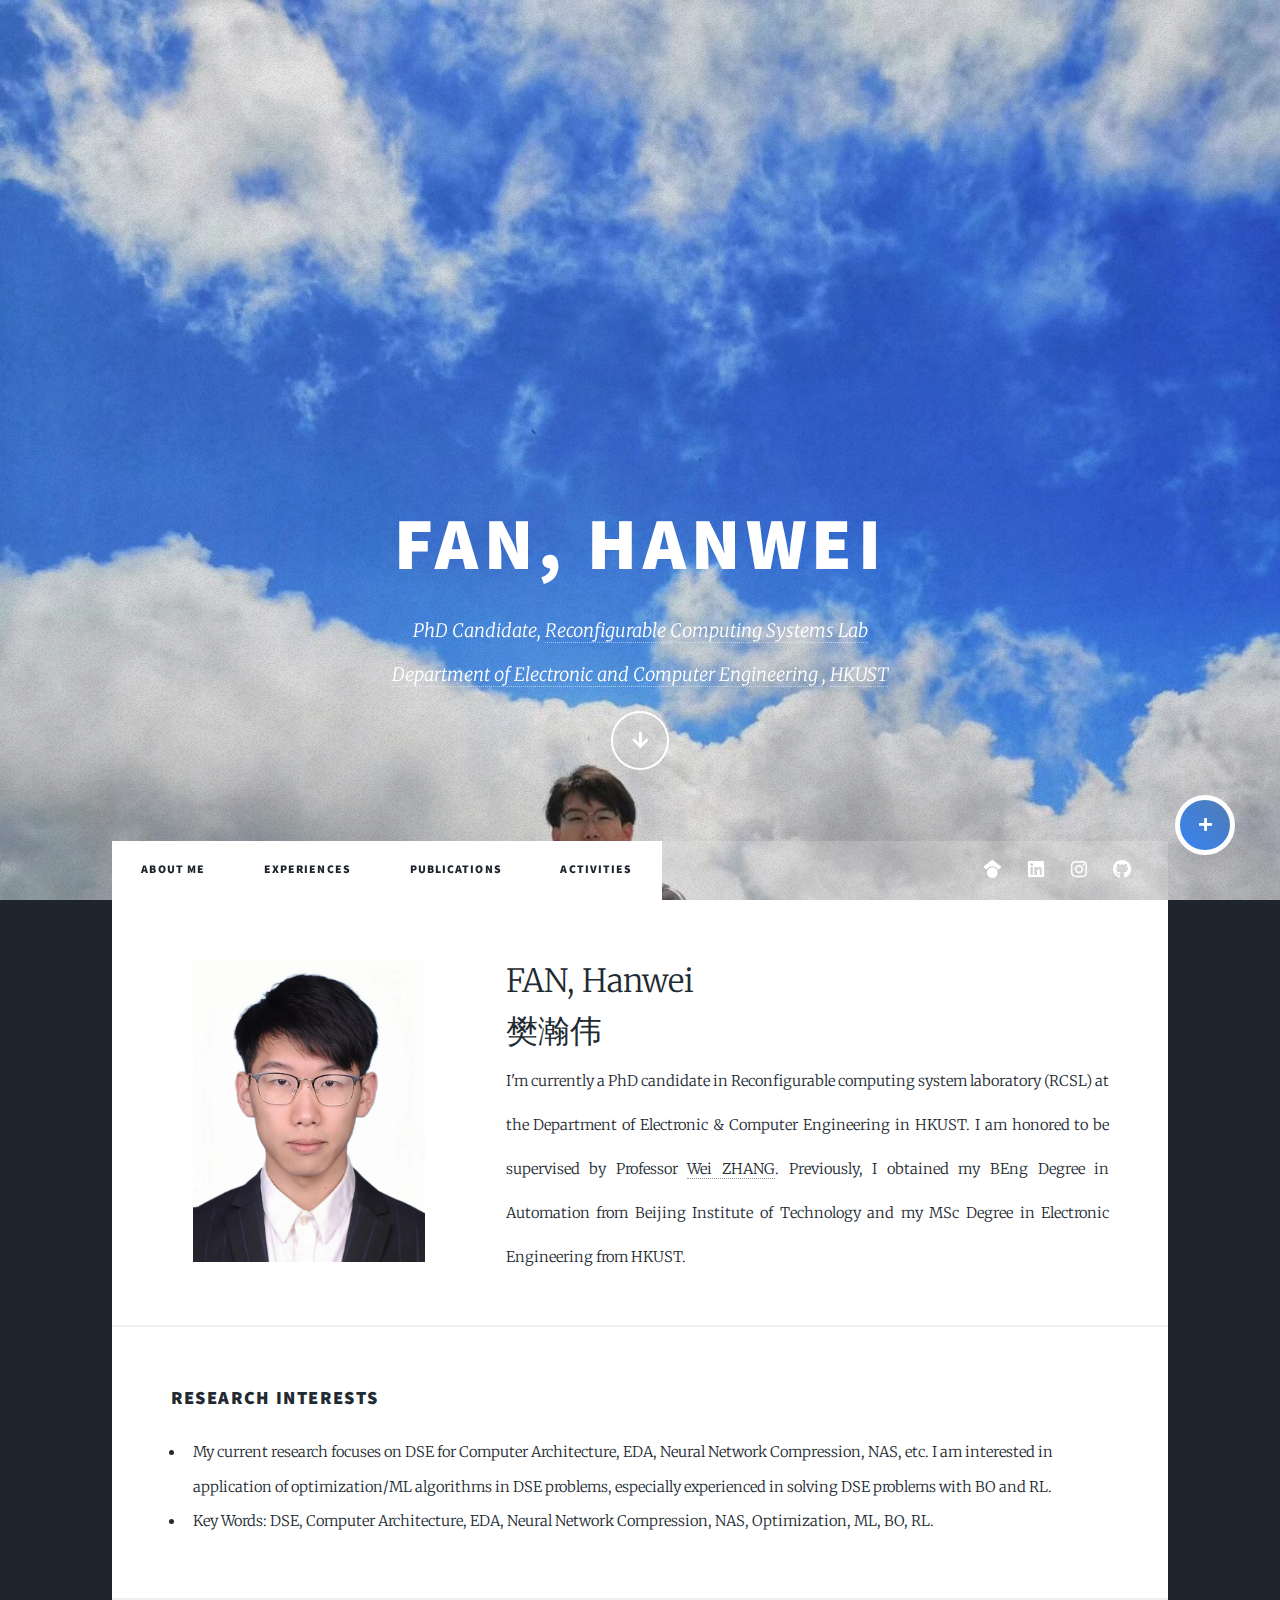
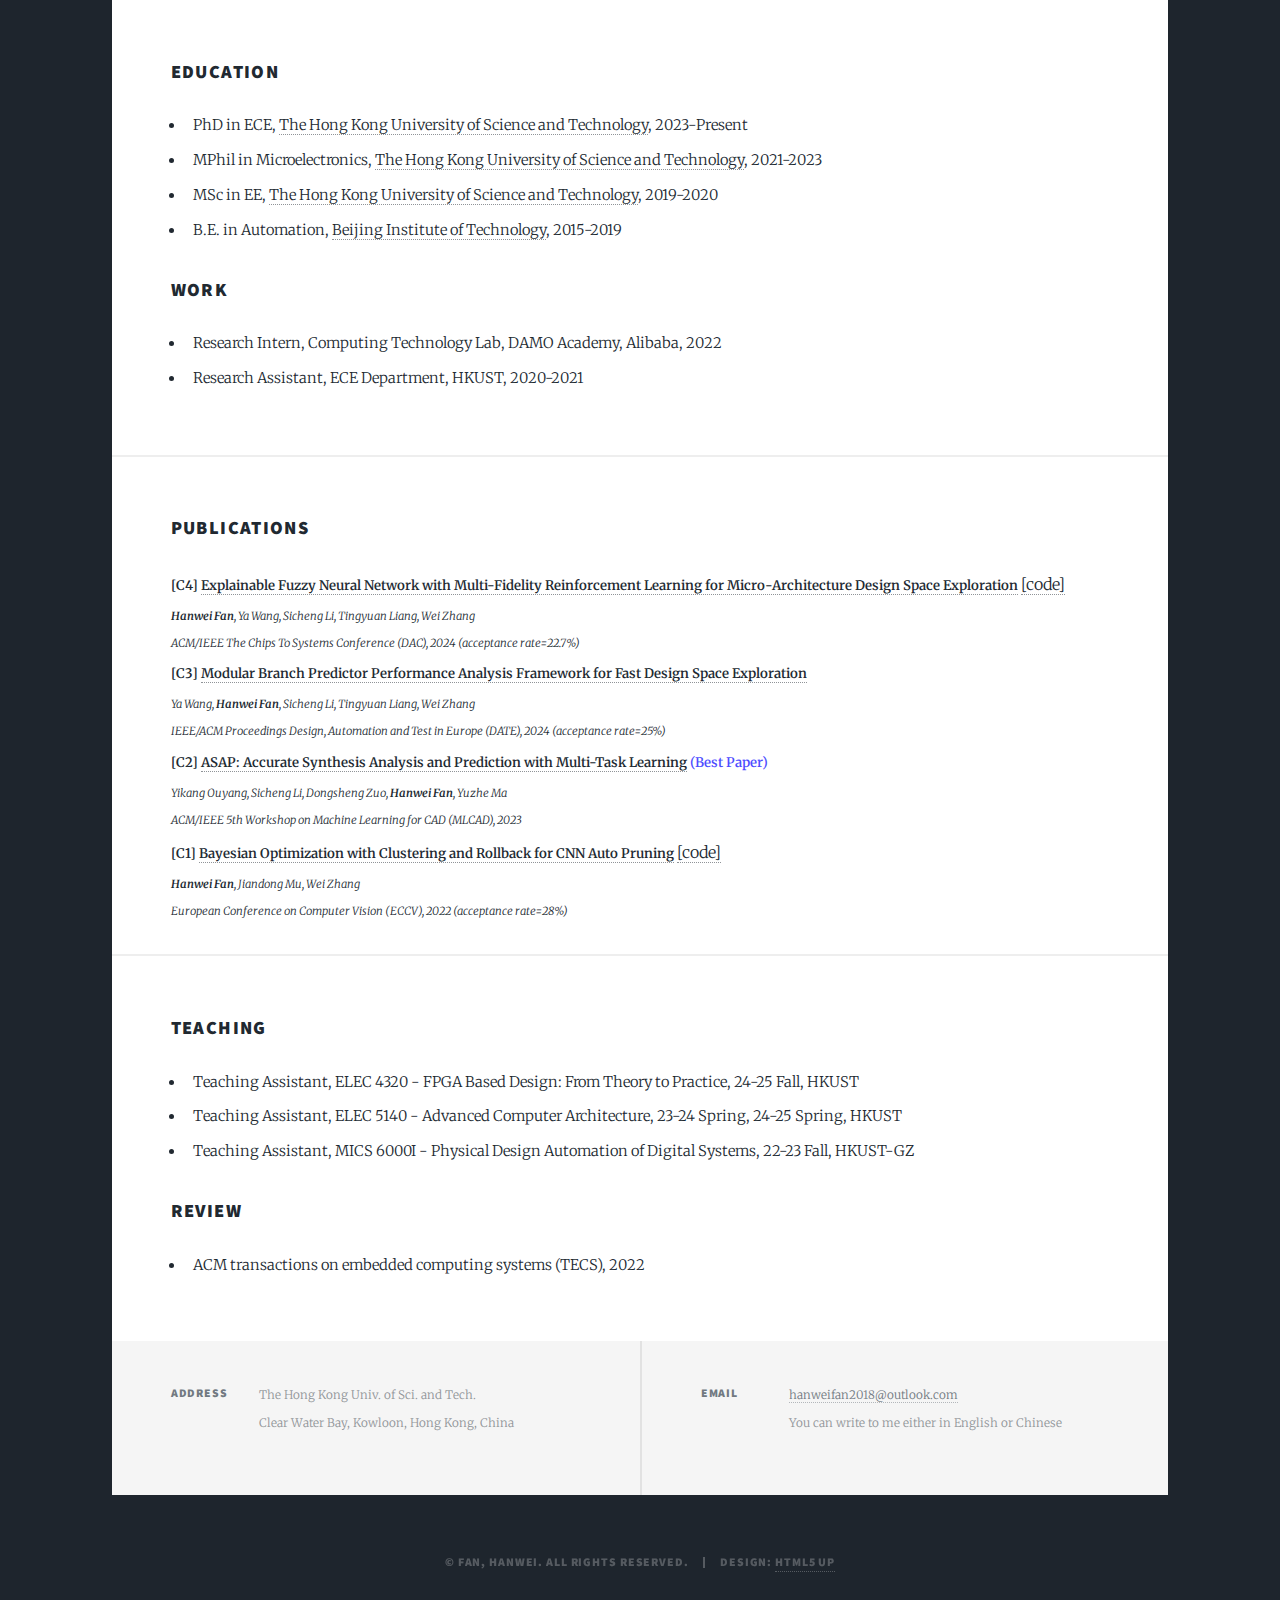
<file: index.html>
<!DOCTYPE HTML>
<!--
	Massively by HTML5 UP
	html5up.net | @ajlkn
	Free for personal and commercial use under the CCA 3.0 license (html5up.net/license)
-->
<html>
	<head>
		<title>FAN, Hanwei 樊瀚伟</title>
		<meta charset="utf-8" />
		<meta name="viewport" content="width=device-width, initial-scale=1, user-scalable=no" />
		<meta http-equiv="X-UA-Compatible" content="IE=edge,chrome=1">
		<link rel="stylesheet" href="assets/css/main.css" />
		<noscript><link rel="stylesheet" href="assets/css/noscript.css" /></noscript>
	</head>
	<body class="is-preload">

		<!-- Wrapper -->
			<div id="wrapper" class="fade-in">

				<!-- Intro -->
					<div id="intro">
						<h1>FAN, Hanwei</h1>
						<p>PhD Candidate, <a href="https://eeweiz.home.ece.ust.hk/index.html">Reconfigurable Computing Systems Lab</a><br />
						<a href="https://www.ece.ust.hk/">Department of Electronic and Computer Engineering </a>, <a href="https://www.ust.hk/zh-hans/home">HKUST</a><br />
						</p>
						<ul class="actions">
							<li><a href="#header" class="button icon solid solo fa-arrow-down scrolly">Continue</a></li>
						</ul>
					</div>

				<!-- Header -->
					<header id="header">
						<a href="CV.pdf" download="Hanwei Fan-CV.pdf" class="logo">Download My CV</a>
					</header>

				<!-- Nav -->
					<nav id="nav">
						<ul class="links">
							<li class="active"><a href="#main">About me</a></li>
							<li class="active"><a href="#Experiences">Experiences</a></li>
							<li class="active"><a href="#Publications">Publications</a></li>
							<li class="active"><a href="#Activities">Activities</a></li>

							<!--<li><a href="RH.html">Recent Highlights</a></li>
							<li><a href="Blog.html">Blog</a></li>-->
						</ul>
						<ul class="icons">
							<!-- <li><a href="https://scholar.google.com/citations?user=D8nS_YEAAAAJ" style="text-decoration: none;">
								<img src="images\google-scholar-brands.svg" alt="Google Scholar" style="width: 16px; height: auto; background: none;"></a></li> -->
							<li><a href="https://scholar.google.com/citations?user=D8nS_YEAAAAJ" class="icon brands fa-google-scholar"><span class="label"></span></a></li>
							<li><a href="https://www.linkedin.com/in/hanwei-fan-bb3b69192/" class="icon brands fa-linkedin"><span class="label">Linkedin</span></a></li>
							<li><a href="https://www.instagram.com/fan.hanwei/" class="icon brands fa-instagram"><span class="label">Instagram</span></a></li>
							<li><a href="https://github.com/fanhanwei" class="icon brands fa-github"><span class="label">GitHub</span></a></li>
						</ul>
					</nav>

				<!-- Main -->
					<div id="main">
						<!-- Lists -->
						<div class="row" style="margin-bottom:1px">
							<div class="col-4 col-12-small" style="margin-bottom:1px">
								<span class="image"><img style="width:80%; min-width:150px; max-width:400px;" src="images/Formal.jpg" alt="MyPhoto"></span>
							</div>
							<div class="col-8 col-12-small" style="margin-bottom:1px">
									<p style="line-height:300%;"><font size="6">FAN, Hanwei<br />樊瀚伟</font><br />
										I'm currently a PhD candidate in Reconfigurable computing system laboratory (RCSL) at the Department of Electronic &amp; Computer Engineering in HKUST.
										I am honored to be supervised by Professor <a href="https://facultyprofiles.hkust.edu.hk/profiles.php?profile=wei-zhang-eeweiz#researchinterest">Wei ZHANG</a>.
										Previously, I obtained my BEng Degree in Automation from Beijing Institute of Technology and my MSc Degree in Electronic Engineering from HKUST.
										</p>
							</div>
						</div>
						<div class="column">
							<h3>Research Interests</h3>
							<ul>
								<li>My current research focuses on DSE for Computer Architecture, EDA, Neural Network Compression, NAS, etc.
									I am interested in application of optimization/ML algorithms in DSE problems, especially experienced in solving DSE problems with BO and RL.
								</li>
								<li>Key Words: DSE, Computer Architecture, EDA, Neural Network Compression, NAS, Optimization, ML, BO, RL.</li>
							</ul>
						</div>

						<div class="column" id="Experiences">
							<h3>Education</h3>
							<ul class="alt">
								<li>PhD in ECE, <a href="https://www.ust.hk/zh-hans/home">The Hong Kong University of Science and Technology</a>, 2023-Present</li>
								<li>MPhil in Microelectronics, <a href="https://www.ust.hk/zh-hans/home">The Hong Kong University of Science and Technology</a>, 2021-2023</li>
								<li>MSc in EE, <a href="https://www.ust.hk/zh-hans/home">The Hong Kong University of Science and Technology</a>, 2019-2020</li>
								<li>B.E. in Automation, <a href="http://www.bit.edu.cn/">Beijing Institute of Technology</a>, 2015-2019</li>
							</ul>
							<h3>Work</h3>
							<ul class="alt">
								<li>Research Intern, Computing Technology Lab, DAMO Academy, Alibaba, 2022</li>
								<li>Research Assistant, ECE Department, HKUST, 2020-2021</li>
							</ul>
						</div>

						<div class="column" id="Publications">
							<h3>Publications</h3>

							<header>
								<strong>[C4] <a href="https://dl.acm.org/doi/10.1145/3649329.3657350">Explainable Fuzzy Neural Network with Multi-Fidelity Reinforcement Learning for Micro-Architecture Design Space Exploration</a></strong> <font size="3"><a href="https://github.com/fanhanwei/FNN_MFRL_ArchDSE">[code]</a></font> 
									<p><b>Hanwei Fan</b>, Ya Wang, Sicheng Li, Tingyuan Liang, Wei Zhang<br>
										ACM/IEEE The Chips To Systems Conference (DAC), 2024 (acceptance rate=22.7%)</p>
							</header>
							<header>
								<strong>[C3] <a href="https://ieeexplore.ieee.org/abstract/document/10546853">Modular Branch Predictor Performance Analysis Framework for Fast Design Space Exploration</a></strong>
									<p>Ya Wang, <b>Hanwei Fan</b>, Sicheng Li, Tingyuan Liang, Wei Zhang<br>
										IEEE/ACM Proceedings Design, Automation and Test in Europe (DATE), 2024 (acceptance rate=25%)</p>
							</header>
							<header>
								<strong>[C2] <a href="https://ieeexplore.ieee.org/document/10299840">ASAP: Accurate Synthesis Analysis and Prediction with Multi-Task Learning</a> <font color="#4D4DFF" >(Best Paper)</font></strong>
									<p>Yikang Ouyang, Sicheng Li, Dongsheng Zuo, <b>Hanwei Fan</b>, Yuzhe Ma<br>
										ACM/IEEE 5th Workshop on Machine Learning for CAD (MLCAD), 2023</p>
							</header>
							<header>
								<strong>[C1] <a href="https://www.ecva.net/papers/eccv_2022/papers_ECCV/html/4872_ECCV_2022_paper.php">Bayesian Optimization with Clustering and Rollback for CNN Auto Pruning</a></strong> <font size="3"><a href="https://github.com/fanhanwei/BOCR">[code]</a></font>
									<p><b>Hanwei Fan</b>, Jiandong Mu, Wei Zhang<br>
										European Conference on Computer Vision (ECCV), 2022 (acceptance rate=28%)</p>
							</header>
						</div>

						<div class="column" id="Activities">
							<h3>Teaching</h3>
							<ul>
								<li>Teaching Assistant, ELEC 4320 - FPGA Based Design: From Theory to Practice, 24-25 Fall, HKUST</li>
								<li>Teaching Assistant, ELEC 5140 - Advanced Computer Architecture, 23-24 Spring, 24-25 Spring, HKUST</li>
								<li>Teaching Assistant, MICS 6000I - Physical Design Automation of Digital Systems, 22-23 Fall, HKUST-GZ</li>
							</ul>
							<h3>Review</h3>
							<ul>
								<li>ACM transactions on embedded computing systems (TECS), 2022</li>
							</ul>
						</div>

					</div>
				
				<div class="floatingButtonWrap">
					<div class="floatingButtonInner">
						<a href="#" class="floatingButton">
							<i class="fa fa-plus icon-default"></i>
						</a>
						<ul class="floatingMenu">
							<li>
								<a href="#main">About me &nbsp; &nbsp; &nbsp;</a>
							</li>
							<li>
								<a href="#Experiences">Experiences&nbsp;</a>
							</li>
							<li>
								<a href="#Publications">Publications</a>
							</li>
							<li>
								<a href="#Activities">Activities &nbsp; &nbsp; &nbsp; &thinsp;</a>
							</li>
						</ul>
					</div>
				</div>
				<!-- Footer -->
					<footer id="footer">
						<section class="split contact">
							<section class="alt">
								<h3>Address</h3>
								<p>The Hong Kong Univ. of Sci. and Tech.<br />
								Clear Water Bay, Kowloon, Hong Kong, China </p>
							</section>
						</section>
						<section class="split contact">
							<section class="alt">
								<h3>Email</h3>
								<p><a href="MAILTO:hanweifan2018@outlook.com">hanweifan2018@outlook.com</a><br />
									You can write to me either in English or Chinese</p>
							</section>
						</section>
					</footer>

				<!-- Copyright -->
					<div id="copyright">
						<ul><li>&copy; FAN, Hanwei. All Rights Reserved.</li><li>Design: <a href="https://html5up.net">HTML5 UP</a></li></ul>
					</div>

			</div>

		<!-- Scripts -->
			<script src="assets/js/jquery.min.js"></script>
			<script src="assets/js/jquery.scrollex.min.js"></script>
			<script src="assets/js/jquery.scrolly.min.js"></script>
			<script src="assets/js/browser.min.js"></script>
			<script src="assets/js/breakpoints.min.js"></script>
			<script src="assets/js/util.js"></script>
			<script src="assets/js/main.js"></script>

	</body>
</html>
</file>
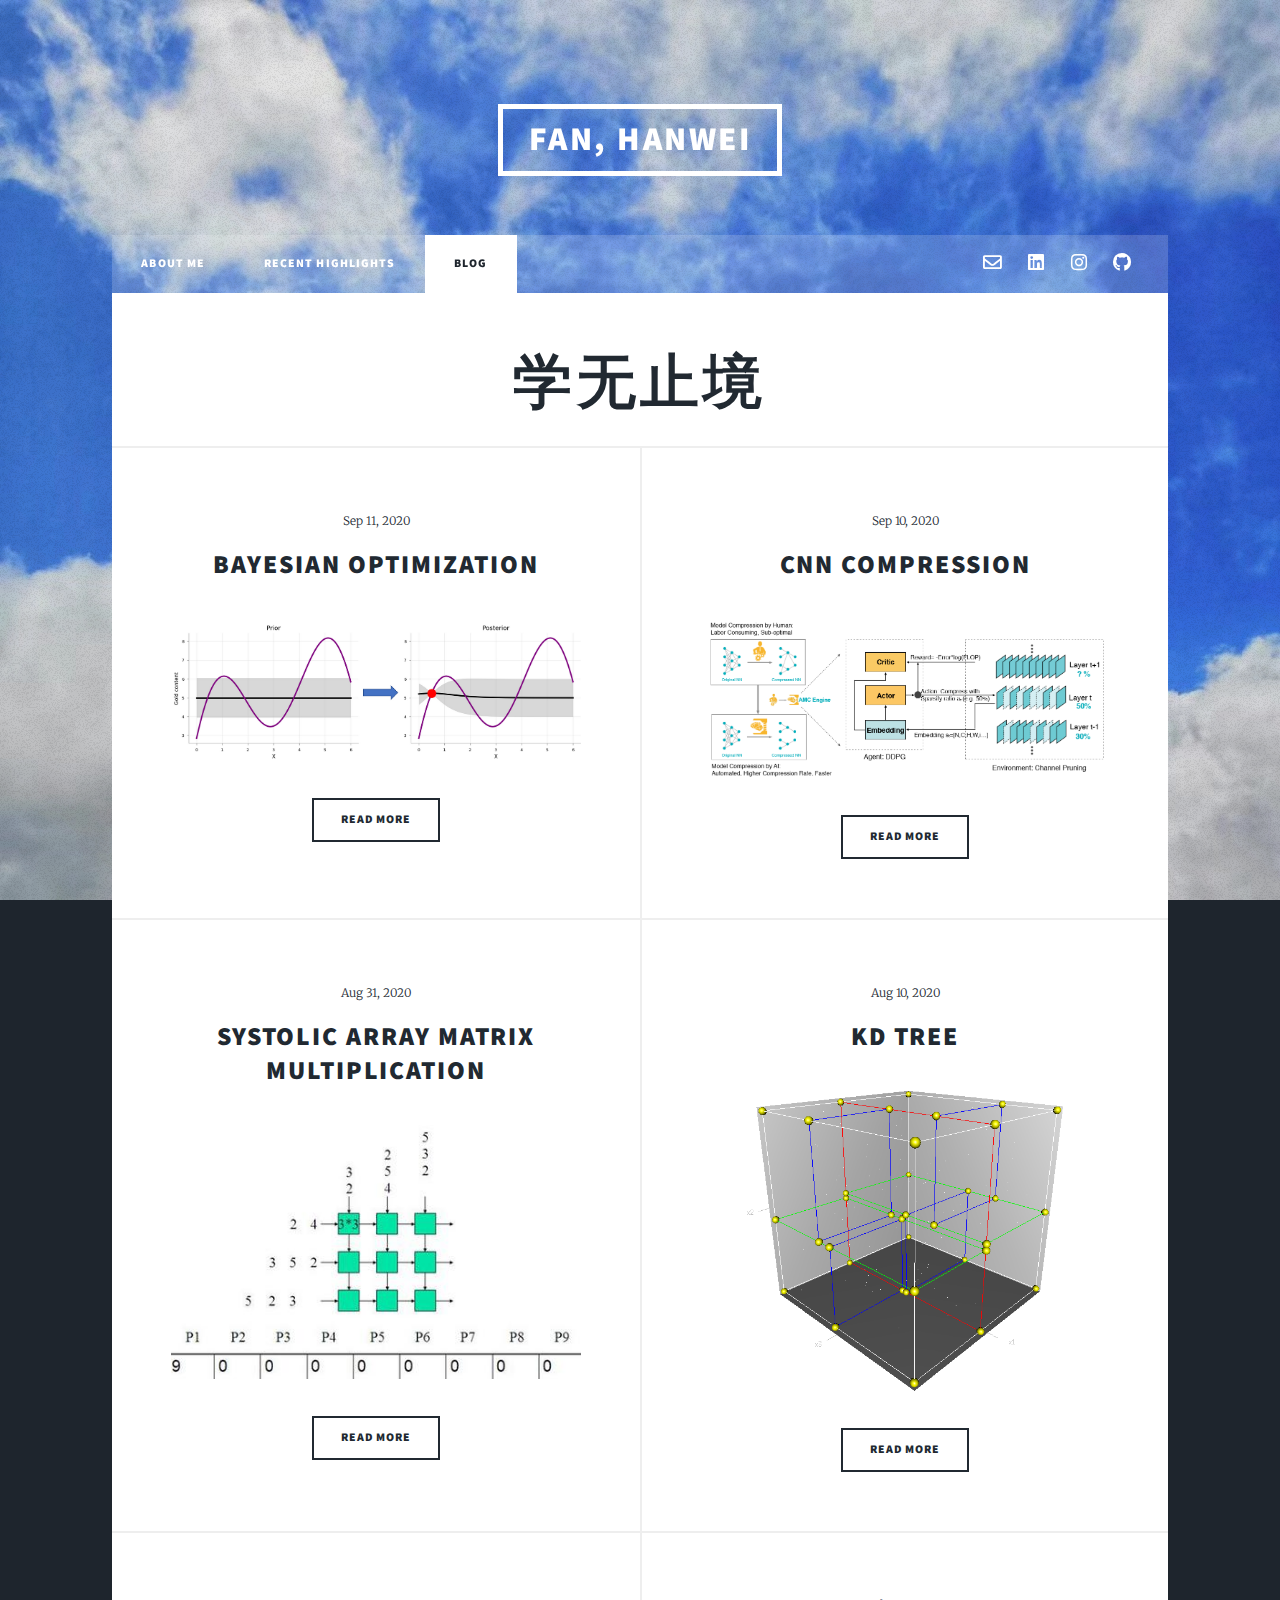
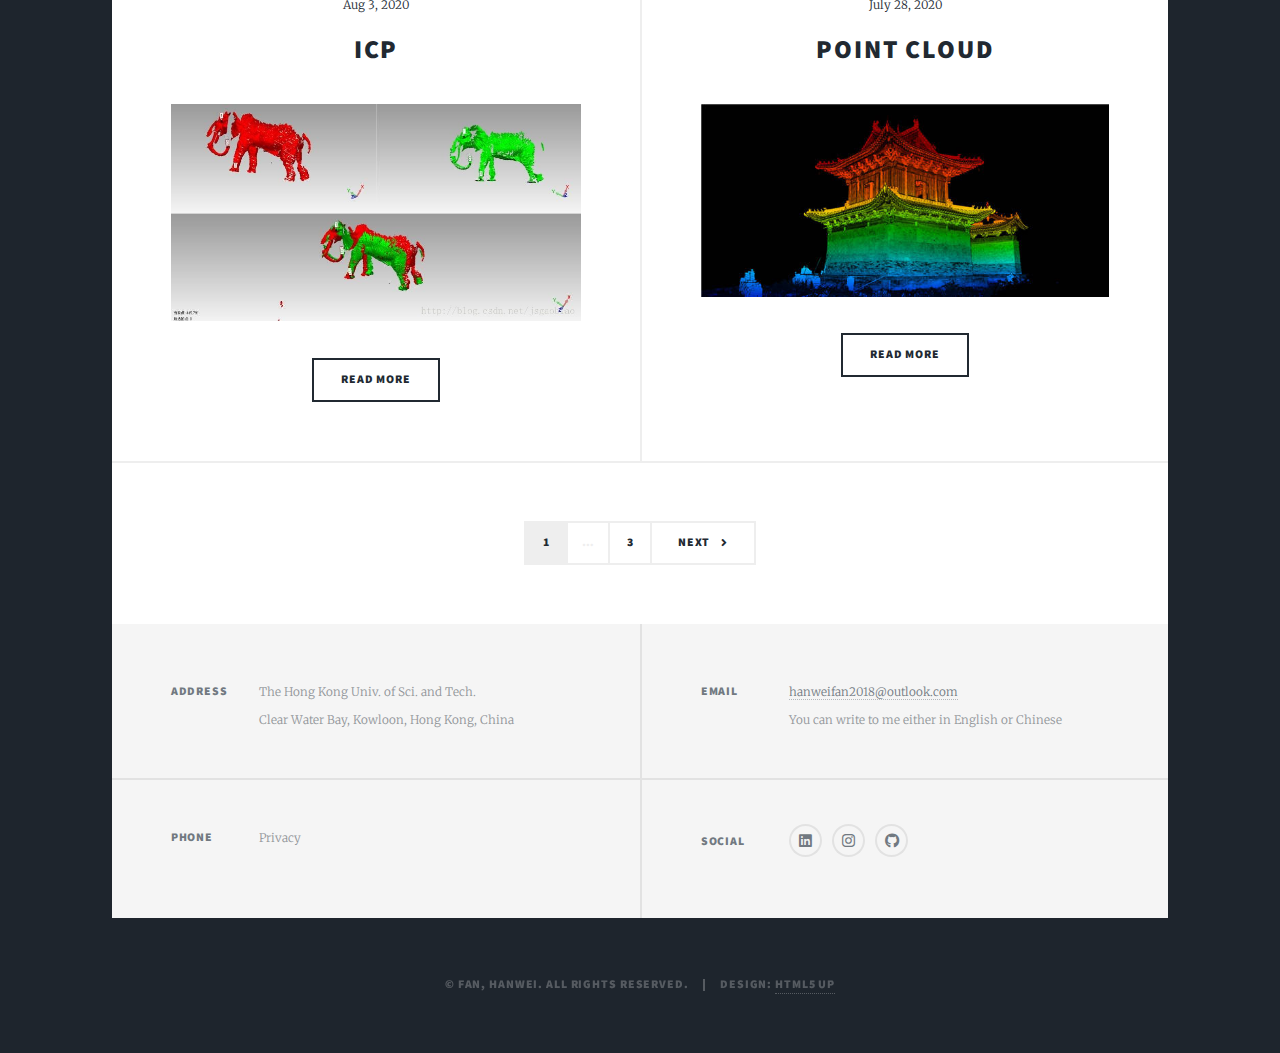
<file: Blog.html>
<!DOCTYPE HTML>
<!--
	Massively by HTML5 UP
	html5up.net | @ajlkn
	Free for personal and commercial use under the CCA 3.0 license (html5up.net/license)
-->
<html>
	<head>
		<title>FAN, Hanwei 樊瀚伟 Blog</title>
		<meta charset="utf-8" />
		<meta name="viewport" content="width=device-width, initial-scale=1, user-scalable=no" />
		<link rel="stylesheet" href="assets/css/main.css" />
		<noscript><link rel="stylesheet" href="assets/css/noscript.css" /></noscript>
	</head>
	<body class="is-preload">

		<!-- Wrapper -->
			<div id="wrapper">

				<!-- Header -->
					<header id="header">
						<a href="index.html" class="logo">FAN, Hanwei</a>
					</header>

				<!-- Nav -->
					<nav id="nav">
						<ul class="links">
							<li><a href="index.html">About me</a></li>
							<li><a href="RH.html">Recent Highlights</a></li>
							<li class="active"><a href="Blog.html">Blog</a></li>
						</ul>
						<ul class="icons">
							<li><a href="MAILTO:hanweifan2018@outlook.com" class="icon regular fa-envelope"><span class="label">E-Mail</span></a></li>
							<li><a href="https://www.linkedin.com/in/hanwei-fan-bb3b69192/" class="icon brands fa-linkedin"><span class="label">Linkdin</span></a></li>
							<li><a href="https://www.instagram.com/fan.hanwei/" class="icon brands fa-instagram"><span class="label">Instagram</span></a></li>
							<li><a href="https://github.com/fanhanwei" class="icon brands fa-github"><span class="label">GitHub</span></a></li>
						</ul>
					</nav>

				<!-- Main -->
					<div id="main">
						<!-- Header -->
								<header class="major">
									<h1>学无止境</h1>
								</header>
		
						<!-- Posts -->
							<section class="posts">

								<article>
									<header>
										<span class="date">Sep 11, 2020</span>
										<h2><a href="./blogarticles/BayesianOptimization.html">Bayesian Optimization</a></h2>
									</header>
									<a href="./blogarticles/BayesianOptimization.html" class="image set"><img src="blogimages/b_o.png" alt="" /></a>
									<ul class="actions special">
										<li><a href="./blogarticles/BayesianOptimization.html" class="button">Read More</a></li>
									</ul>
								</article>
								
								<article>
									<header>
										<span class="date">Sep 10, 2020</span>
										<h2><a href="./blogarticles/CNN_compression.html">CNN compression</a></h2>
									</header>
									<a href="./blogarticles/CNN_compression.html" class="image set"><img src="blogimages/CNN_CP.png" alt="" /></a>
									<ul class="actions special">
										<li><a href="./blogarticles/CNN_compression.html" class="button">Read More</a></li>
									</ul>
								</article>
								
								<article>
									<header>
										<span class="date">Aug 31, 2020</span>
										<h2><a href="./blogarticles/SAMM.html">Systolic Array Matrix Multiplication</a></h2>
									</header>
									<a href="./blogarticles/SAMM.html" class="image set"><img src="blogimages/SystolicArray.jpg" alt="" /></a>
									<ul class="actions special">
										<li><a href="./blogarticles/SAMM.html" class="button">Read More</a></li>
									</ul>
								</article>
								
								<article>
									<header>
										<span class="date">Aug 10, 2020</span>
										<h2><a href="./blogarticles/kd.html">KD Tree</a></h2>
									</header>
									<a href="./blogarticles/kd.html" class="image set"><img src="blogimages/kd.png" alt="" /></a>
									<ul class="actions special">
										<li><a href="./blogarticles/kd.html" class="button">Read More</a></li>
									</ul>
								</article>
								
								<article>
									<header>
										<span class="date">Aug 3, 2020</span>
										<h2><a href="./blogarticles/icp.html">ICP</a></h2>
									</header>
									<a href="./blogarticles/icp.html" class="image set"><img src="blogimages/icp.jfif" alt="" /></a>
									<ul class="actions special">
										<li><a href="./blogarticles/icp.html" class="button">Read More</a></li>
									</ul>
								</article>
								
								<article>
									<header>
										<span class="date">July 28, 2020</span>
										<h2><a href="./blogarticles/pointcloud.html">Point Cloud</a></h2>
									</header>
									<a href="./blogarticles/pointcloud.html" class="image set"><img src="blogimages/pointcloud.jpg" alt="" /></a>
									<ul class="actions special">
										<li><a href="./blogarticles/pointcloud.html" class="button">Read More</a></li>
									</ul>
								</article>
							</section>

								<!-- Footer -->
									<footer>
										<div class="pagination">
											<!--<a href="#" class="previous">Prev</a>-->
											<a href="#" class="page active">1</a>
											<span class="extra">&hellip;</span>
											<a href="#" class="page">3</a>
											<a href="#" class="next">Next</a>
										</div>
									</footer>

					</div>

				<!-- Footer -->
					<footer id="footer">
						<section class="split contact">
							<section class="alt">
								<h3>Address</h3>
								<p>The Hong Kong Univ. of Sci. and Tech.<br />
								Clear Water Bay, Kowloon, Hong Kong, China </p>
							</section>
							<section>
								<h3>Phone</h3>
								<p>Privacy</p>
							</section>
						</section>
						<section class="split contact">
							<section class="alt">
								<h3>Email</h3>
								<p><a href="MAILTO:hanweifan2018@outlook.com">hanweifan2018@outlook.com</a><br />
									You can write to me either in English or Chinese</p>
							</section>
							<section>
								<h3>Social</h3>
								<ul class="icons alt">
									<li><a href="https://www.linkedin.com/in/hanwei-fan-bb3b69192/" class="icon brands fa-linkedin"><span class="label">Linkdin</span></a></li>
									<li><a href="https://www.instagram.com/fan.hanwei/" class="icon brands fa-instagram"><span class="label">Instagram</span></a></li>
									<li><a href="https://github.com/fanhanwei" class="icon brands fa-github"><span class="label">GitHub</span></a></li>
								</ul>
							</section>
						</section>
					</footer>

				<!-- Copyright -->
					<div id="copyright">
						<ul><li>&copy; FAN, Hanwei. All Rights Reserved.</li><li>Design: <a href="https://html5up.net">HTML5 UP</a></li></ul>
					</div>

			</div>

		<!-- Scripts -->
			<script src="assets/js/jquery.min.js"></script>
			<script src="assets/js/jquery.scrollex.min.js"></script>
			<script src="assets/js/jquery.scrolly.min.js"></script>
			<script src="assets/js/browser.min.js"></script>
			<script src="assets/js/breakpoints.min.js"></script>
			<script src="assets/js/util.js"></script>
			<script src="assets/js/main.js"></script>

	</body>
</html>
</file>
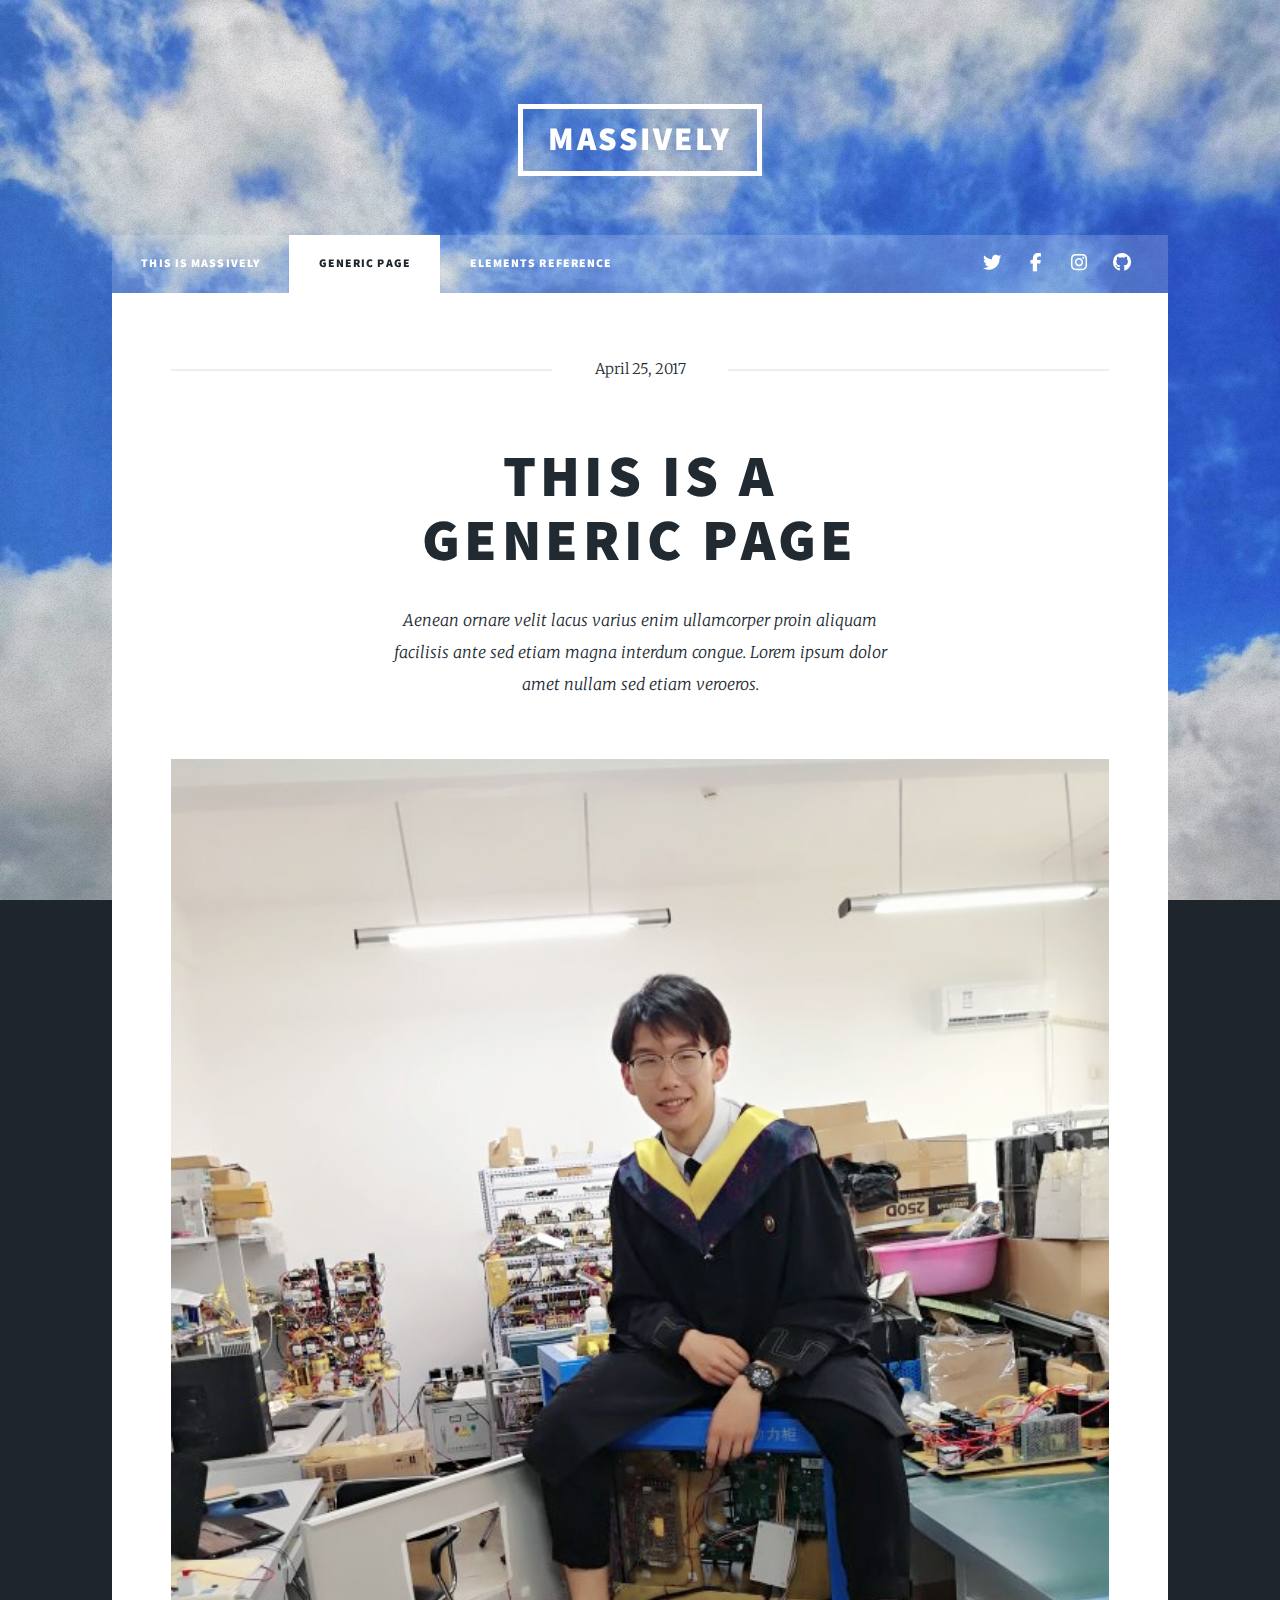
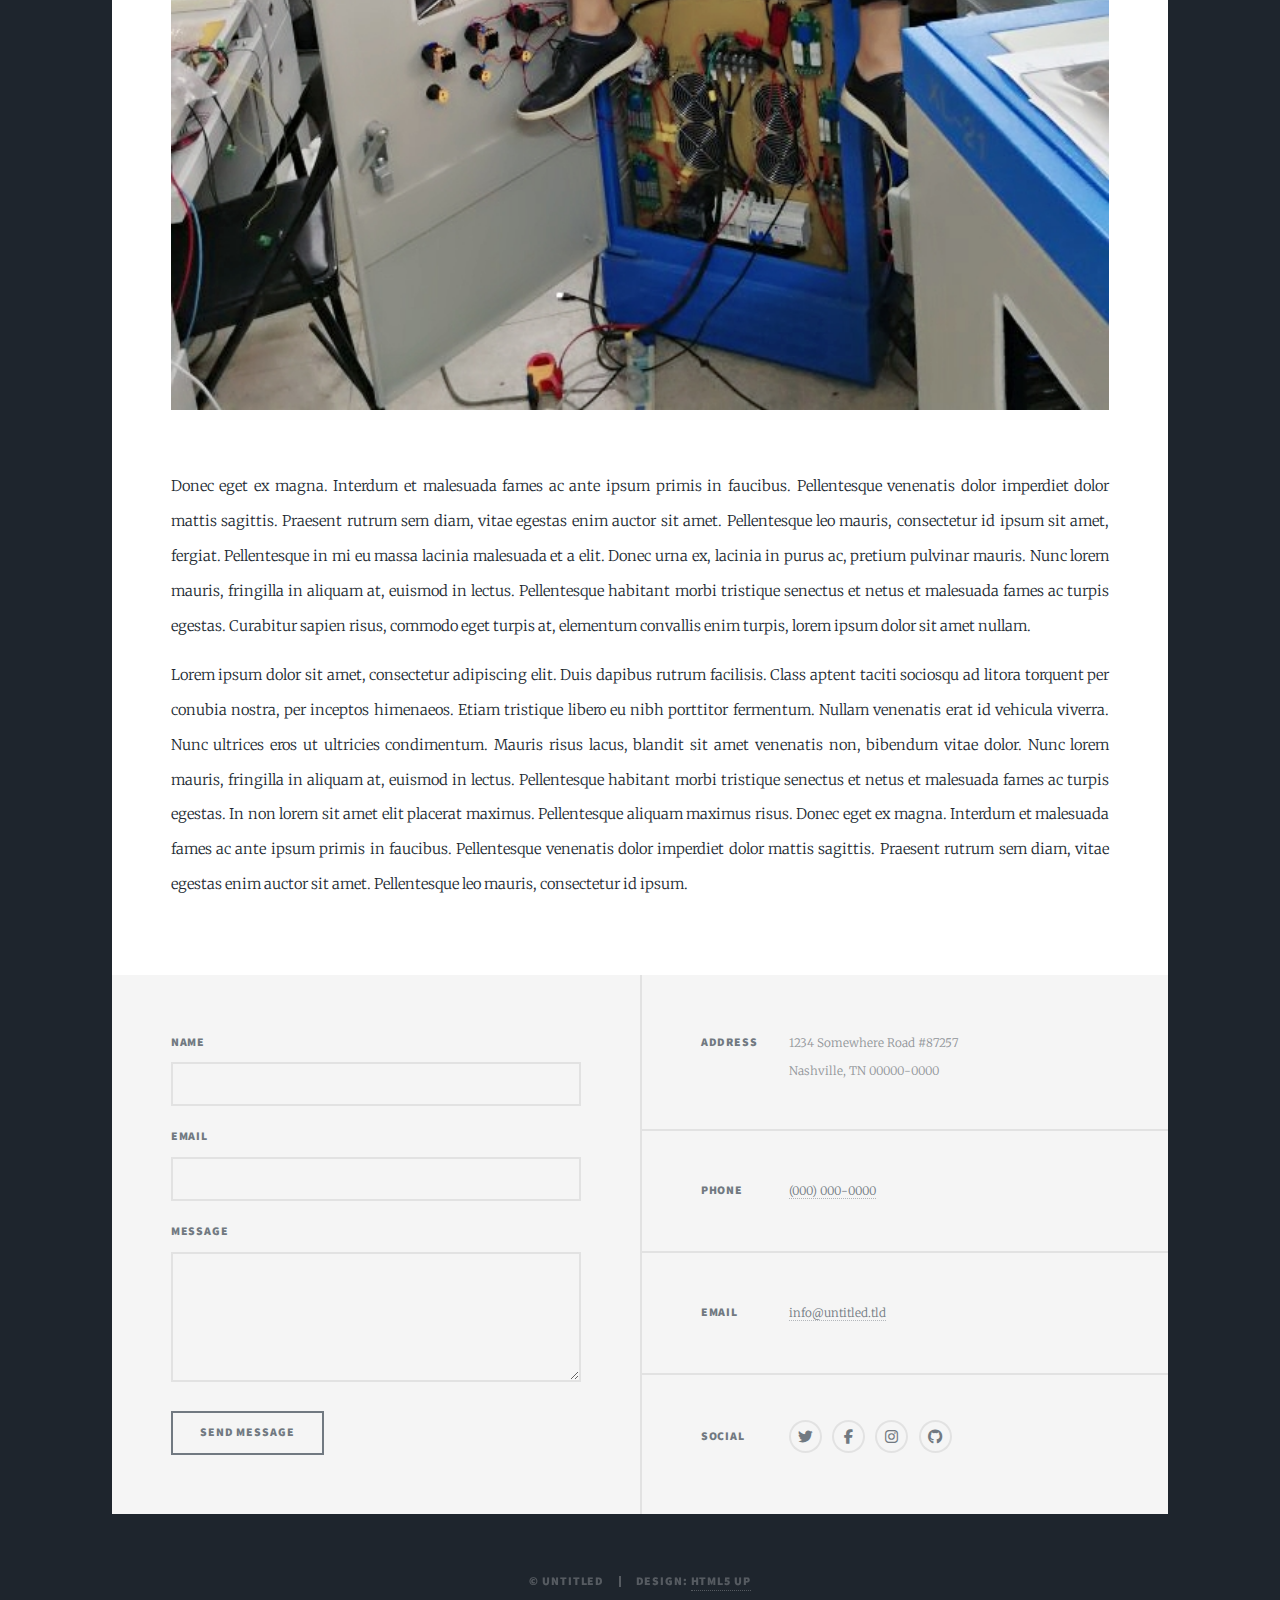
<file: generic.html>
<!DOCTYPE HTML>
<!--
	Massively by HTML5 UP
	html5up.net | @ajlkn
	Free for personal and commercial use under the CCA 3.0 license (html5up.net/license)
-->
<html>
	<head>
		<title>Generic Page - Massively by HTML5 UP</title>
		<meta charset="utf-8" />
		<meta name="viewport" content="width=device-width, initial-scale=1, user-scalable=no" />
		<link rel="stylesheet" href="assets/css/main.css" />
		<noscript><link rel="stylesheet" href="assets/css/noscript.css" /></noscript>
	</head>
	<body class="is-preload">

		<!-- Wrapper -->
			<div id="wrapper">

				<!-- Header -->
					<header id="header">
						<a href="index.html" class="logo">Massively</a>
					</header>

				<!-- Nav -->
					<nav id="nav">
						<ul class="links">
							<li><a href="index.html">This is Massively</a></li>
							<li class="active"><a href="generic.html">Generic Page</a></li>
							<li><a href="elements.html">Elements Reference</a></li>
						</ul>
						<ul class="icons">
							<li><a href="#" class="icon brands fa-twitter"><span class="label">Twitter</span></a></li>
							<li><a href="#" class="icon brands fa-facebook-f"><span class="label">Facebook</span></a></li>
							<li><a href="#" class="icon brands fa-instagram"><span class="label">Instagram</span></a></li>
							<li><a href="#" class="icon brands fa-github"><span class="label">GitHub</span></a></li>
						</ul>
					</nav>

				<!-- Main -->
					<div id="main">

						<!-- Post -->
							<section class="post">
								<header class="major">
									<span class="date">April 25, 2017</span>
									<h1>This is a<br />
									Generic Page</h1>
									<p>Aenean ornare velit lacus varius enim ullamcorper proin aliquam<br />
									facilisis ante sed etiam magna interdum congue. Lorem ipsum dolor<br />
									amet nullam sed etiam veroeros.</p>
								</header>
								<div class="image main"><img src="images/pic01.jpg" alt="" /></div>
								<p>Donec eget ex magna. Interdum et malesuada fames ac ante ipsum primis in faucibus. Pellentesque venenatis dolor imperdiet dolor mattis sagittis. Praesent rutrum sem diam, vitae egestas enim auctor sit amet. Pellentesque leo mauris, consectetur id ipsum sit amet, fergiat. Pellentesque in mi eu massa lacinia malesuada et a elit. Donec urna ex, lacinia in purus ac, pretium pulvinar mauris. Nunc lorem mauris, fringilla in aliquam at, euismod in lectus. Pellentesque habitant morbi tristique senectus et netus et malesuada fames ac turpis egestas. Curabitur sapien risus, commodo eget turpis at, elementum convallis enim turpis, lorem ipsum dolor sit amet nullam.</p>
								<p>Lorem ipsum dolor sit amet, consectetur adipiscing elit. Duis dapibus rutrum facilisis. Class aptent taciti sociosqu ad litora torquent per conubia nostra, per inceptos himenaeos. Etiam tristique libero eu nibh porttitor fermentum. Nullam venenatis erat id vehicula viverra. Nunc ultrices eros ut ultricies condimentum. Mauris risus lacus, blandit sit amet venenatis non, bibendum vitae dolor. Nunc lorem mauris, fringilla in aliquam at, euismod in lectus. Pellentesque habitant morbi tristique senectus et netus et malesuada fames ac turpis egestas. In non lorem sit amet elit placerat maximus. Pellentesque aliquam maximus risus. Donec eget ex magna. Interdum et malesuada fames ac ante ipsum primis in faucibus. Pellentesque venenatis dolor imperdiet dolor mattis sagittis. Praesent rutrum sem diam, vitae egestas enim auctor sit amet. Pellentesque leo mauris, consectetur id ipsum.</p>
							</section>

					</div>

				<!-- Footer -->
					<footer id="footer">
						<section>
							<form method="post" action="#">
								<div class="fields">
									<div class="field">
										<label for="name">Name</label>
										<input type="text" name="name" id="name" />
									</div>
									<div class="field">
										<label for="email">Email</label>
										<input type="text" name="email" id="email" />
									</div>
									<div class="field">
										<label for="message">Message</label>
										<textarea name="message" id="message" rows="3"></textarea>
									</div>
								</div>
								<ul class="actions">
									<li><input type="submit" value="Send Message" /></li>
								</ul>
							</form>
						</section>
						<section class="split contact">
							<section class="alt">
								<h3>Address</h3>
								<p>1234 Somewhere Road #87257<br />
								Nashville, TN 00000-0000</p>
							</section>
							<section>
								<h3>Phone</h3>
								<p><a href="#">(000) 000-0000</a></p>
							</section>
							<section>
								<h3>Email</h3>
								<p><a href="#">info@untitled.tld</a></p>
							</section>
							<section>
								<h3>Social</h3>
								<ul class="icons alt">
									<li><a href="#" class="icon brands alt fa-twitter"><span class="label">Twitter</span></a></li>
									<li><a href="#" class="icon brands alt fa-facebook-f"><span class="label">Facebook</span></a></li>
									<li><a href="#" class="icon brands alt fa-instagram"><span class="label">Instagram</span></a></li>
									<li><a href="#" class="icon brands alt fa-github"><span class="label">GitHub</span></a></li>
								</ul>
							</section>
						</section>
					</footer>

				<!-- Copyright -->
					<div id="copyright">
						<ul><li>&copy; Untitled</li><li>Design: <a href="https://html5up.net">HTML5 UP</a></li></ul>
					</div>

			</div>

		<!-- Scripts -->
			<script src="assets/js/jquery.min.js"></script>
			<script src="assets/js/jquery.scrollex.min.js"></script>
			<script src="assets/js/jquery.scrolly.min.js"></script>
			<script src="assets/js/browser.min.js"></script>
			<script src="assets/js/breakpoints.min.js"></script>
			<script src="assets/js/util.js"></script>
			<script src="assets/js/main.js"></script>

	</body>
</html>
</file>
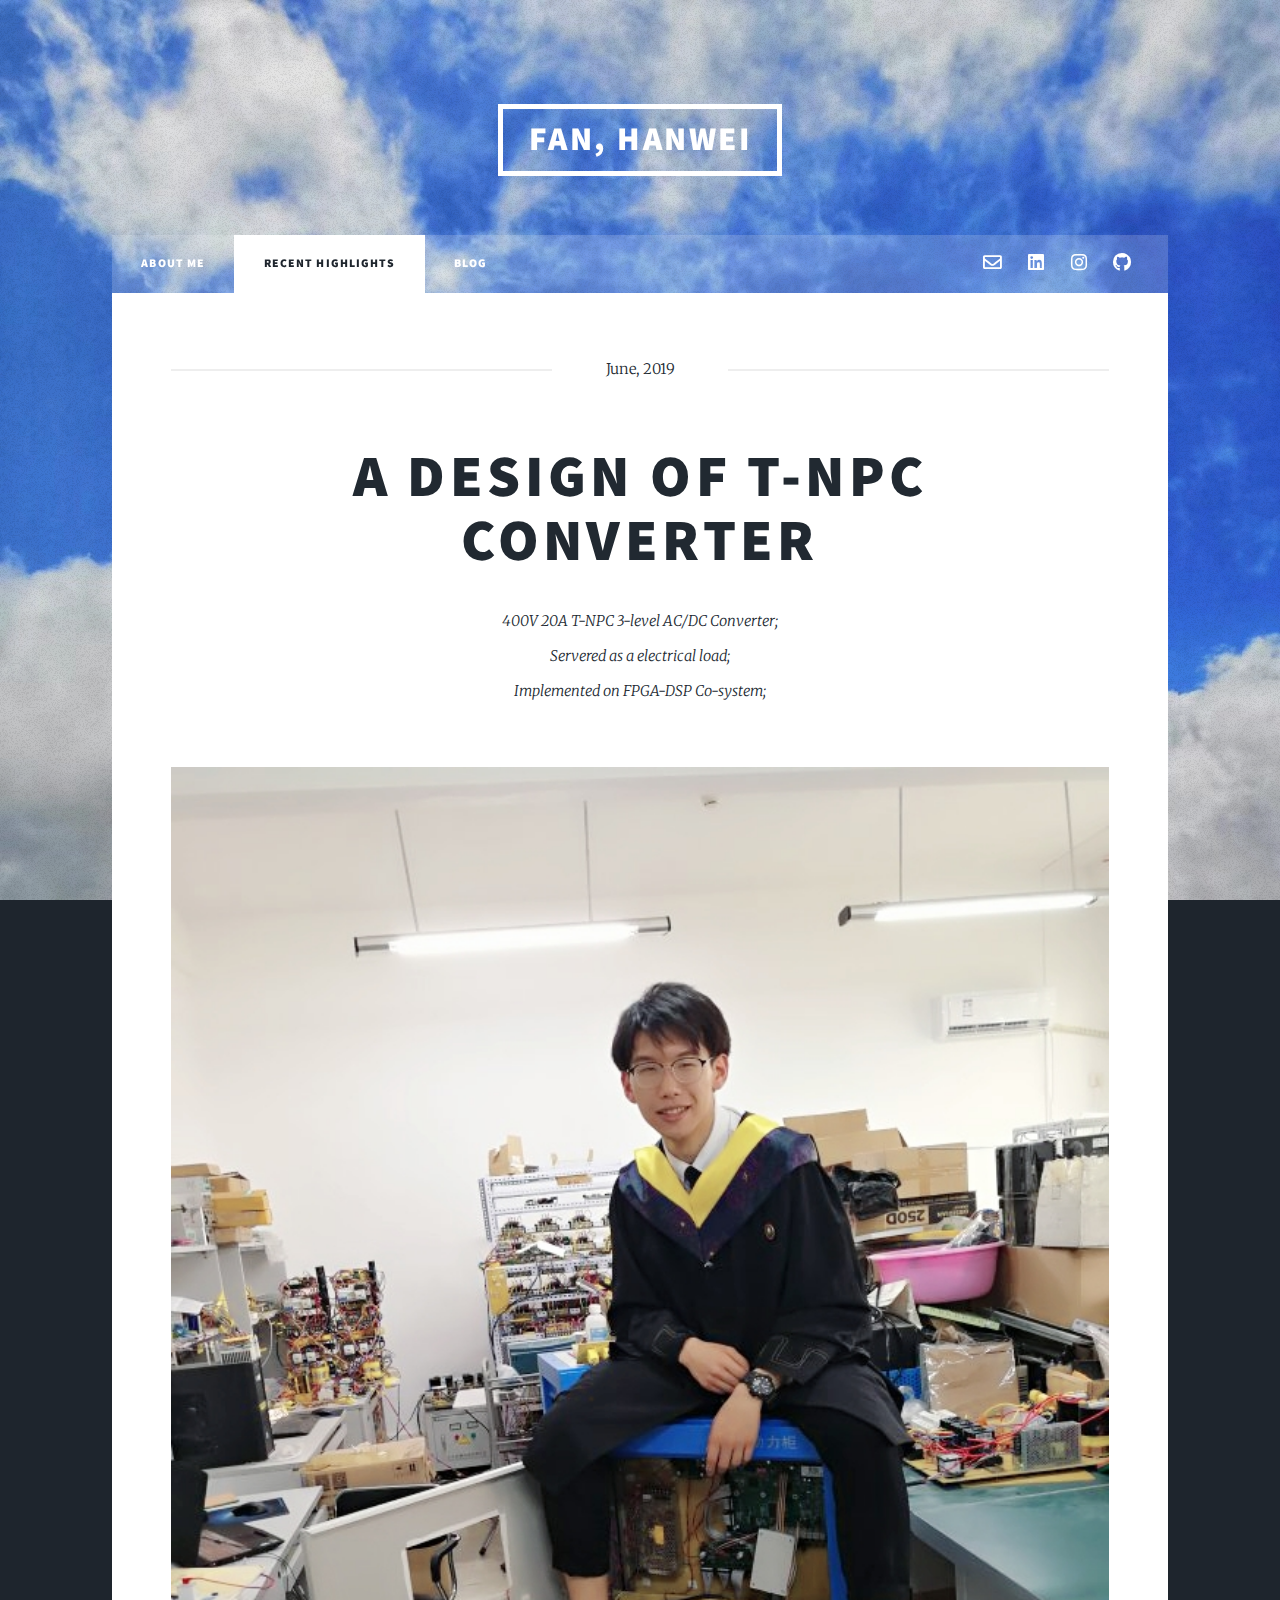
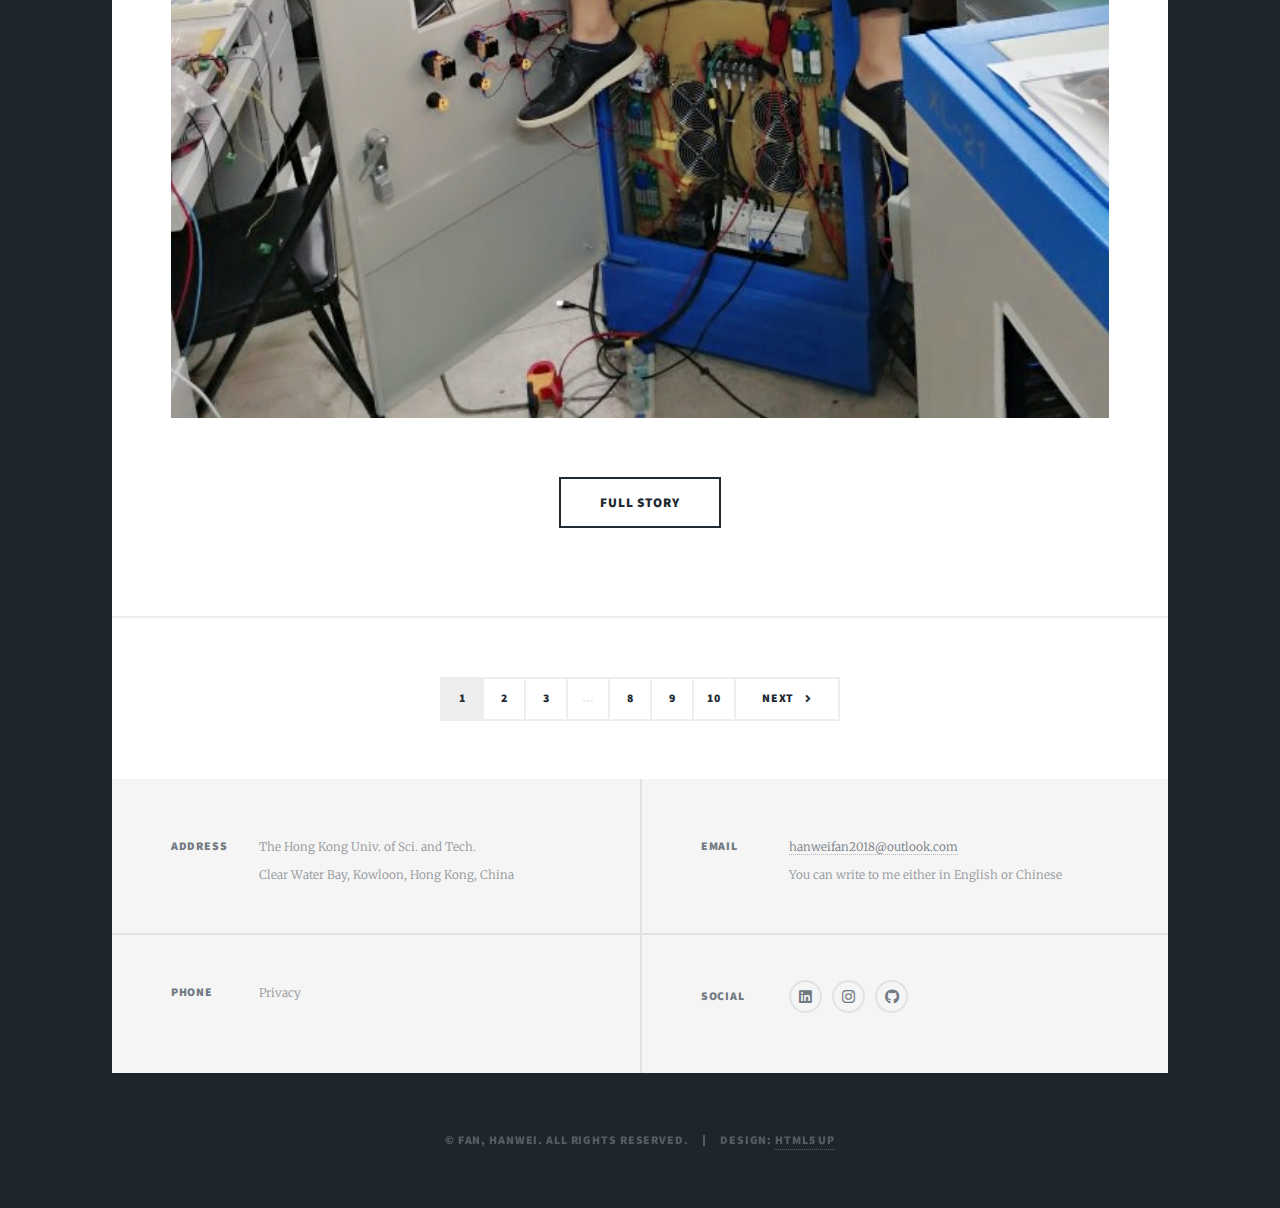
<file: RH.html>
<!DOCTYPE HTML>
<!--
	Massively by HTML5 UP
	html5up.net | @ajlkn
	Free for personal and commercial use under the CCA 3.0 license (html5up.net/license)
-->
<html>
	<head>
		<title>FAN, Hanwei 樊瀚伟 Recent Highlights</title>
		<meta charset="utf-8" />
		<meta name="viewport" content="width=device-width, initial-scale=1, user-scalable=no" />
		<link rel="stylesheet" href="assets/css/main.css" />
		<noscript><link rel="stylesheet" href="assets/css/noscript.css" /></noscript>
	</head>
	<body class="is-preload">

		<!-- Wrapper -->
			<div id="wrapper">

				<!-- Header -->
					<header id="header">
						<a href="index.html" class="logo">FAN, Hanwei</a>
					</header>

				<!-- Nav -->
					<nav id="nav">
						<ul class="links">
							<li><a href="index.html">About me</a></li>
							<li class="active"><a href="RH.html">Recent Highlights</a></li>
							<li><a href="Blog.html">Blog</a></li>
						</ul>
						<ul class="icons">
							<li><a href="MAILTO:hanweifan2018@outlook.com" class="icon regular fa-envelope"><span class="label">E-Mail</span></a></li>
							<li><a href="https://www.linkedin.com/in/hanwei-fan-bb3b69192/" class="icon brands fa-linkedin"><span class="label">Linkdin</span></a></li>
							<li><a href="https://www.instagram.com/fan.hanwei/" class="icon brands fa-instagram"><span class="label">Instagram</span></a></li>
							<li><a href="https://github.com/fanhanwei" class="icon brands fa-github"><span class="label">GitHub</span></a></li>
						</ul>
					</nav>

					<!-- Main -->
					<div id="main">

						<!-- Featured Post -->
							<article class="post featured">
								<header class="major">
									<span class="date">June, 2019</span>
									<h2><a href="#">A Design of T-NPC Converter</a></h2>
									<p>400V 20A T-NPC 3-level AC/DC Converter;<br />
									Servered as a electrical load;<br />
									Implemented on FPGA-DSP Co-system;</p>
								</header>
								<a href="#" class="image main"><img src="images/pic01.jpg" alt="" /></a>
								<ul class="actions special">
									<li><a href="#" class="button large">Full Story</a></li>
								</ul>
							</article>

												<!-- Footer -->
							<footer>
								<div class="pagination">
									<!--<a href="#" class="previous">Prev</a>-->
									<a href="#" class="page active">1</a>
									<a href="#" class="page">2</a>
									<a href="#" class="page">3</a>
									<span class="extra">&hellip;</span>
									<a href="#" class="page">8</a>
									<a href="#" class="page">9</a>
									<a href="#" class="page">10</a>
									<a href="#" class="next">Next</a>
								</div>
							</footer>

					</div>		
						
				<!-- Footer -->
					<footer id="footer">
						<section class="split contact">
							<section class="alt">
								<h3>Address</h3>
								<p>The Hong Kong Univ. of Sci. and Tech.<br />
								Clear Water Bay, Kowloon, Hong Kong, China </p>
							</section>
							<section>
								<h3>Phone</h3>
								<p>Privacy</p>
							</section>
						</section>
						<section class="split contact">
							<section class="alt">
								<h3>Email</h3>
								<p><a href="MAILTO:hanweifan2018@outlook.com">hanweifan2018@outlook.com</a><br />
									You can write to me either in English or Chinese</p>
							</section>
							<section>
								<h3>Social</h3>
								<ul class="icons alt">
									<li><a href="https://www.linkedin.com/in/hanwei-fan-bb3b69192/" class="icon brands fa-linkedin"><span class="label">Linkdin</span></a></li>
									<li><a href="https://www.instagram.com/fan.hanwei/" class="icon brands fa-instagram"><span class="label">Instagram</span></a></li>
									<li><a href="https://github.com/fanhanwei" class="icon brands fa-github"><span class="label">GitHub</span></a></li>
								</ul>
							</section>
						</section>
					</footer>

				<!-- Copyright -->
					<div id="copyright">
						<ul><li>&copy; FAN, Hanwei. All Rights Reserved.</li><li>Design: <a href="https://html5up.net">HTML5 UP</a></li></ul>
					</div>

			</div>

		<!-- Scripts -->
			<script src="assets/js/jquery.min.js"></script>
			<script src="assets/js/jquery.scrollex.min.js"></script>
			<script src="assets/js/jquery.scrolly.min.js"></script>
			<script src="assets/js/browser.min.js"></script>
			<script src="assets/js/breakpoints.min.js"></script>
			<script src="assets/js/util.js"></script>
			<script src="assets/js/main.js"></script>

	</body>
</html>
</file>
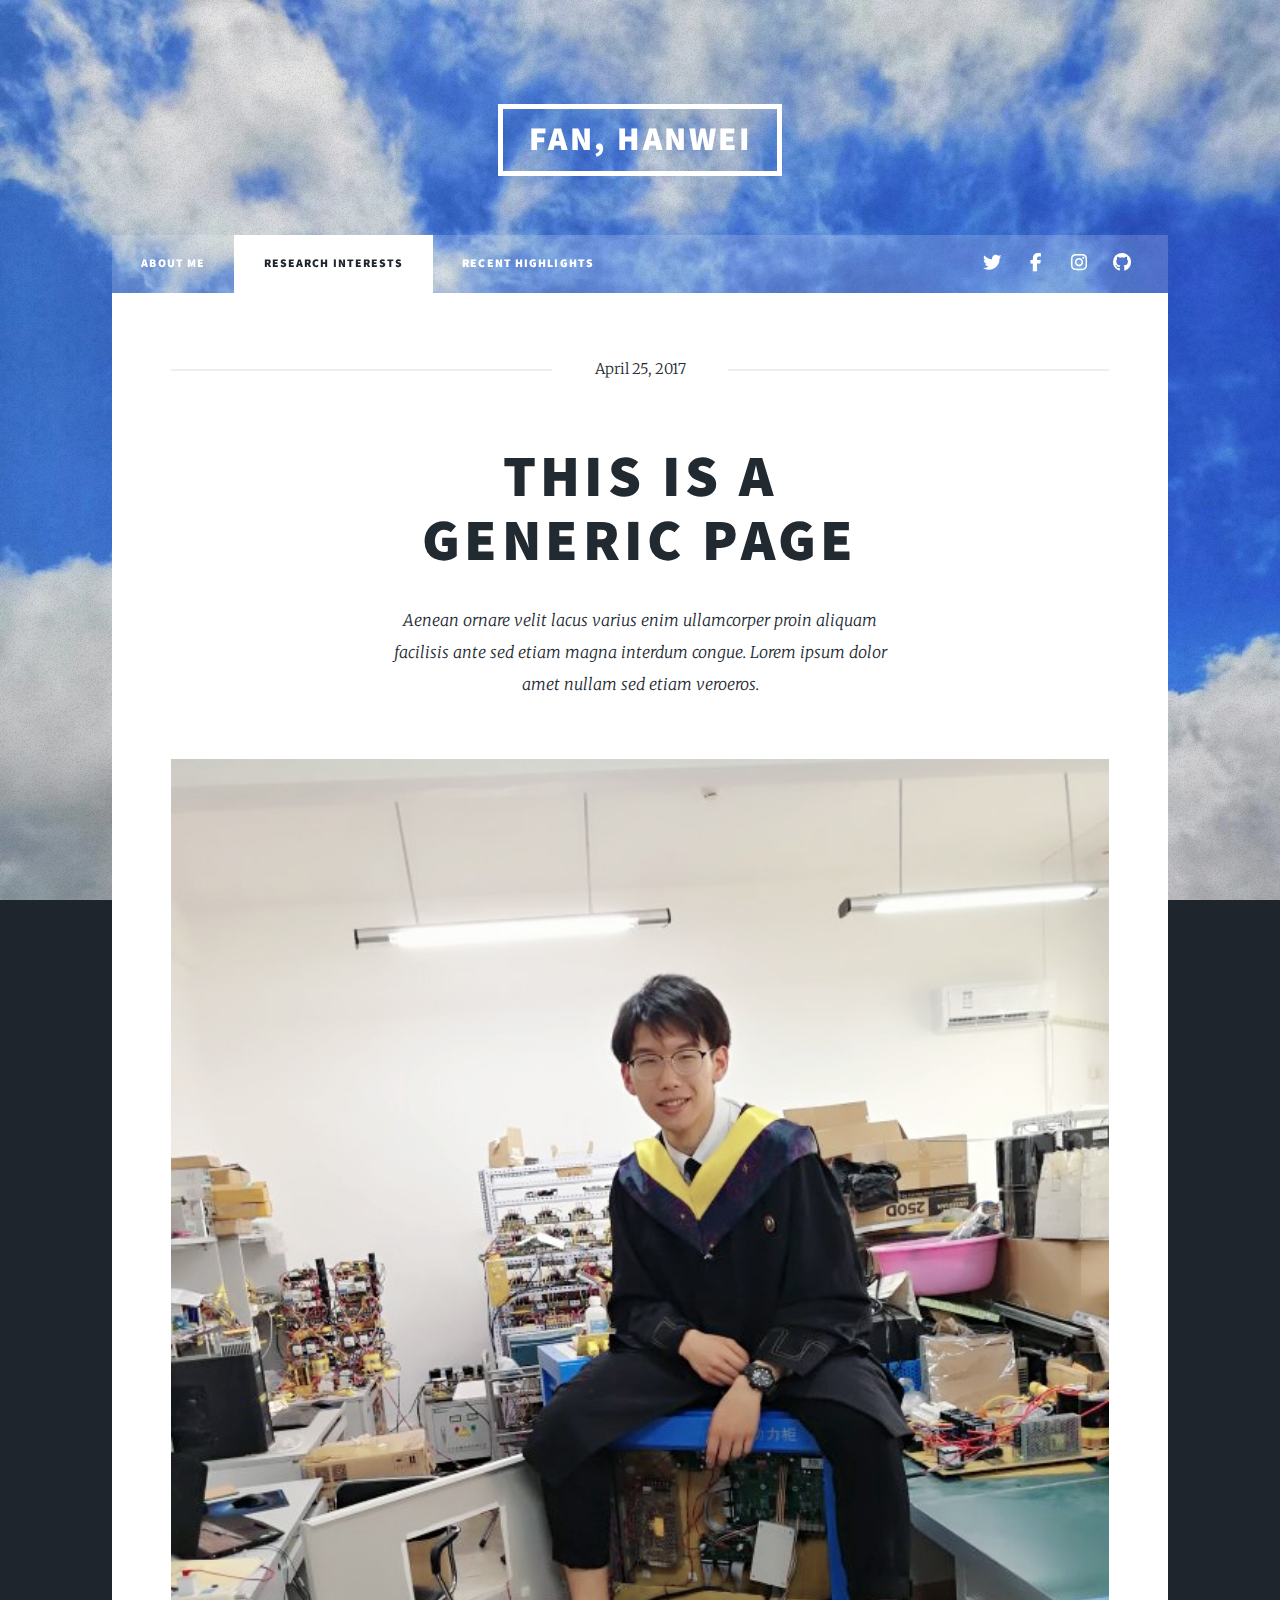
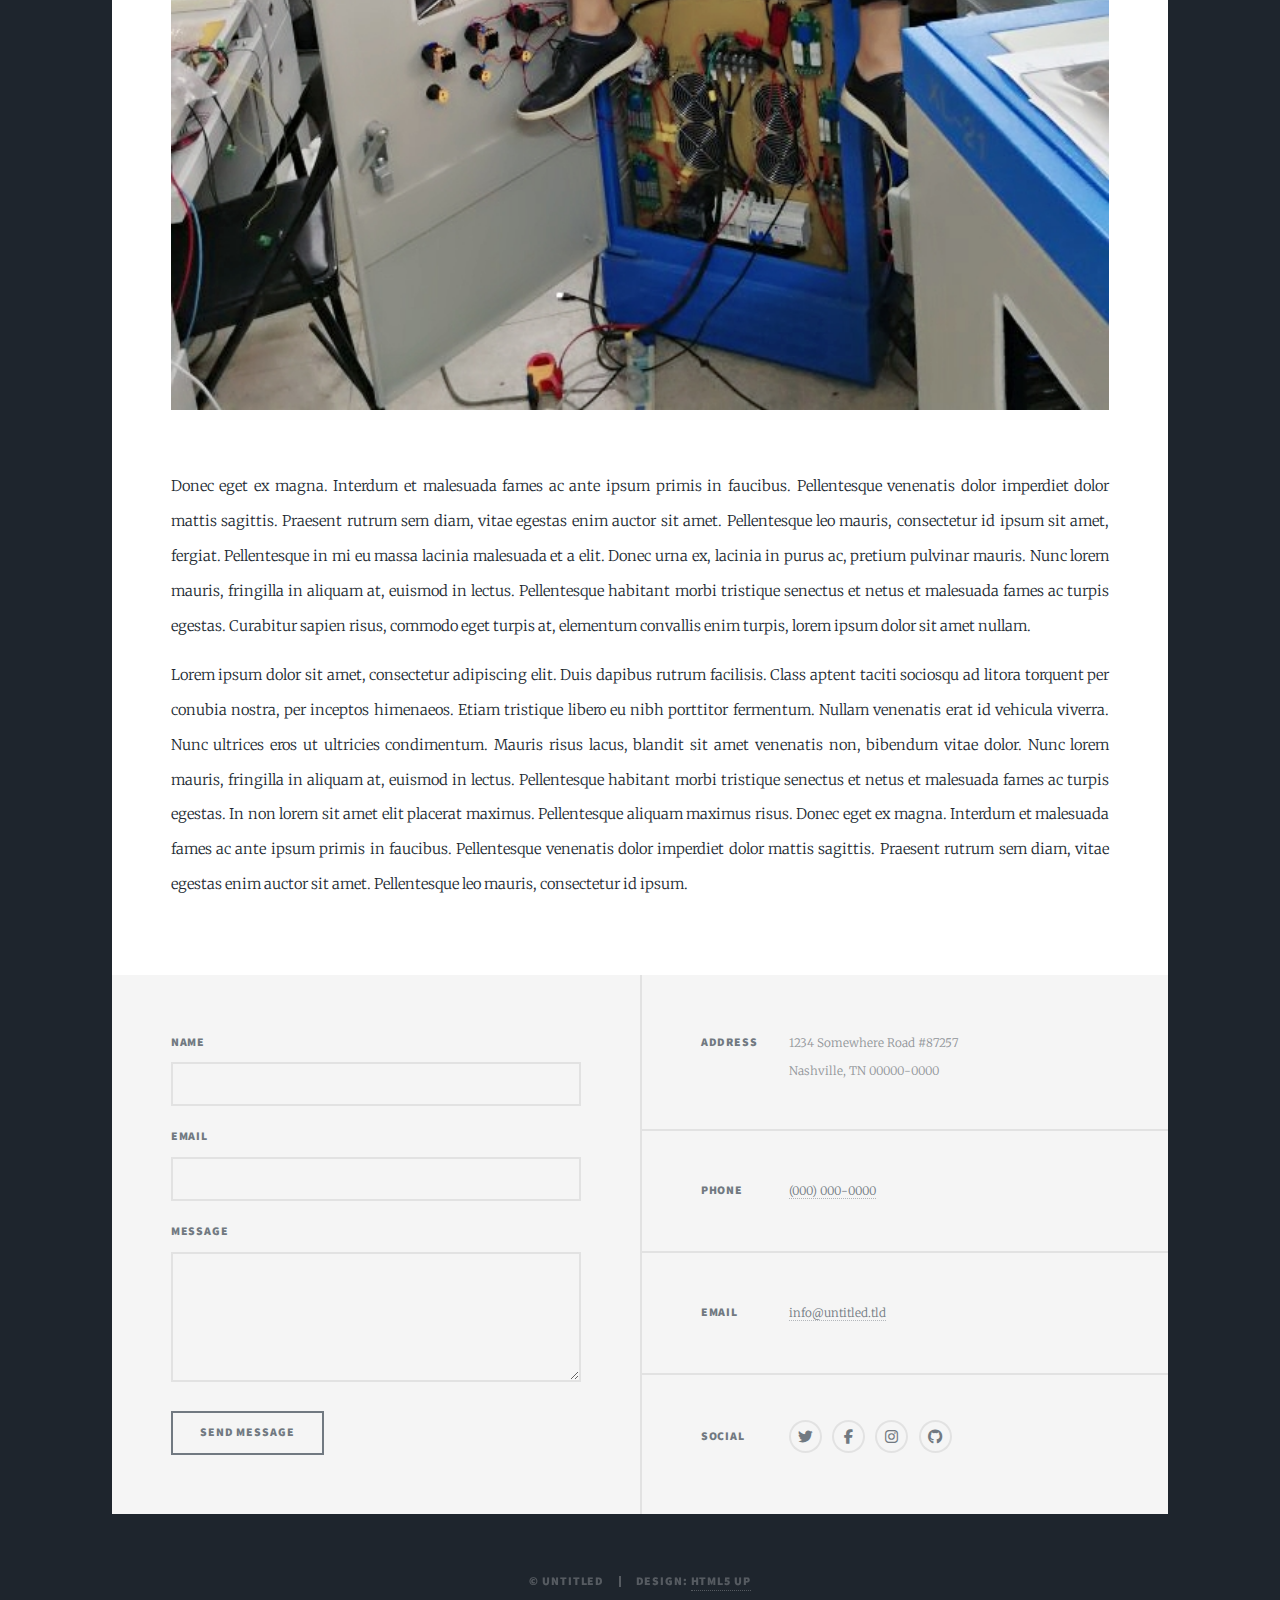
<file: RI.html>
<!DOCTYPE HTML>
<!--
	Massively by HTML5 UP
	html5up.net | @ajlkn
	Free for personal and commercial use under the CCA 3.0 license (html5up.net/license)
-->
<html>
	<head>
		<title>FAN, Hanwei 樊瀚伟 Research interests</title>
		<meta charset="utf-8" />
		<meta name="viewport" content="width=device-width, initial-scale=1, user-scalable=no" />
		<link rel="stylesheet" href="assets/css/main.css" />
		<noscript><link rel="stylesheet" href="assets/css/noscript.css" /></noscript>
	</head>
	<body class="is-preload">

		<!-- Wrapper -->
			<div id="wrapper">

				<!-- Header -->
					<header id="header">
						<a href="index.html" class="logo">FAN, Hanwei</a>
					</header>

				<!-- Nav -->
					<nav id="nav">
						<ul class="links">
							<li><a href="index.html">About me</a></li>
							<li class="active"><a href="generic.html">Research Interests</a></li>
							<li><a href="RH.html">Recent Highlights</a></li>
						</ul>
						<ul class="icons">
							<li><a href="#" class="icon brands fa-twitter"><span class="label">Twitter</span></a></li>
							<li><a href="#" class="icon brands fa-facebook-f"><span class="label">Facebook</span></a></li>
							<li><a href="#" class="icon brands fa-instagram"><span class="label">Instagram</span></a></li>
							<li><a href="#" class="icon brands fa-github"><span class="label">GitHub</span></a></li>
						</ul>
					</nav>

				<!-- Main -->
					<div id="main">

						<!-- Post -->
							<section class="post">
								<header class="major">
									<span class="date">April 25, 2017</span>
									<h1>This is a<br />
									Generic Page</h1>
									<p>Aenean ornare velit lacus varius enim ullamcorper proin aliquam<br />
									facilisis ante sed etiam magna interdum congue. Lorem ipsum dolor<br />
									amet nullam sed etiam veroeros.</p>
								</header>
								<div class="image main"><img src="images/pic01.jpg" alt="" /></div>
								<p>Donec eget ex magna. Interdum et malesuada fames ac ante ipsum primis in faucibus. Pellentesque venenatis dolor imperdiet dolor mattis sagittis. Praesent rutrum sem diam, vitae egestas enim auctor sit amet. Pellentesque leo mauris, consectetur id ipsum sit amet, fergiat. Pellentesque in mi eu massa lacinia malesuada et a elit. Donec urna ex, lacinia in purus ac, pretium pulvinar mauris. Nunc lorem mauris, fringilla in aliquam at, euismod in lectus. Pellentesque habitant morbi tristique senectus et netus et malesuada fames ac turpis egestas. Curabitur sapien risus, commodo eget turpis at, elementum convallis enim turpis, lorem ipsum dolor sit amet nullam.</p>
								<p>Lorem ipsum dolor sit amet, consectetur adipiscing elit. Duis dapibus rutrum facilisis. Class aptent taciti sociosqu ad litora torquent per conubia nostra, per inceptos himenaeos. Etiam tristique libero eu nibh porttitor fermentum. Nullam venenatis erat id vehicula viverra. Nunc ultrices eros ut ultricies condimentum. Mauris risus lacus, blandit sit amet venenatis non, bibendum vitae dolor. Nunc lorem mauris, fringilla in aliquam at, euismod in lectus. Pellentesque habitant morbi tristique senectus et netus et malesuada fames ac turpis egestas. In non lorem sit amet elit placerat maximus. Pellentesque aliquam maximus risus. Donec eget ex magna. Interdum et malesuada fames ac ante ipsum primis in faucibus. Pellentesque venenatis dolor imperdiet dolor mattis sagittis. Praesent rutrum sem diam, vitae egestas enim auctor sit amet. Pellentesque leo mauris, consectetur id ipsum.</p>
							</section>

					</div>

				<!-- Footer -->
					<footer id="footer">
						<section>
							<form method="post" action="#">
								<div class="fields">
									<div class="field">
										<label for="name">Name</label>
										<input type="text" name="name" id="name" />
									</div>
									<div class="field">
										<label for="email">Email</label>
										<input type="text" name="email" id="email" />
									</div>
									<div class="field">
										<label for="message">Message</label>
										<textarea name="message" id="message" rows="3"></textarea>
									</div>
								</div>
								<ul class="actions">
									<li><input type="submit" value="Send Message" /></li>
								</ul>
							</form>
						</section>
						<section class="split contact">
							<section class="alt">
								<h3>Address</h3>
								<p>1234 Somewhere Road #87257<br />
								Nashville, TN 00000-0000</p>
							</section>
							<section>
								<h3>Phone</h3>
								<p><a href="#">(000) 000-0000</a></p>
							</section>
							<section>
								<h3>Email</h3>
								<p><a href="#">info@untitled.tld</a></p>
							</section>
							<section>
								<h3>Social</h3>
								<ul class="icons alt">
									<li><a href="#" class="icon brands alt fa-twitter"><span class="label">Twitter</span></a></li>
									<li><a href="#" class="icon brands alt fa-facebook-f"><span class="label">Facebook</span></a></li>
									<li><a href="#" class="icon brands alt fa-instagram"><span class="label">Instagram</span></a></li>
									<li><a href="#" class="icon brands alt fa-github"><span class="label">GitHub</span></a></li>
								</ul>
							</section>
						</section>
					</footer>

				<!-- Copyright -->
					<div id="copyright">
						<ul><li>&copy; Untitled</li><li>Design: <a href="https://html5up.net">HTML5 UP</a></li></ul>
					</div>

			</div>

		<!-- Scripts -->
			<script src="assets/js/jquery.min.js"></script>
			<script src="assets/js/jquery.scrollex.min.js"></script>
			<script src="assets/js/jquery.scrolly.min.js"></script>
			<script src="assets/js/browser.min.js"></script>
			<script src="assets/js/breakpoints.min.js"></script>
			<script src="assets/js/util.js"></script>
			<script src="assets/js/main.js"></script>

	</body>
</html>
</file>
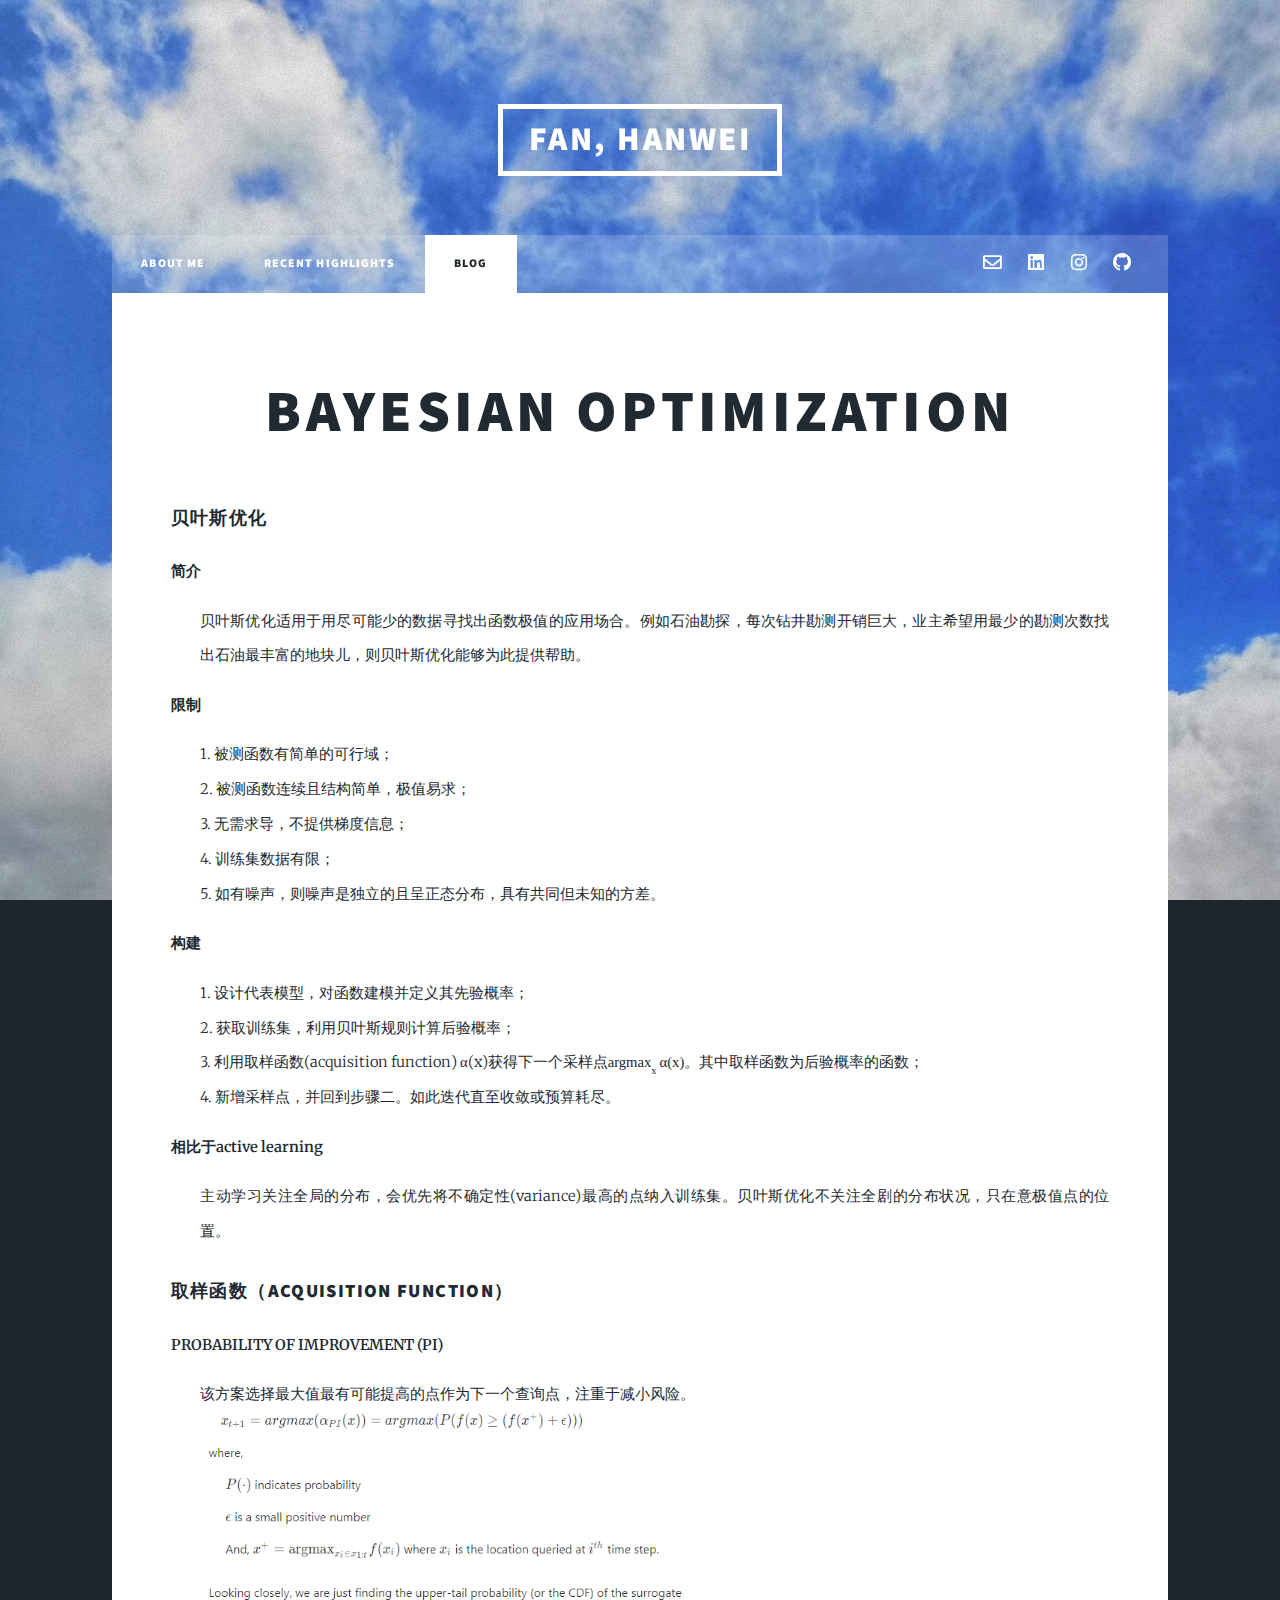
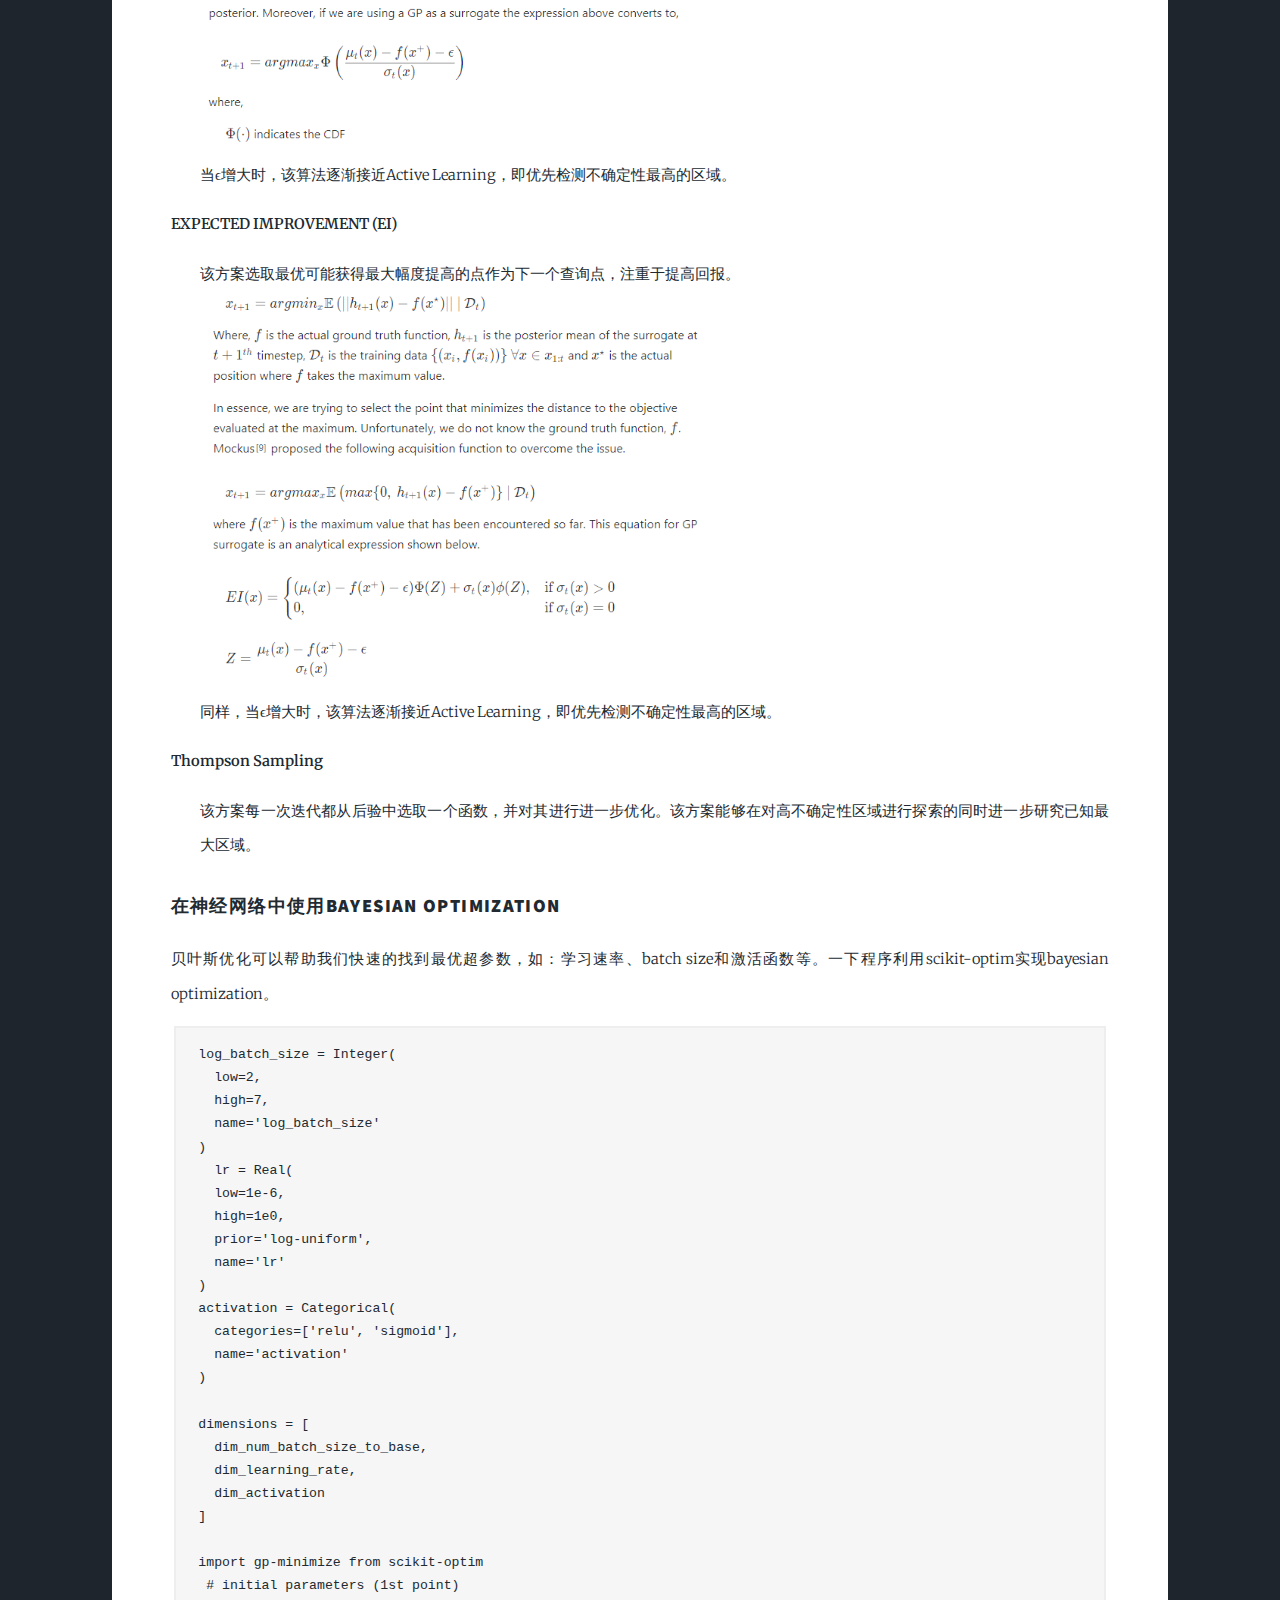
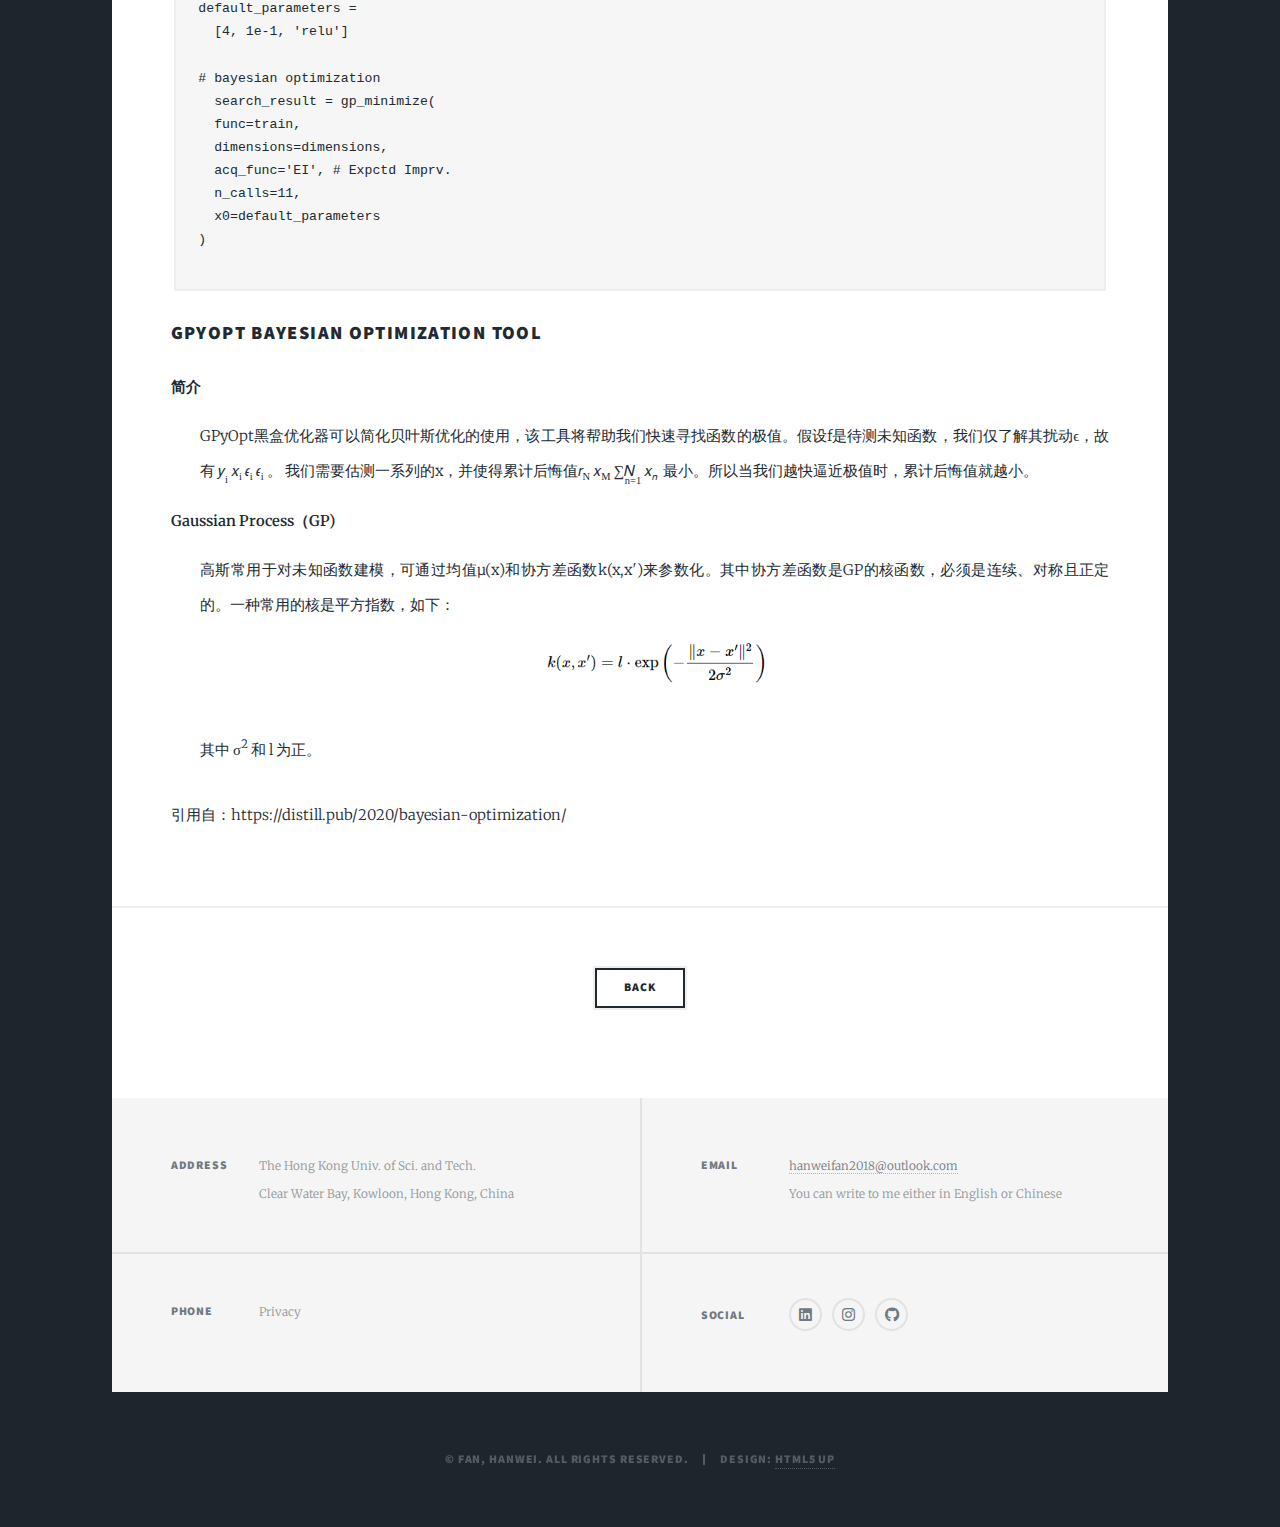
<file: blogarticles/BayesianOptimization.html>
<!DOCTYPE HTML>
<!--
	Massively by HTML5 UP
	html5up.net | @ajlkn
	Free for personal and commercial use under the CCA 3.0 license (html5up.net/license)
-->
<html>
	<head>
		<title>FAN, Hanwei 樊瀚伟 Blog</title>
		<meta charset="utf-8" />
		<meta name="viewport" content="width=device-width, initial-scale=1, user-scalable=no" />
		<link rel="stylesheet" href="../assets/css/main.css" />
		<noscript><link rel="stylesheet" href="../assets/css/noscript.css" /></noscript>
	</head>
	<body class="is-preload">

		<!-- Wrapper -->
			<div id="wrapper">

				<!-- Header -->
					<header id="header">
						<a href="../index.html" class="logo">FAN, Hanwei</a>
					</header>

				<!-- Nav -->
					<nav id="nav">
						<ul class="links">
							<li><a href="../index.html">About me</a></li>
							<li><a href="../RH.html">Recent Highlights</a></li>
							<li class="active"><a href="../Blog.html">Blog</a></li>
						</ul>
						<ul class="icons">
							<li><a href="MAILTO:hanweifan2018@outlook.com" class="icon regular fa-envelope"><span class="label">E-Mail</span></a></li>
							<li><a href="https://www.linkedin.com/in/hanwei-fan-bb3b69192/" class="icon brands fa-linkedin"><span class="label">Linkedin</span></a></li>
							<li><a href="https://www.instagram.com/fan.hanwei/" class="icon brands fa-instagram"><span class="label">Instagram</span></a></li>
							<li><a href="https://github.com/fanhanwei" class="icon brands fa-github"><span class="label">GitHub</span></a></li>
						</ul>
					</nav>

				<!-- Main -->
					<div id="main">
						<!-- Post -->
							<section class="post">
								<header class="major">
									<h1>Bayesian Optimization</h1>
								</header>
									<h3>贝叶斯优化</h3>
									<dl>
										<dt>简介</dt>
										<dd>
											<p>贝叶斯优化适用于用尽可能少的数据寻找出函数极值的应用场合。例如石油勘探，每次钻井勘测开销巨大，业主希望用最少的勘测次数找出石油最丰富的地块儿，则贝叶斯优化能够为此提供帮助。</p>
										</dd>
										
										<dt>限制</dt>
										<dd>
											<p> 1. 被测函数有简单的可行域；<br />
												2. 被测函数连续且结构简单，极值易求；<br />
												3. 无需求导，不提供梯度信息；<br />
												4. 训练集数据有限；<br />
												5. 如有噪声，则噪声是独立的且呈正态分布，具有共同但未知的方差。
												</p>
										</dd>
										
										<dt>构建</dt>
										<dd>
											<p> 1. 设计代表模型，对函数建模并定义其先验概率；<br />
												2. 获取训练集，利用贝叶斯规则计算后验概率；<br />
												3. 利用取样函数(acquisition function) &alpha;(x)获得下一个采样点<math xmlns="http://www.w3.org/1998/Math/MathML"><msub><mi>argmax</mi><mn>x</mn></msub><mi>&alpha;(x)</mi></math>。其中取样函数为后验概率的函数；<br />
												4. 新增采样点，并回到步骤二。如此迭代直至收敛或预算耗尽。
												</p>
										</dd>
										
										<dt>相比于active learning</dt>
										<dd>
											<p>主动学习关注全局的分布，会优先将不确定性(variance)最高的点纳入训练集。贝叶斯优化不关注全剧的分布状况，只在意极值点的位置。</p>
										</dd>
									</dl>
										
									<h3>取样函数（acquisition function）</h3>
									<dl>
										<dt>PROBABILITY OF IMPROVEMENT (PI)</dt>
										<dd>
											<p>该方案选择最大值最有可能提高的点作为下一个查询点，注重于减小风险。<br /><img src="../blogimages/b_o1.png" alt="" width="486" height="333"/><br />
											当ϵ增大时，该算法逐渐接近Active Learning，即优先检测不确定性最高的区域。</p>
										</dd>
										
										<dt>EXPECTED IMPROVEMENT (EI)</dt>
										<dd>
											<p>该方案选取最优可能获得最大幅度提高的点作为下一个查询点，注重于提高回报。<br /><img src="../blogimages/b_o2.png" alt="" width="510" height="390"/><br />
											同样，当ϵ增大时，该算法逐渐接近Active Learning，即优先检测不确定性最高的区域。</p>
										</dd>
										
										<dt>Thompson Sampling</dt>
										<dd>
											<p>该方案每一次迭代都从后验中选取一个函数，并对其进行进一步优化。该方案能够在对高不确定性区域进行探索的同时进一步研究已知最大区域。</p>
										</dd>
									</dl>
									
									<h3>在神经网络中使用Bayesian Optimization</h3>
									<p>贝叶斯优化可以帮助我们快速的找到最优超参数，如：学习速率、batch size和激活函数等。一下程序利用scikit-optim实现bayesian optimization。</p>
									<pre><code>log_batch_size = Integer(
  low=2,
  high=7,
  name='log_batch_size'
)
  lr = Real(
  low=1e-6,
  high=1e0,
  prior='log-uniform',
  name='lr'
)
activation = Categorical(
  categories=['relu', 'sigmoid'],
  name='activation'
)

dimensions = [
  dim_num_batch_size_to_base,
  dim_learning_rate,
  dim_activation
]

import gp-minimize from scikit-optim
 # initial parameters (1st point)
default_parameters = 
  [4, 1e-1, 'relu']

# bayesian optimization
  search_result = gp_minimize(
  func=train,
  dimensions=dimensions,
  acq_func='EI', # Expctd Imprv.
  n_calls=11,
  x0=default_parameters
)
									</code></pre>
									
									<h3>GPyOpt Bayesian Optimization Tool</h3>
									<dl>
										<dt>简介</dt>
										<dd>
											<p>GPyOpt黑盒优化器可以简化贝叶斯优化的使用，该工具将帮助我们快速寻找函数的极值。假设f是待测未知函数，我们仅了解其扰动ϵ，故有
											<math xmlns="http://www.w3.org/1998/Math/MathML"><msub><mi>y</mi><mn>i</mn></msub>=f(<msub><mi>x</mi><mn>i</mn></msub>)+<msub><mi>ϵ</mi><mn>i</mn></msub>,&nbsp;with&nbsp;<msub><mi>ϵ</mi><mn>i</mn></msub>~N(0,ψ2)</math>。
											我们需要估测一系列的x，并使得累计后悔值<math xmlns="http://www.w3.org/1998/Math/MathML"><msub><mi>r</mi><mn>N</mn></msub>=Nf(<msub><mi>x</mi><mn>M</mn></msub>)-<msub><mi><msup style="margin-right:-10px"><mi>∑</mi><mi>N</mi></msup></mi><mi>n=1</mi></msub>f(<msub><mi>x</mi><mi>n</mi></msub>)</math>
											最小。所以当我们越快逼近极值时，累计后悔值就越小。</p>
										</dd>
										
										<dt>Gaussian Process（GP)</dt>
										<dd>
											<p>高斯常用于对未知函数建模，可通过均值μ(x)和协方差函数k(x,x′)来参数化。其中协方差函数是GP的核函数，必须是连续、对称且正定的。一种常用的核是平方指数，如下：<br />
												<div align="center"><img src="../blogimages/b_o3.png" alt="" width="234" height="48"/></div><br />其中 σ<sup>2</sup> 和 l 为正。</p>
										</dd>
									</dl>
								
								<p>引用自：https://distill.pub/2020/bayesian-optimization/</p>
							</section>
						
						<!-- Footer -->
							<footer>
								<div class="pagination">
									<ul class="actions special">
										<li><a href="../Blog.html" class="button">Back</a></li>
									</ul>
								</div>
							</footer>

					</div>

				<!-- Footer -->
					<footer id="footer">
						<section class="split contact">
							<section class="alt">
								<h3>Address</h3>
								<p>The Hong Kong Univ. of Sci. and Tech.<br />
								Clear Water Bay, Kowloon, Hong Kong, China </p>
							</section>
							<section>
								<h3>Phone</h3>
								<p>Privacy</p>
							</section>
						</section>
						<section class="split contact">
							<section class="alt">
								<h3>Email</h3>
								<p><a href="MAILTO:hanweifan2018@outlook.com">hanweifan2018@outlook.com</a><br />
									You can write to me either in English or Chinese</p>
							</section>
							<section>
								<h3>Social</h3>
								<ul class="icons alt">
									<li><a href="https://www.linkedin.com/in/hanwei-fan-bb3b69192/" class="icon brands fa-linkedin"><span class="label">Linkdin</span></a></li>
									<li><a href="https://www.instagram.com/fan.hanwei/" class="icon brands fa-instagram"><span class="label">Instagram</span></a></li>
									<li><a href="https://github.com/fanhanwei" class="icon brands fa-github"><span class="label">GitHub</span></a></li>
								</ul>
							</section>
						</section>
					</footer>

				<!-- Copyright -->
					<div id="copyright">
						<ul><li>&copy; FAN, Hanwei. All Rights Reserved.</li><li>Design: <a href="https://html5up.net">HTML5 UP</a></li></ul>
					</div>

			</div>

		<!-- Scripts -->
			<script src="../assets/js/jquery.min.js"></script>
			<script src="../assets/js/jquery.scrollex.min.js"></script>
			<script src="../assets/js/jquery.scrolly.min.js"></script>
			<script src="../assets/js/browser.min.js"></script>
			<script src="../assets/js/breakpoints.min.js"></script>
			<script src="../assets/js/util.js"></script>
			<script src="../assets/js/main.js"></script>

	</body>
</html>
</file>
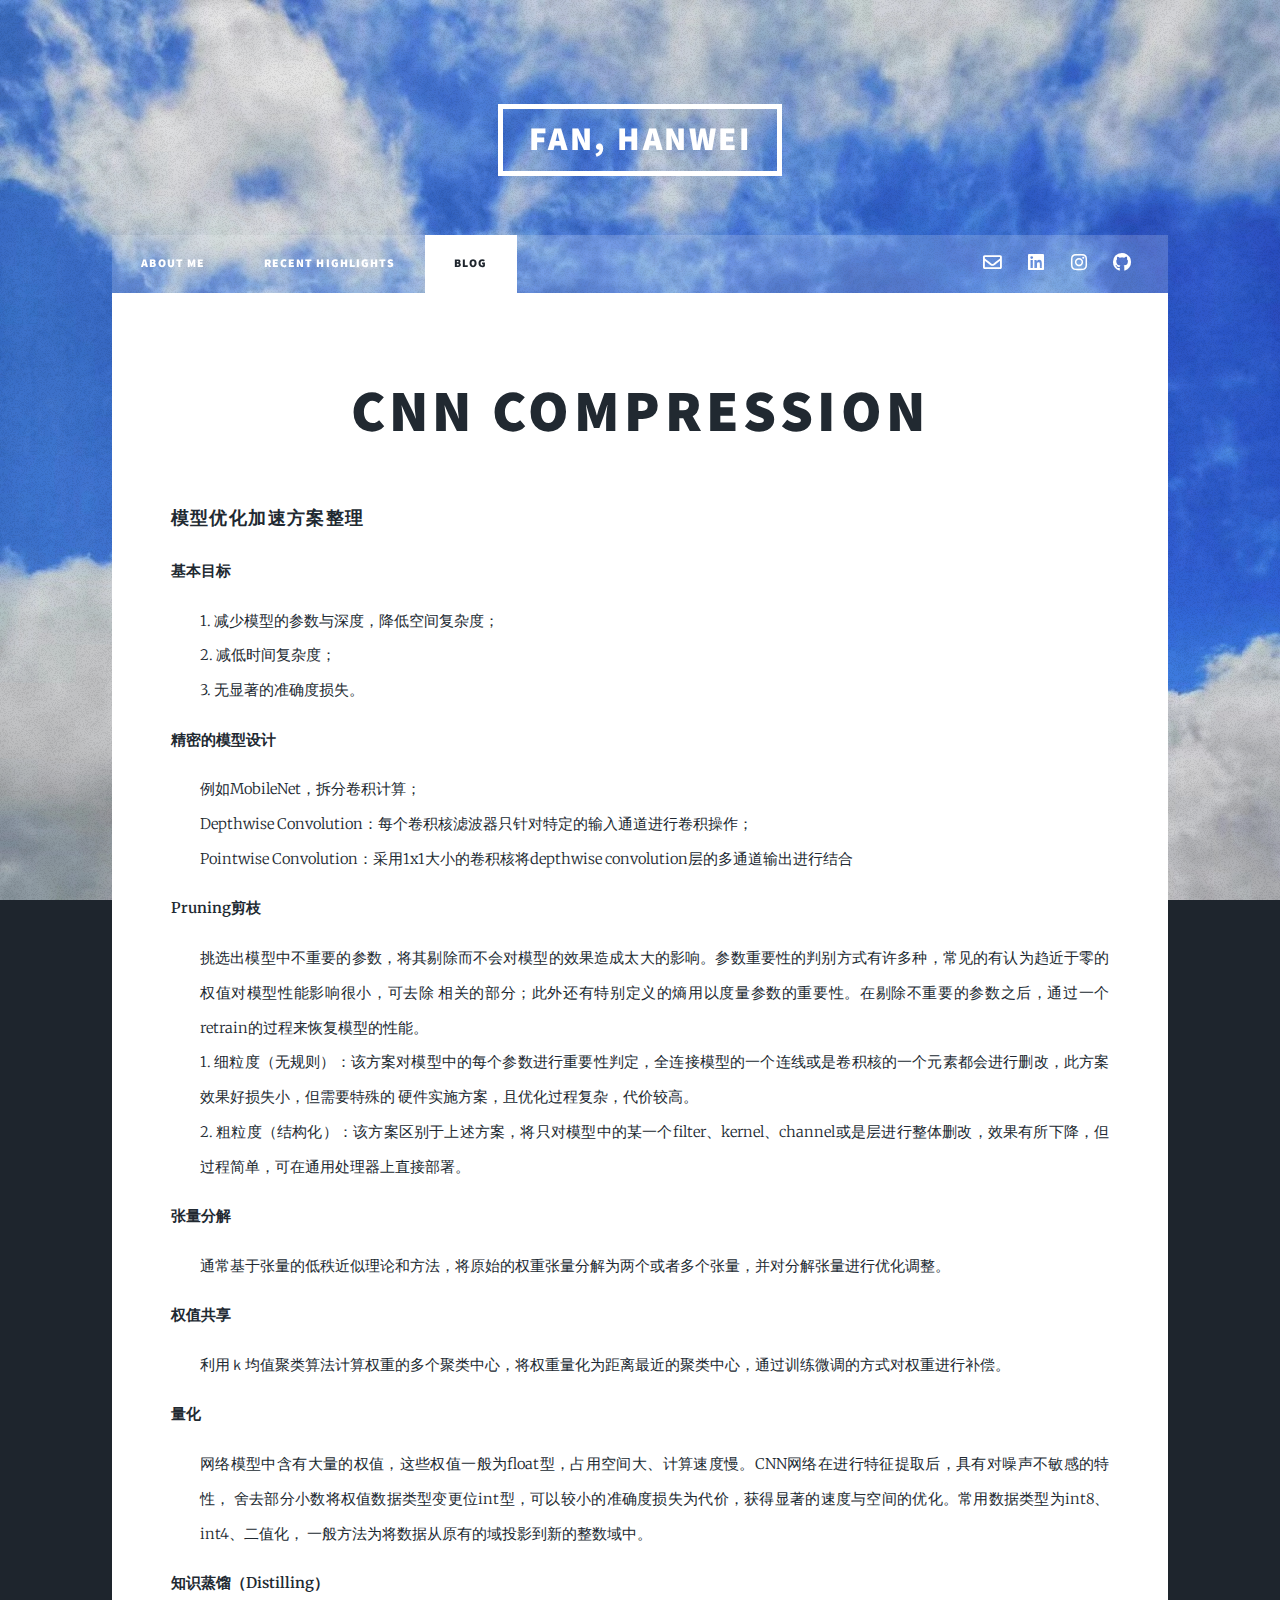
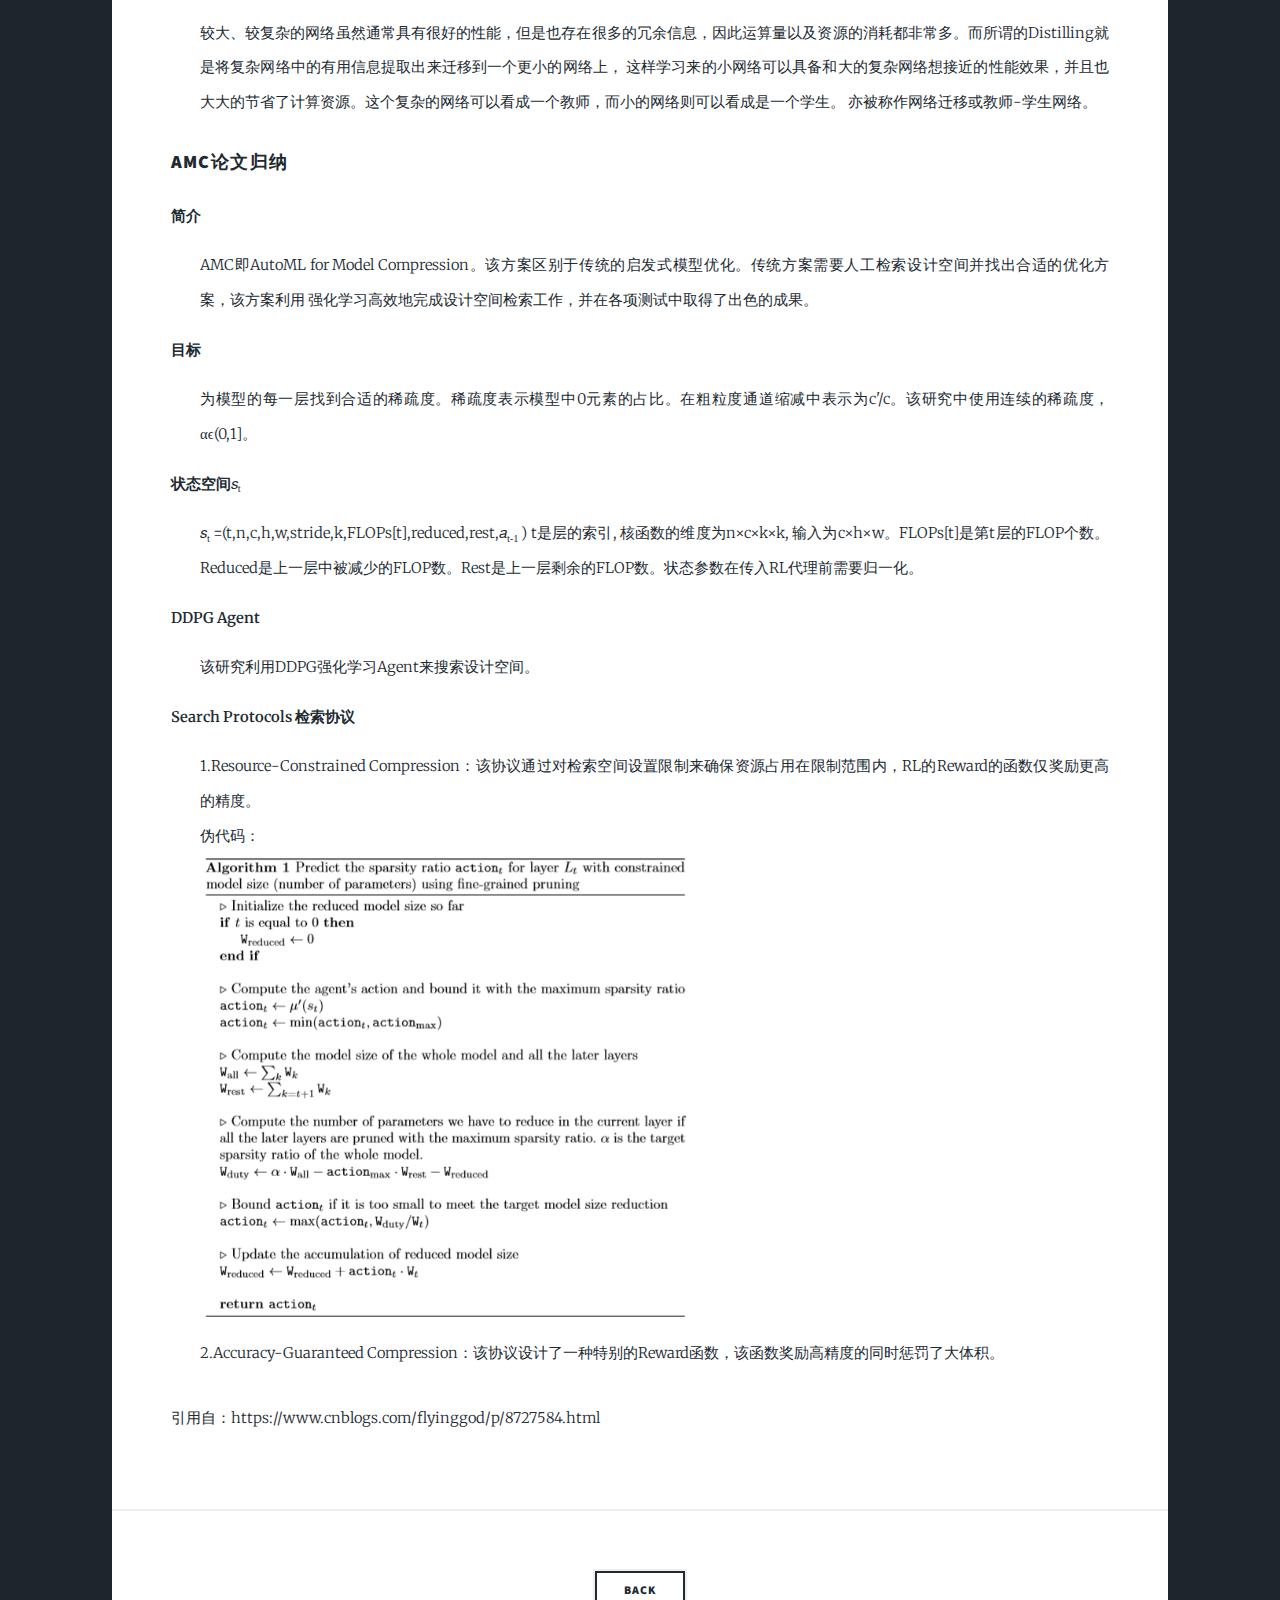
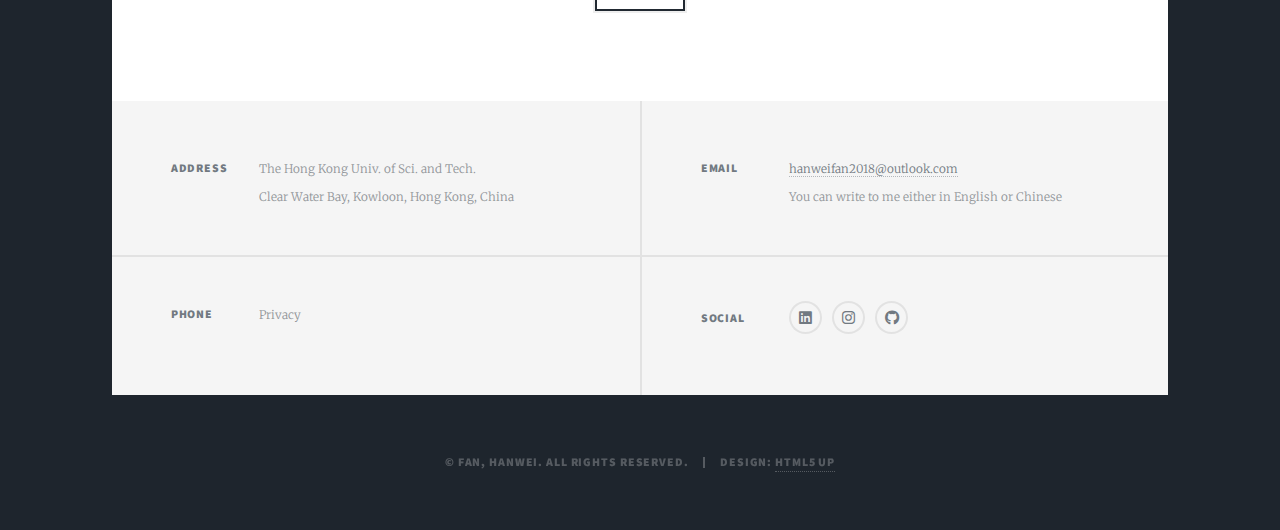
<file: blogarticles/CNN_compression.html>
<!DOCTYPE HTML>
<!--
	Massively by HTML5 UP
	html5up.net | @ajlkn
	Free for personal and commercial use under the CCA 3.0 license (html5up.net/license)
-->
<html>
	<head>
		<title>FAN, Hanwei 樊瀚伟 Blog</title>
		<meta charset="utf-8" />
		<meta name="viewport" content="width=device-width, initial-scale=1, user-scalable=no" />
		<link rel="stylesheet" href="../assets/css/main.css" />
		<noscript><link rel="stylesheet" href="../assets/css/noscript.css" /></noscript>
	</head>
	<body class="is-preload">

		<!-- Wrapper -->
			<div id="wrapper">

				<!-- Header -->
					<header id="header">
						<a href="../index.html" class="logo">FAN, Hanwei</a>
					</header>

				<!-- Nav -->
					<nav id="nav">
						<ul class="links">
							<li><a href="../index.html">About me</a></li>
							<li><a href="../RH.html">Recent Highlights</a></li>
							<li class="active"><a href="../Blog.html">Blog</a></li>
						</ul>
						<ul class="icons">
							<li><a href="MAILTO:hanweifan2018@outlook.com" class="icon regular fa-envelope"><span class="label">E-Mail</span></a></li>
							<li><a href="https://www.linkedin.com/in/hanwei-fan-bb3b69192/" class="icon brands fa-linkedin"><span class="label">Linkedin</span></a></li>
							<li><a href="https://www.instagram.com/fan.hanwei/" class="icon brands fa-instagram"><span class="label">Instagram</span></a></li>
							<li><a href="https://github.com/fanhanwei" class="icon brands fa-github"><span class="label">GitHub</span></a></li>
						</ul>
					</nav>

				<!-- Main -->
					<div id="main">
						<!-- Post -->
							<section class="post">
								<header class="major">
									<h1>CNN Compression</h1>
								</header>
								<h3>模型优化加速方案整理</h3>
								<dl>
									<dt>基本目标</dt>
									<dd>
										<p>1. 减少模型的参数与深度，降低空间复杂度；<br />
											2. 减低时间复杂度；<br />
											3. 无显著的准确度损失。</p>
									</dd>
									
									<dt>精密的模型设计</dt>
									<dd>
										<p>例如MobileNet，拆分卷积计算；<br />Depthwise Convolution：每个卷积核滤波器只针对特定的输入通道进行卷积操作；<br />
											Pointwise Convolution：采用1x1大小的卷积核将depthwise convolution层的多通道输出进行结合</p>
									</dd>
									
									<dt>Pruning剪枝</dt>
									<dd>
										<p>挑选出模型中不重要的参数，将其剔除而不会对模型的效果造成太大的影响。参数重要性的判别方式有许多种，常见的有认为趋近于零的权值对模型性能影响很小，可去除
										相关的部分；此外还有特别定义的熵用以度量参数的重要性。在剔除不重要的参数之后，通过一个retrain的过程来恢复模型的性能。<br />
											1. 细粒度（无规则）：该方案对模型中的每个参数进行重要性判定，全连接模型的一个连线或是卷积核的一个元素都会进行删改，此方案效果好损失小，但需要特殊的
											硬件实施方案，且优化过程复杂，代价较高。<br />
											2. 粗粒度（结构化）：该方案区别于上述方案，将只对模型中的某一个filter、kernel、channel或是层进行整体删改，效果有所下降，但过程简单，可在通用处理器上直接部署。
										</p>
									</dd>
									
									<dt>张量分解</dt>
									<dd>
										<p>通常基于张量的低秩近似理论和方法，将原始的权重张量分解为两个或者多个张量，并对分解张量进行优化调整。</p>
									</dd>
									
									<dt>权值共享</dt>
									<dd>
										<p>利用ｋ均值聚类算法计算权重的多个聚类中心，将权重量化为距离最近的聚类中心，通过训练微调的方式对权重进行补偿。</p>
									</dd>
									
									<dt>量化</dt>
									<dd>
										<p>网络模型中含有大量的权值，这些权值一般为float型，占用空间大、计算速度慢。CNN网络在进行特征提取后，具有对噪声不敏感的特性，
										舍去部分小数将权值数据类型变更位int型，可以较小的准确度损失为代价，获得显著的速度与空间的优化。常用数据类型为int8、int4、二值化，
										一般方法为将数据从原有的域投影到新的整数域中。</p>
									</dd>
									
									<dt>知识蒸馏（Distilling）</dt>
									<dd>
										<p>较大、较复杂的网络虽然通常具有很好的性能，但是也存在很多的冗余信息，因此运算量以及资源的消耗都非常多。而所谓的Distilling就是将复杂网络中的有用信息提取出来迁移到一个更小的网络上，
										这样学习来的小网络可以具备和大的复杂网络想接近的性能效果，并且也大大的节省了计算资源。这个复杂的网络可以看成一个教师，而小的网络则可以看成是一个学生。 
										亦被称作网络迁移或教师-学生网络。</p>
									</dd>
									
								</dl>
								
									<h3>AMC论文归纳</h3>
									<dl>
										<dt>简介</dt>
										<dd>
											<p>AMC即AutoML for Model Compression。该方案区别于传统的启发式模型优化。传统方案需要人工检索设计空间并找出合适的优化方案，该方案利用
											强化学习高效地完成设计空间检索工作，并在各项测试中取得了出色的成果。</p>
										</dd>
										
										<dt>目标</dt>
										<dd>
											<p>为模型的每一层找到合适的稀疏度。稀疏度表示模型中0元素的占比。在粗粒度通道缩减中表示为c'/c。该研究中使用连续的稀疏度，&alpha;ϵ(0,1]。</p>
										</dd>
										
										<dt>状态空间<math xmlns="http://www.w3.org/1998/Math/MathML"><msub><mi>s</mi><mn>t</mn></msub></math></dt>
										<dd>
											<p><math xmlns="http://www.w3.org/1998/Math/MathML"><msub><mi>s</mi><mn>t</mn></msub></math>=(t,n,c,h,w,stride,k,FLOPs[t],reduced,rest,<math xmlns="http://www.w3.org/1998/Math/MathML"><msub><mi>a</mi><mn>t-1</mn></msub></math>)
												t是层的索引, 核函数的维度为n×c×k×k, 输入为c×h×w。FLOPs[t]是第t层的FLOP个数。Reduced是上一层中被减少的FLOP数。Rest是上一层剩余的FLOP数。状态参数在传入RL代理前需要归一化。
											</p>
										</dd>
										
										<dt>DDPG Agent</dt>
										<dd>
											<p>该研究利用DDPG强化学习Agent来搜索设计空间。</p>
										</dd>
										
										<dt>Search Protocols 检索协议</dt>
										<dd>
											<p>1.Resource-Constrained Compression：该协议通过对检索空间设置限制来确保资源占用在限制范围内，RL的Reward的函数仅奖励更高的精度。<br />
											伪代码：<br /><img src="../blogimages/AMC1.png" alt="" width="500" height="470"/><br />
											2.Accuracy-Guaranteed Compression：该协议设计了一种特别的Reward函数，该函数奖励高精度的同时惩罚了大体积。</p>
										</dd>
									</dl>
										
								<p>引用自：https://www.cnblogs.com/flyinggod/p/8727584.html</p>
							</section>
						
						<!-- Footer -->
							<footer>
								<div class="pagination">
									<ul class="actions special">
										<li><a href="../Blog.html" class="button">Back</a></li>
									</ul>
								</div>
							</footer>

					</div>

				<!-- Footer -->
					<footer id="footer">
						<section class="split contact">
							<section class="alt">
								<h3>Address</h3>
								<p>The Hong Kong Univ. of Sci. and Tech.<br />
								Clear Water Bay, Kowloon, Hong Kong, China </p>
							</section>
							<section>
								<h3>Phone</h3>
								<p>Privacy</p>
							</section>
						</section>
						<section class="split contact">
							<section class="alt">
								<h3>Email</h3>
								<p><a href="MAILTO:hanweifan2018@outlook.com">hanweifan2018@outlook.com</a><br />
									You can write to me either in English or Chinese</p>
							</section>
							<section>
								<h3>Social</h3>
								<ul class="icons alt">
									<li><a href="https://www.linkedin.com/in/hanwei-fan-bb3b69192/" class="icon brands fa-linkedin"><span class="label">Linkdin</span></a></li>
									<li><a href="https://www.instagram.com/fan.hanwei/" class="icon brands fa-instagram"><span class="label">Instagram</span></a></li>
									<li><a href="https://github.com/fanhanwei" class="icon brands fa-github"><span class="label">GitHub</span></a></li>
								</ul>
							</section>
						</section>
					</footer>

				<!-- Copyright -->
					<div id="copyright">
						<ul><li>&copy; FAN, Hanwei. All Rights Reserved.</li><li>Design: <a href="https://html5up.net">HTML5 UP</a></li></ul>
					</div>

			</div>

		<!-- Scripts -->
			<script src="../assets/js/jquery.min.js"></script>
			<script src="../assets/js/jquery.scrollex.min.js"></script>
			<script src="../assets/js/jquery.scrolly.min.js"></script>
			<script src="../assets/js/browser.min.js"></script>
			<script src="../assets/js/breakpoints.min.js"></script>
			<script src="../assets/js/util.js"></script>
			<script src="../assets/js/main.js"></script>

	</body>
</html>
</file>
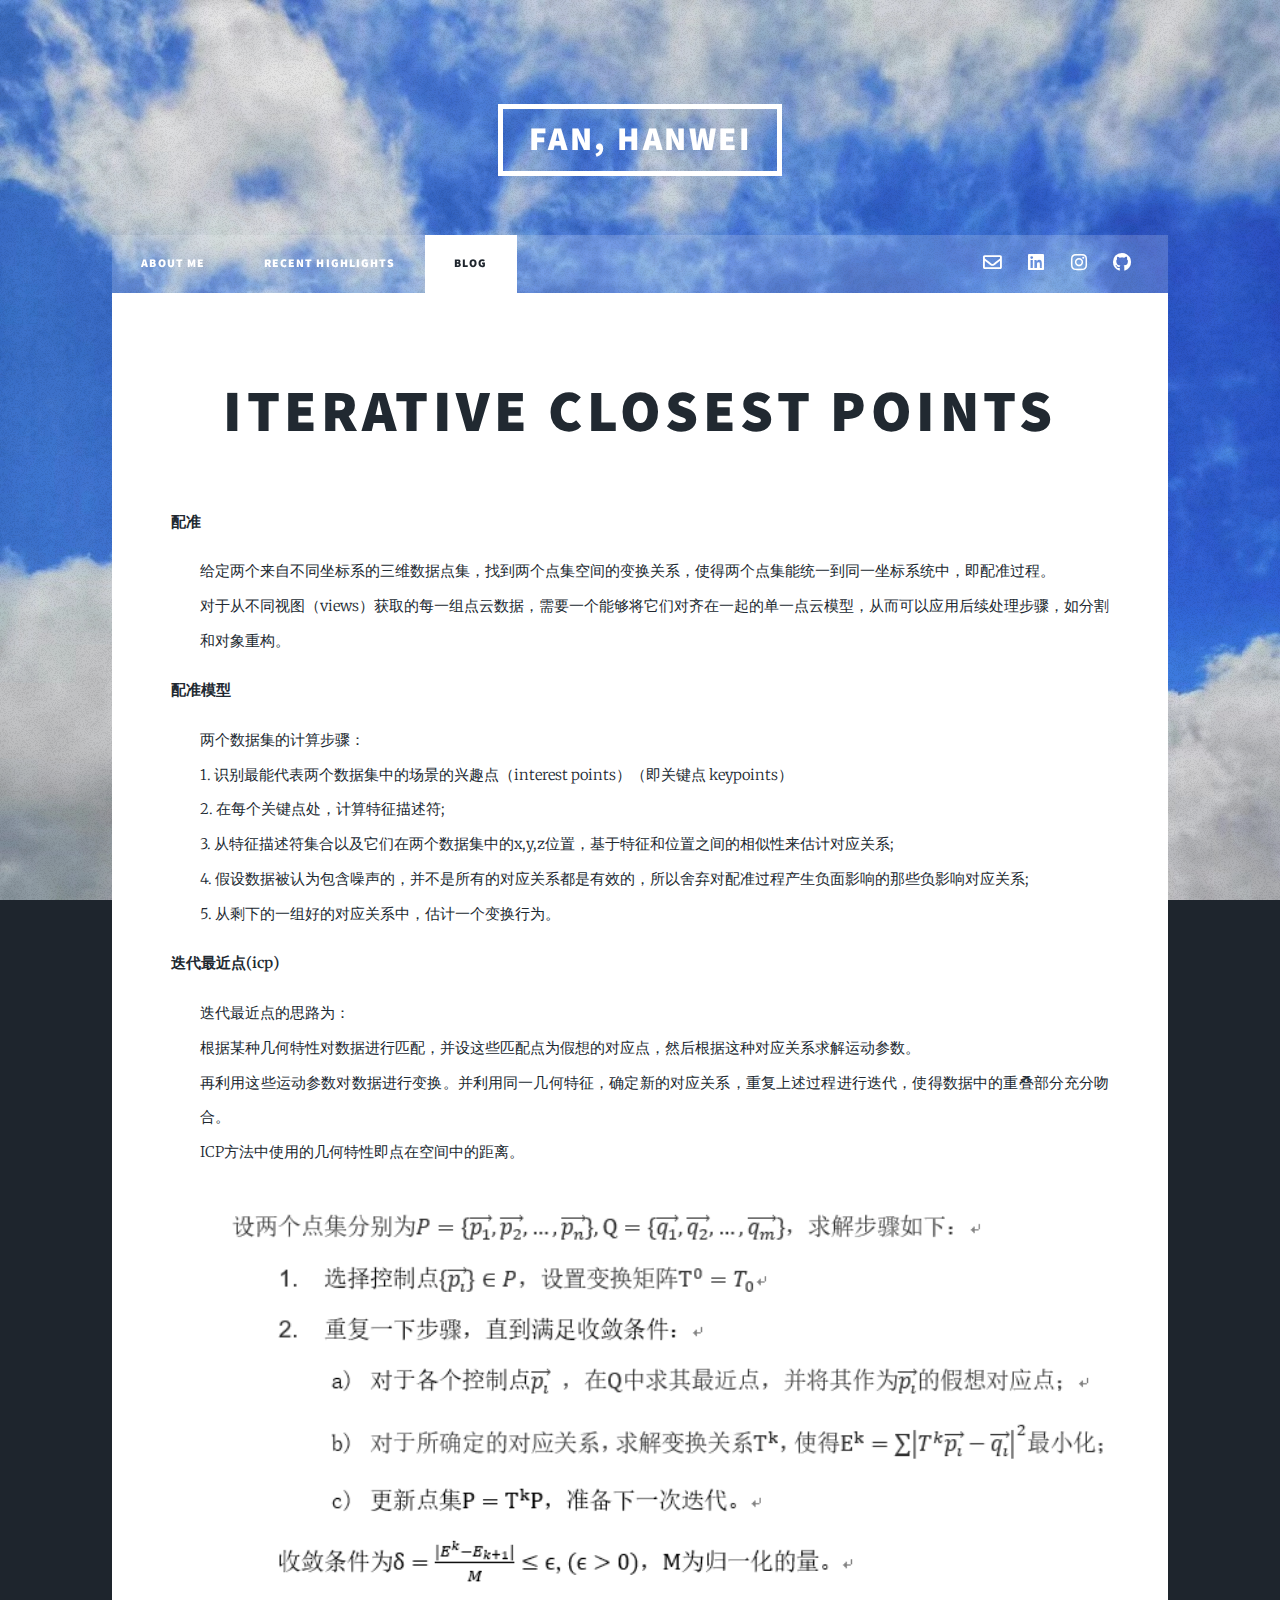
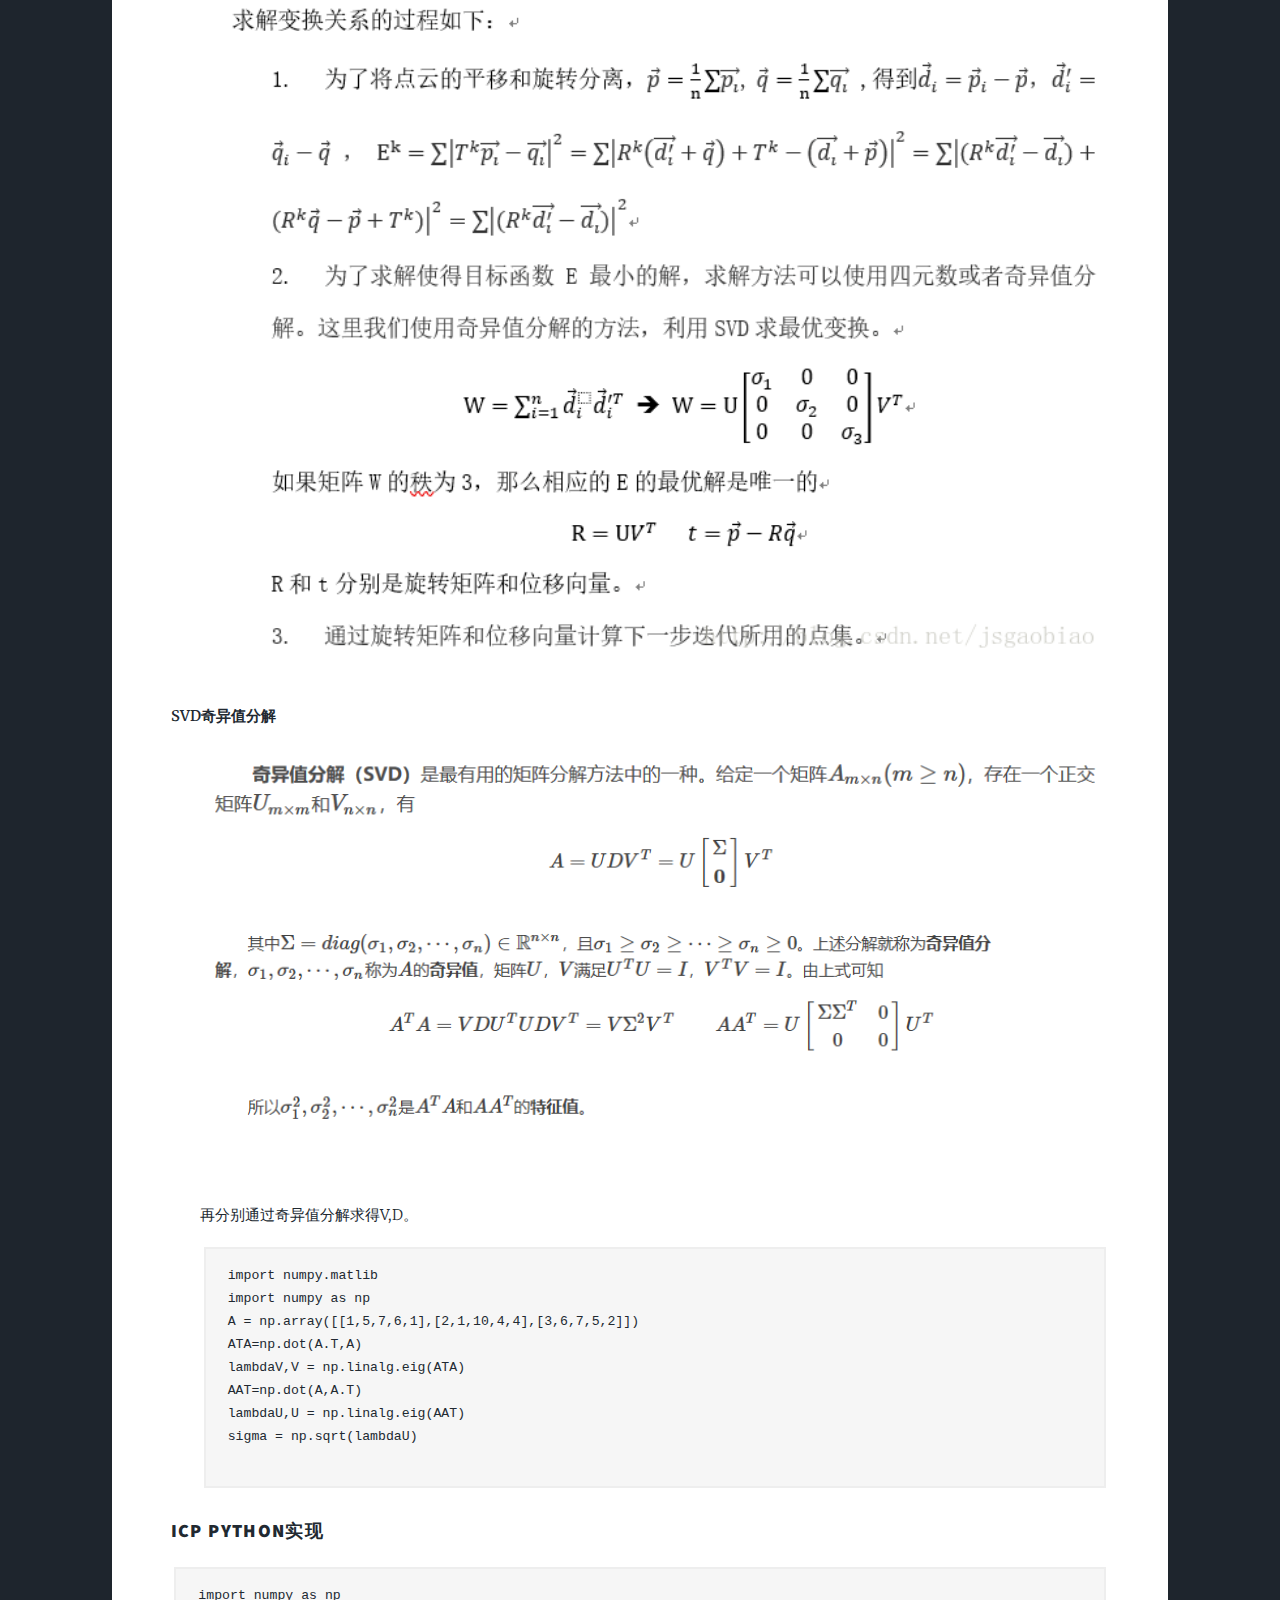
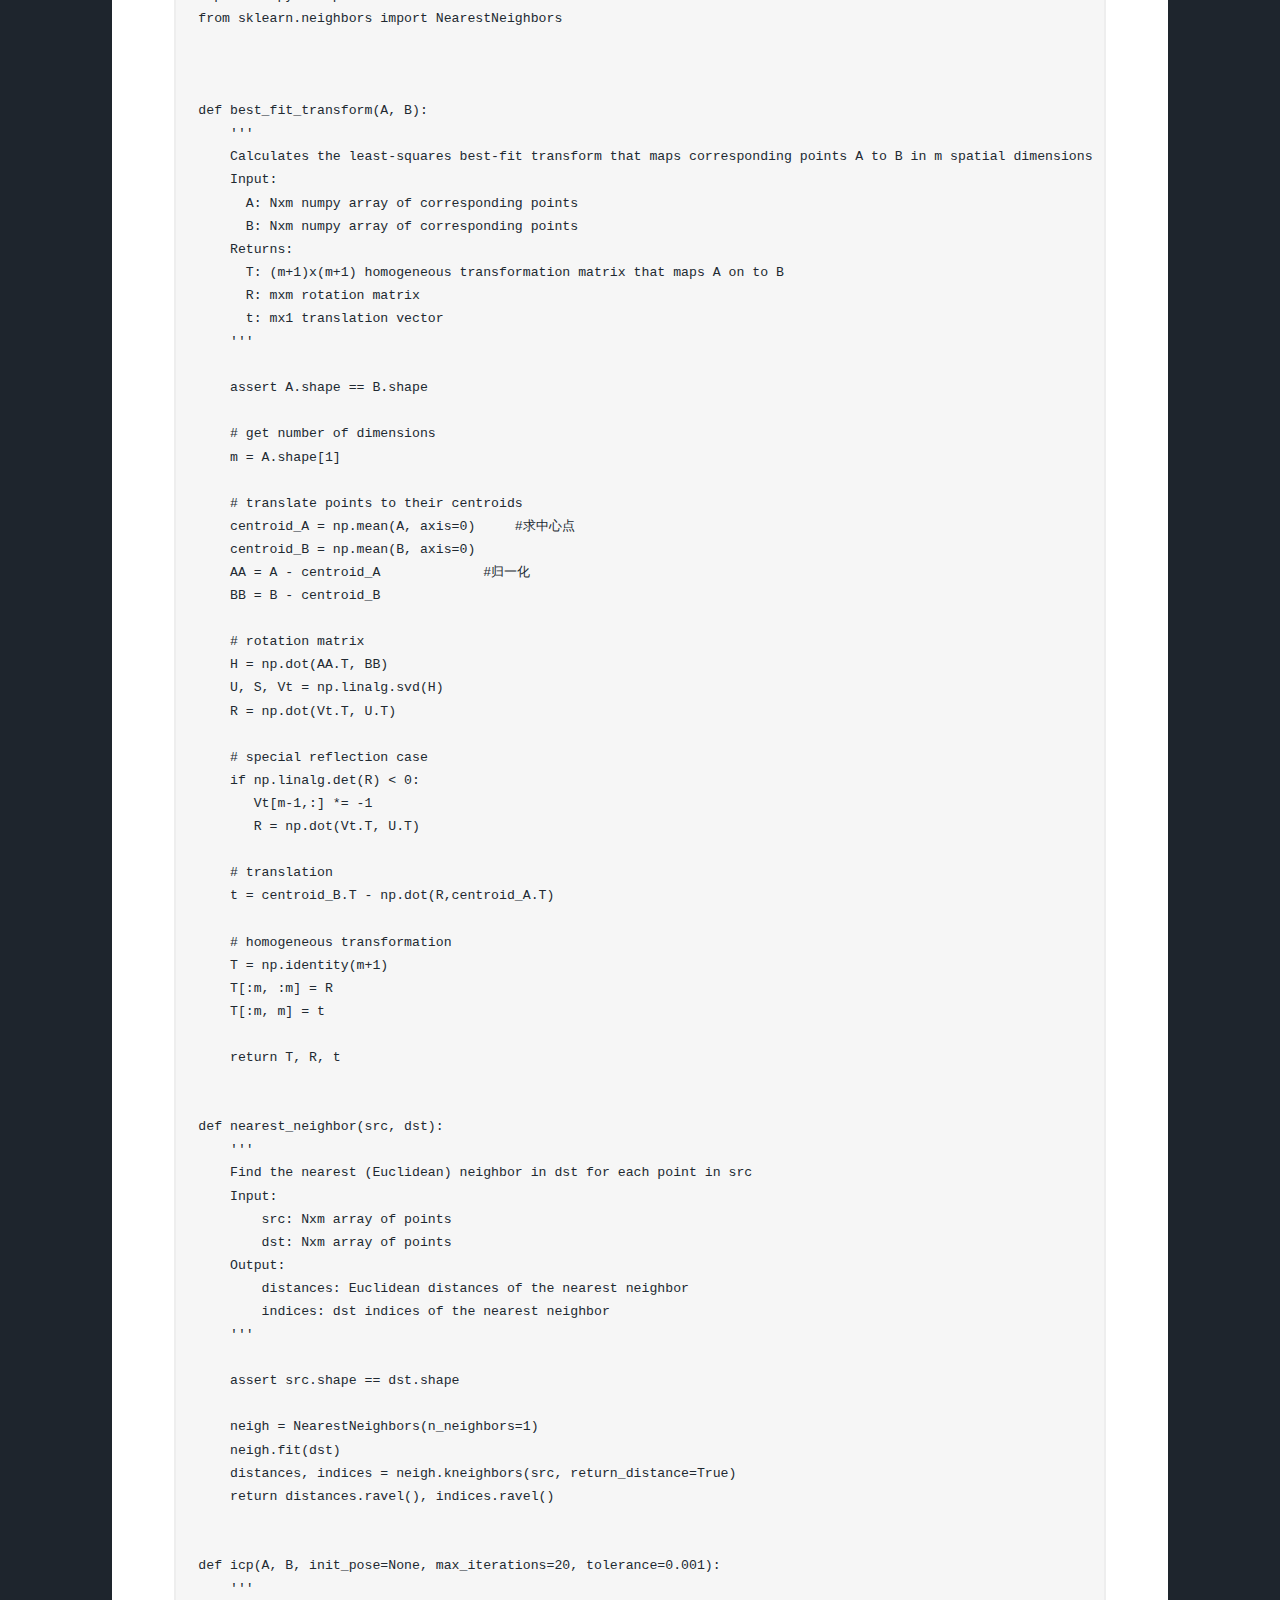
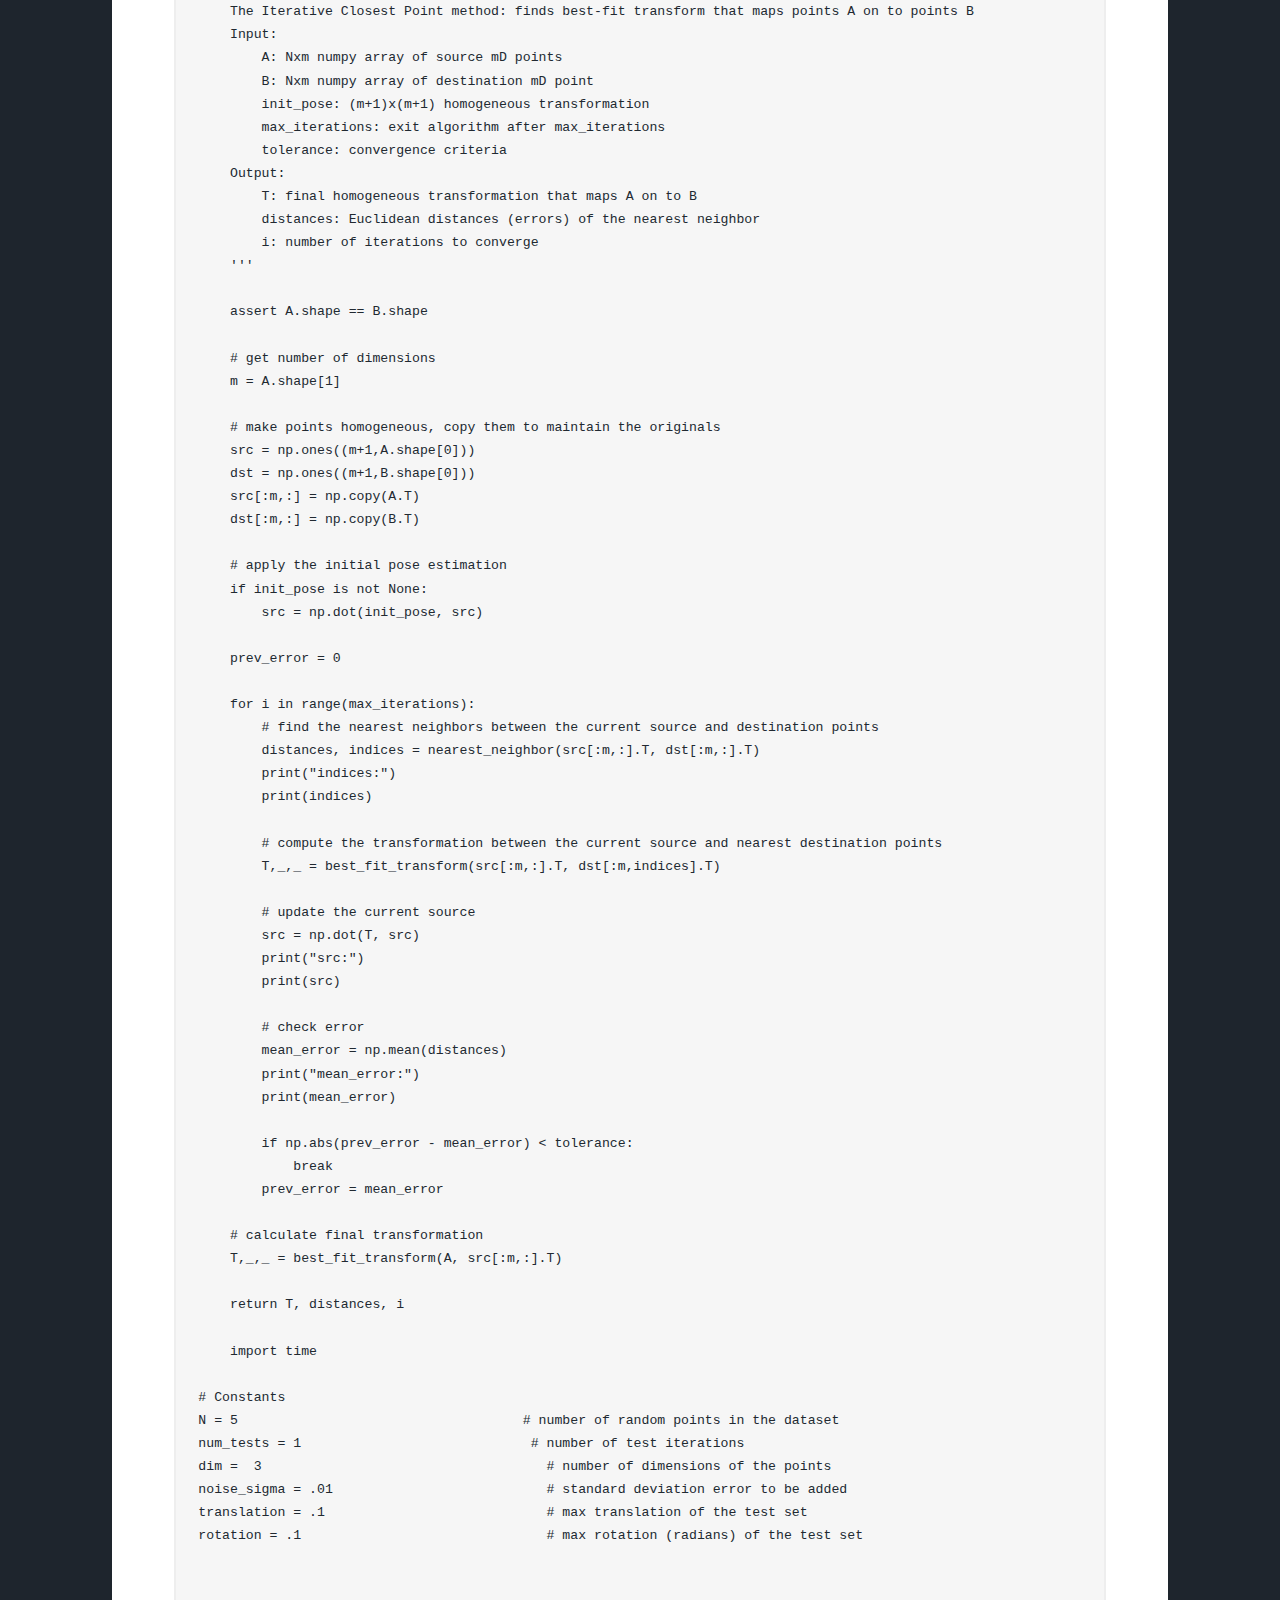
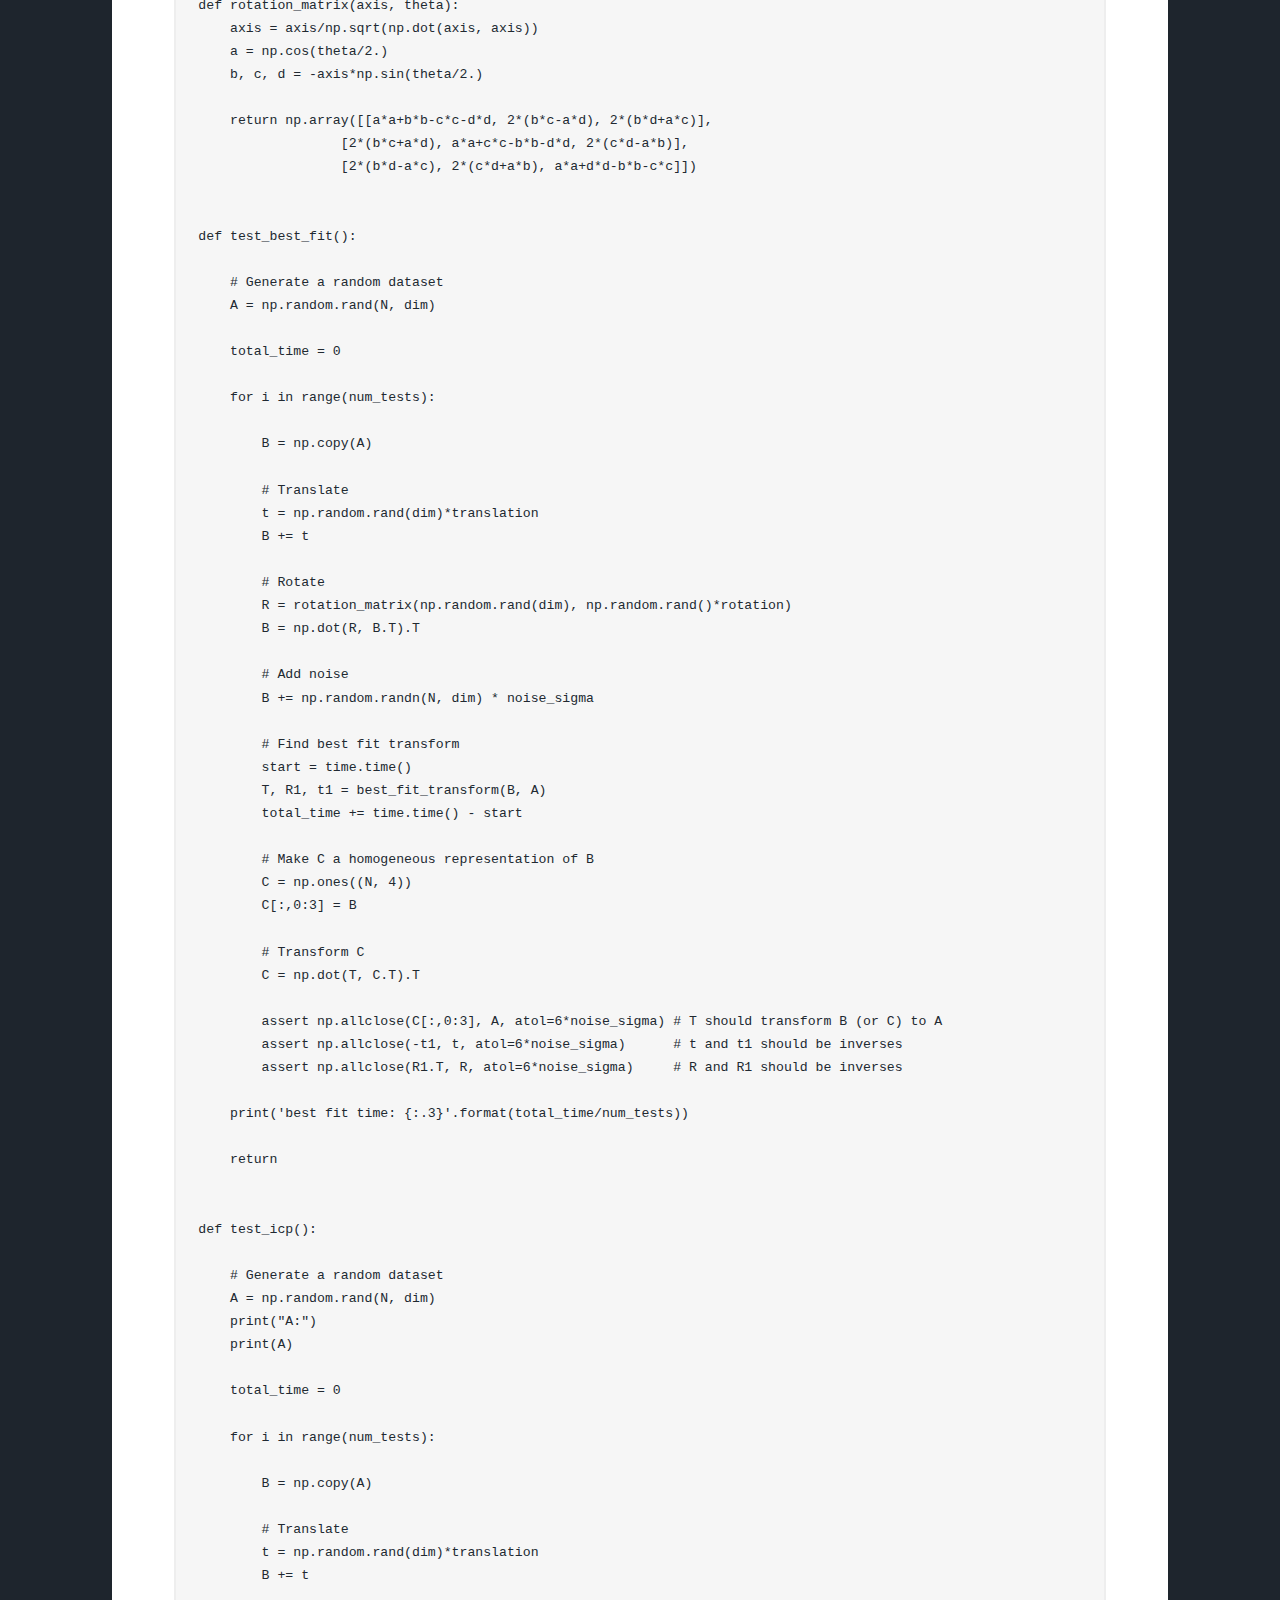
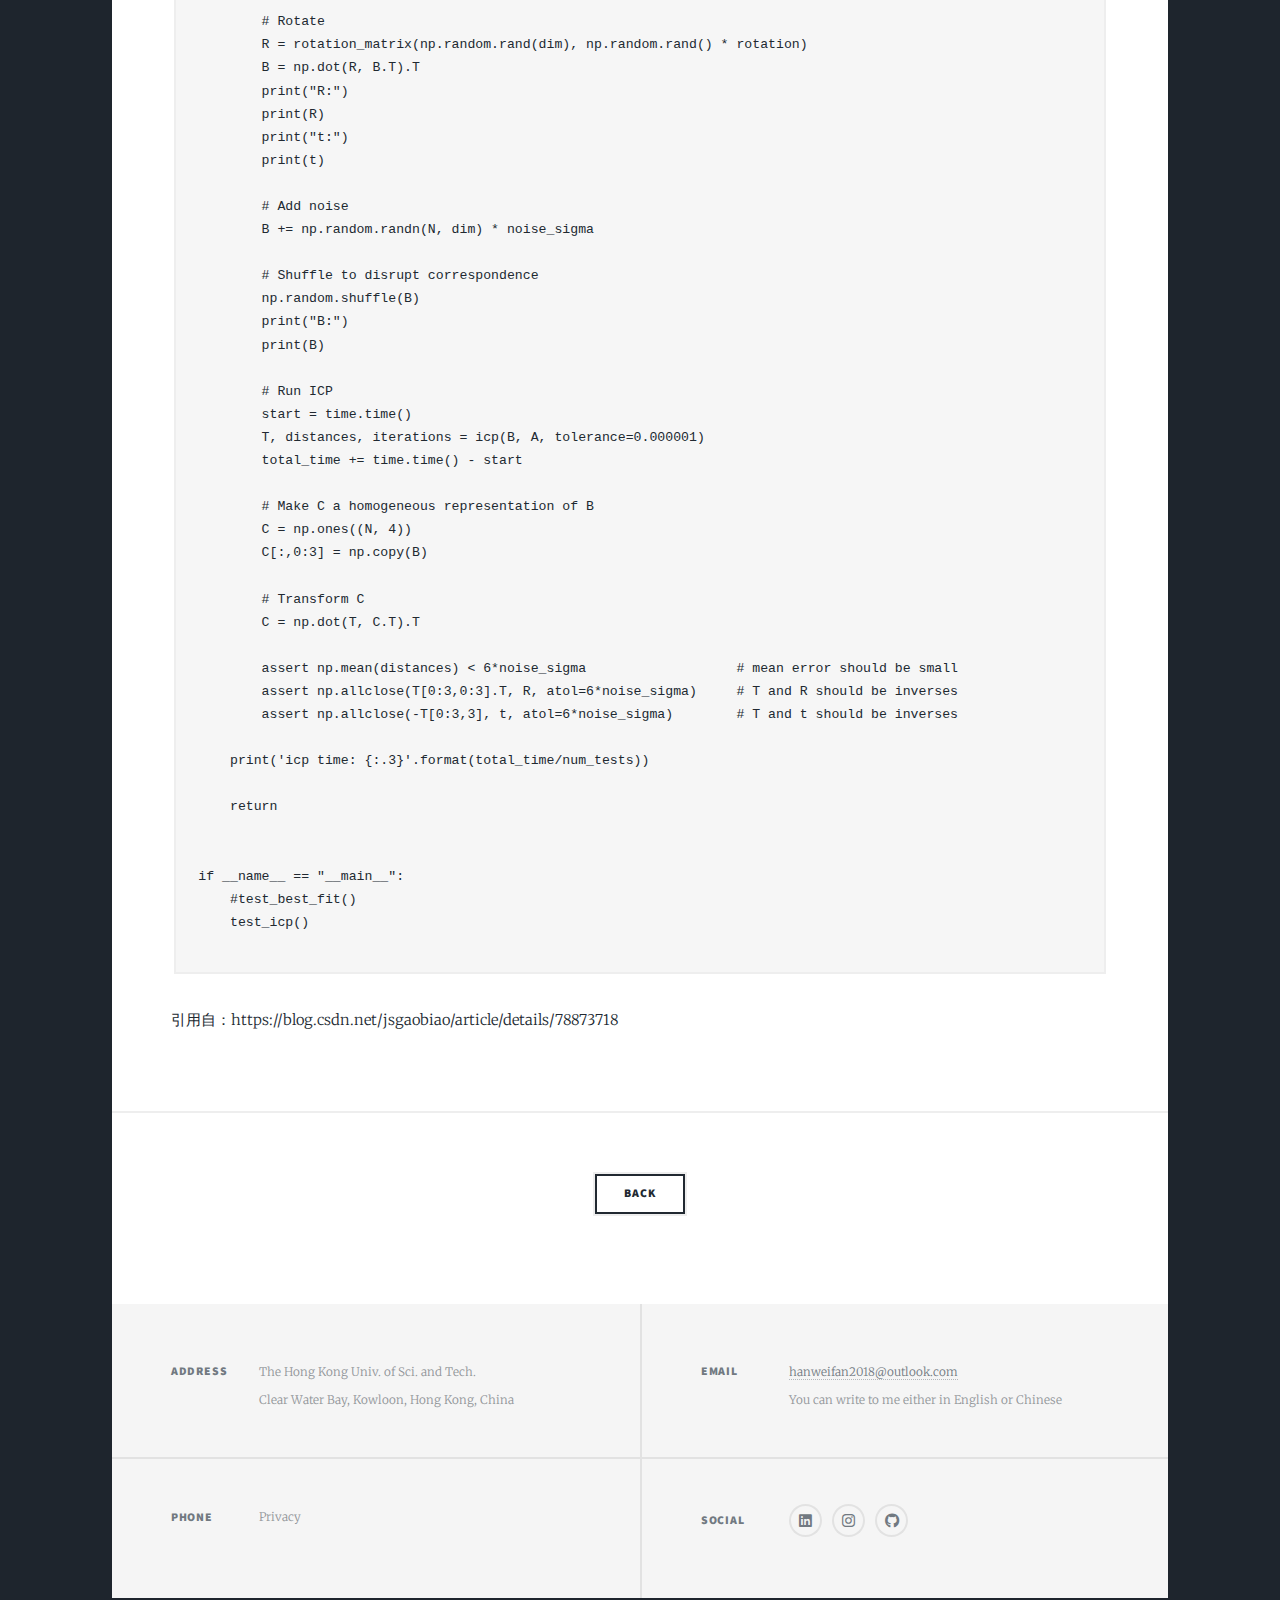
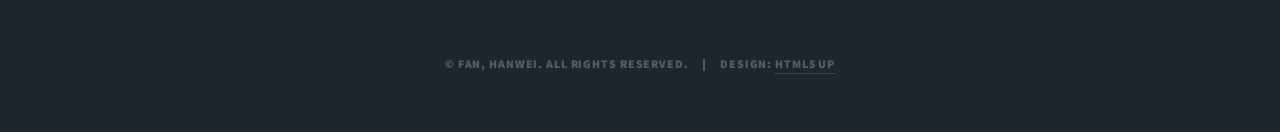
<file: blogarticles/icp.html>
<!DOCTYPE HTML>
<!--
	Massively by HTML5 UP
	html5up.net | @ajlkn
	Free for personal and commercial use under the CCA 3.0 license (html5up.net/license)
-->
<html>
	<head>
		<title>FAN, Hanwei 樊瀚伟 Blog</title>
		<meta charset="utf-8" />
		<meta name="viewport" content="width=device-width, initial-scale=1, user-scalable=no" />
		<link rel="stylesheet" href="../assets/css/main.css" />
		<noscript><link rel="stylesheet" href="../assets/css/noscript.css" /></noscript>
	</head>
	<body class="is-preload">

		<!-- Wrapper -->
			<div id="wrapper">

				<!-- Header -->
					<header id="header">
						<a href="../index.html" class="logo">FAN, Hanwei</a>
					</header>

				<!-- Nav -->
					<nav id="nav">
						<ul class="links">
							<li><a href="../index.html">About me</a></li>
							<li><a href="../RH.html">Recent Highlights</a></li>
							<li class="active"><a href="../Blog.html">Blog</a></li>
						</ul>
						<ul class="icons">
							<li><a href="MAILTO:hanweifan2018@outlook.com" class="icon regular fa-envelope"><span class="label">E-Mail</span></a></li>
							<li><a href="https://www.linkedin.com/in/hanwei-fan-bb3b69192/" class="icon brands fa-linkedin"><span class="label">Linkedin</span></a></li>
							<li><a href="https://www.instagram.com/fan.hanwei/" class="icon brands fa-instagram"><span class="label">Instagram</span></a></li>
							<li><a href="https://github.com/fanhanwei" class="icon brands fa-github"><span class="label">GitHub</span></a></li>
						</ul>
					</nav>

				<!-- Main -->
					<div id="main">
						<!-- Post -->
							<section class="post">
								<header class="major">
									<h1>Iterative Closest Points</h1>
								</header>
									<dl>
										<dt>配准</dt>
										<dd>
											<p>给定两个来自不同坐标系的三维数据点集，找到两个点集空间的变换关系，使得两个点集能统一到同一坐标系统中，即配准过程。<br />
											对于从不同视图（views）获取的每一组点云数据，需要一个能够将它们对齐在一起的单一点云模型，从而可以应用后续处理步骤，如分割和对象重构。 </p>
										</dd>
										<dt>配准模型</dt>
										<dd>
											<p>两个数据集的计算步骤：<br />1. 识别最能代表两个数据集中的场景的兴趣点（interest points）（即关键点 keypoints）<br />
												2. 在每个关键点处，计算特征描述符;<br />
												3. 从特征描述符集合以及它们在两个数据集中的x,y,z位置，基于特征和位置之间的相似性来估计对应关系;<br />
												4. 假设数据被认为包含噪声的，并不是所有的对应关系都是有效的，所以舍弃对配准过程产生负面影响的那些负影响对应关系;<br />
												5. 从剩下的一组好的对应关系中，估计一个变换行为。</p>
										</dd>
										<dt>迭代最近点(icp)</dt>
										<dd>
											<p>迭代最近点的思路为：<br />根据某种几何特性对数据进行匹配，并设这些匹配点为假想的对应点，然后根据这种对应关系求解运动参数。<br />
												再利用这些运动参数对数据进行变换。并利用同一几何特征，确定新的对应关系，重复上述过程进行迭代，使得数据中的重叠部分充分吻合。<br />
												ICP方法中使用的几何特性即点在空间中的距离。<br /><span class="image fit"><img src="../blogimages/2.png" alt="" /></span></p>
										</dd>
										<dt>SVD奇异值分解</dt>
										<dd>
											<p><span class="image fit"><img src="../blogimages/3.png" alt="" /></span><br />再分别通过奇异值分解求得V,D。</p>
											<pre><code>import numpy.matlib 
import numpy as np 
A = np.array([[1,5,7,6,1],[2,1,10,4,4],[3,6,7,5,2]])
ATA=np.dot(A.T,A)
lambdaV,V = np.linalg.eig(ATA)
AAT=np.dot(A,A.T)
lambdaU,U = np.linalg.eig(AAT)
sigma = np.sqrt(lambdaU)
									</code></pre>
										</dd>
									</dl>

								<!-- Preformatted Code -->
									<h3>icp Python实现</h3>
									<pre><code>import numpy as np
from sklearn.neighbors import NearestNeighbors



def best_fit_transform(A, B):
    '''
    Calculates the least-squares best-fit transform that maps corresponding points A to B in m spatial dimensions
    Input:
      A: Nxm numpy array of corresponding points
      B: Nxm numpy array of corresponding points
    Returns:
      T: (m+1)x(m+1) homogeneous transformation matrix that maps A on to B
      R: mxm rotation matrix
      t: mx1 translation vector
    '''

    assert A.shape == B.shape

    # get number of dimensions
    m = A.shape[1]

    # translate points to their centroids
    centroid_A = np.mean(A, axis=0)     #求中心点
    centroid_B = np.mean(B, axis=0)
    AA = A - centroid_A             #归一化
    BB = B - centroid_B

    # rotation matrix
    H = np.dot(AA.T, BB)
    U, S, Vt = np.linalg.svd(H)
    R = np.dot(Vt.T, U.T)

    # special reflection case
    if np.linalg.det(R) < 0:
       Vt[m-1,:] *= -1
       R = np.dot(Vt.T, U.T)

    # translation
    t = centroid_B.T - np.dot(R,centroid_A.T)

    # homogeneous transformation
    T = np.identity(m+1)
    T[:m, :m] = R
    T[:m, m] = t

    return T, R, t


def nearest_neighbor(src, dst):
    '''
    Find the nearest (Euclidean) neighbor in dst for each point in src
    Input:
        src: Nxm array of points
        dst: Nxm array of points
    Output:
        distances: Euclidean distances of the nearest neighbor
        indices: dst indices of the nearest neighbor
    '''

    assert src.shape == dst.shape

    neigh = NearestNeighbors(n_neighbors=1)
    neigh.fit(dst)
    distances, indices = neigh.kneighbors(src, return_distance=True)
    return distances.ravel(), indices.ravel()


def icp(A, B, init_pose=None, max_iterations=20, tolerance=0.001):
    '''
    The Iterative Closest Point method: finds best-fit transform that maps points A on to points B
    Input:
        A: Nxm numpy array of source mD points
        B: Nxm numpy array of destination mD point
        init_pose: (m+1)x(m+1) homogeneous transformation
        max_iterations: exit algorithm after max_iterations
        tolerance: convergence criteria
    Output:
        T: final homogeneous transformation that maps A on to B
        distances: Euclidean distances (errors) of the nearest neighbor
        i: number of iterations to converge
    '''

    assert A.shape == B.shape

    # get number of dimensions
    m = A.shape[1]

    # make points homogeneous, copy them to maintain the originals
    src = np.ones((m+1,A.shape[0]))
    dst = np.ones((m+1,B.shape[0]))
    src[:m,:] = np.copy(A.T)
    dst[:m,:] = np.copy(B.T)

    # apply the initial pose estimation
    if init_pose is not None:
        src = np.dot(init_pose, src)

    prev_error = 0

    for i in range(max_iterations):
        # find the nearest neighbors between the current source and destination points
        distances, indices = nearest_neighbor(src[:m,:].T, dst[:m,:].T)
        print("indices:")
        print(indices)

        # compute the transformation between the current source and nearest destination points
        T,_,_ = best_fit_transform(src[:m,:].T, dst[:m,indices].T)

        # update the current source
        src = np.dot(T, src)
        print("src:")
        print(src)

        # check error
        mean_error = np.mean(distances)
        print("mean_error:")
        print(mean_error)
        
        if np.abs(prev_error - mean_error) < tolerance:
            break
        prev_error = mean_error

    # calculate final transformation
    T,_,_ = best_fit_transform(A, src[:m,:].T)

    return T, distances, i
    
    import time

# Constants
N = 5                                    # number of random points in the dataset
num_tests = 1                             # number of test iterations
dim =  3                                    # number of dimensions of the points
noise_sigma = .01                           # standard deviation error to be added
translation = .1                            # max translation of the test set
rotation = .1                               # max rotation (radians) of the test set


def rotation_matrix(axis, theta):
    axis = axis/np.sqrt(np.dot(axis, axis))
    a = np.cos(theta/2.)
    b, c, d = -axis*np.sin(theta/2.)

    return np.array([[a*a+b*b-c*c-d*d, 2*(b*c-a*d), 2*(b*d+a*c)],
                  [2*(b*c+a*d), a*a+c*c-b*b-d*d, 2*(c*d-a*b)],
                  [2*(b*d-a*c), 2*(c*d+a*b), a*a+d*d-b*b-c*c]])


def test_best_fit():

    # Generate a random dataset
    A = np.random.rand(N, dim)

    total_time = 0

    for i in range(num_tests):

        B = np.copy(A)

        # Translate
        t = np.random.rand(dim)*translation
        B += t

        # Rotate
        R = rotation_matrix(np.random.rand(dim), np.random.rand()*rotation)
        B = np.dot(R, B.T).T

        # Add noise
        B += np.random.randn(N, dim) * noise_sigma

        # Find best fit transform
        start = time.time()
        T, R1, t1 = best_fit_transform(B, A)
        total_time += time.time() - start

        # Make C a homogeneous representation of B
        C = np.ones((N, 4))
        C[:,0:3] = B

        # Transform C
        C = np.dot(T, C.T).T

        assert np.allclose(C[:,0:3], A, atol=6*noise_sigma) # T should transform B (or C) to A
        assert np.allclose(-t1, t, atol=6*noise_sigma)      # t and t1 should be inverses
        assert np.allclose(R1.T, R, atol=6*noise_sigma)     # R and R1 should be inverses

    print('best fit time: {:.3}'.format(total_time/num_tests))

    return


def test_icp():

    # Generate a random dataset
    A = np.random.rand(N, dim)
    print("A:")
    print(A)

    total_time = 0

    for i in range(num_tests):

        B = np.copy(A)

        # Translate
        t = np.random.rand(dim)*translation
        B += t

        # Rotate
        R = rotation_matrix(np.random.rand(dim), np.random.rand() * rotation)
        B = np.dot(R, B.T).T
        print("R:")
        print(R)
        print("t:")
        print(t)

        # Add noise
        B += np.random.randn(N, dim) * noise_sigma

        # Shuffle to disrupt correspondence
        np.random.shuffle(B)
        print("B:")
        print(B)

        # Run ICP
        start = time.time()
        T, distances, iterations = icp(B, A, tolerance=0.000001)
        total_time += time.time() - start

        # Make C a homogeneous representation of B
        C = np.ones((N, 4))
        C[:,0:3] = np.copy(B)

        # Transform C
        C = np.dot(T, C.T).T

        assert np.mean(distances) < 6*noise_sigma                   # mean error should be small
        assert np.allclose(T[0:3,0:3].T, R, atol=6*noise_sigma)     # T and R should be inverses
        assert np.allclose(-T[0:3,3], t, atol=6*noise_sigma)        # T and t should be inverses

    print('icp time: {:.3}'.format(total_time/num_tests))

    return


if __name__ == "__main__":
    #test_best_fit()
    test_icp()
									</code></pre>
								
								<p>引用自：https://blog.csdn.net/jsgaobiao/article/details/78873718</p>
							</section>
						
						<!-- Footer -->
							<footer>
								<div class="pagination">
									<ul class="actions special">
										<li><a href="../Blog.html" class="button">Back</a></li>
									</ul>
								</div>
							</footer>

					</div>

				<!-- Footer -->
					<footer id="footer">
						<section class="split contact">
							<section class="alt">
								<h3>Address</h3>
								<p>The Hong Kong Univ. of Sci. and Tech.<br />
								Clear Water Bay, Kowloon, Hong Kong, China </p>
							</section>
							<section>
								<h3>Phone</h3>
								<p>Privacy</p>
							</section>
						</section>
						<section class="split contact">
							<section class="alt">
								<h3>Email</h3>
								<p><a href="MAILTO:hanweifan2018@outlook.com">hanweifan2018@outlook.com</a><br />
									You can write to me either in English or Chinese</p>
							</section>
							<section>
								<h3>Social</h3>
								<ul class="icons alt">
									<li><a href="https://www.linkedin.com/in/hanwei-fan-bb3b69192/" class="icon brands fa-linkedin"><span class="label">Linkdin</span></a></li>
									<li><a href="https://www.instagram.com/fan.hanwei/" class="icon brands fa-instagram"><span class="label">Instagram</span></a></li>
									<li><a href="https://github.com/fanhanwei" class="icon brands fa-github"><span class="label">GitHub</span></a></li>
								</ul>
							</section>
						</section>
					</footer>

				<!-- Copyright -->
					<div id="copyright">
						<ul><li>&copy; FAN, Hanwei. All Rights Reserved.</li><li>Design: <a href="https://html5up.net">HTML5 UP</a></li></ul>
					</div>

			</div>

		<!-- Scripts -->
			<script src="../assets/js/jquery.min.js"></script>
			<script src="../assets/js/jquery.scrollex.min.js"></script>
			<script src="../assets/js/jquery.scrolly.min.js"></script>
			<script src="../assets/js/browser.min.js"></script>
			<script src="../assets/js/breakpoints.min.js"></script>
			<script src="../assets/js/util.js"></script>
			<script src="../assets/js/main.js"></script>

	</body>
</html>
</file>
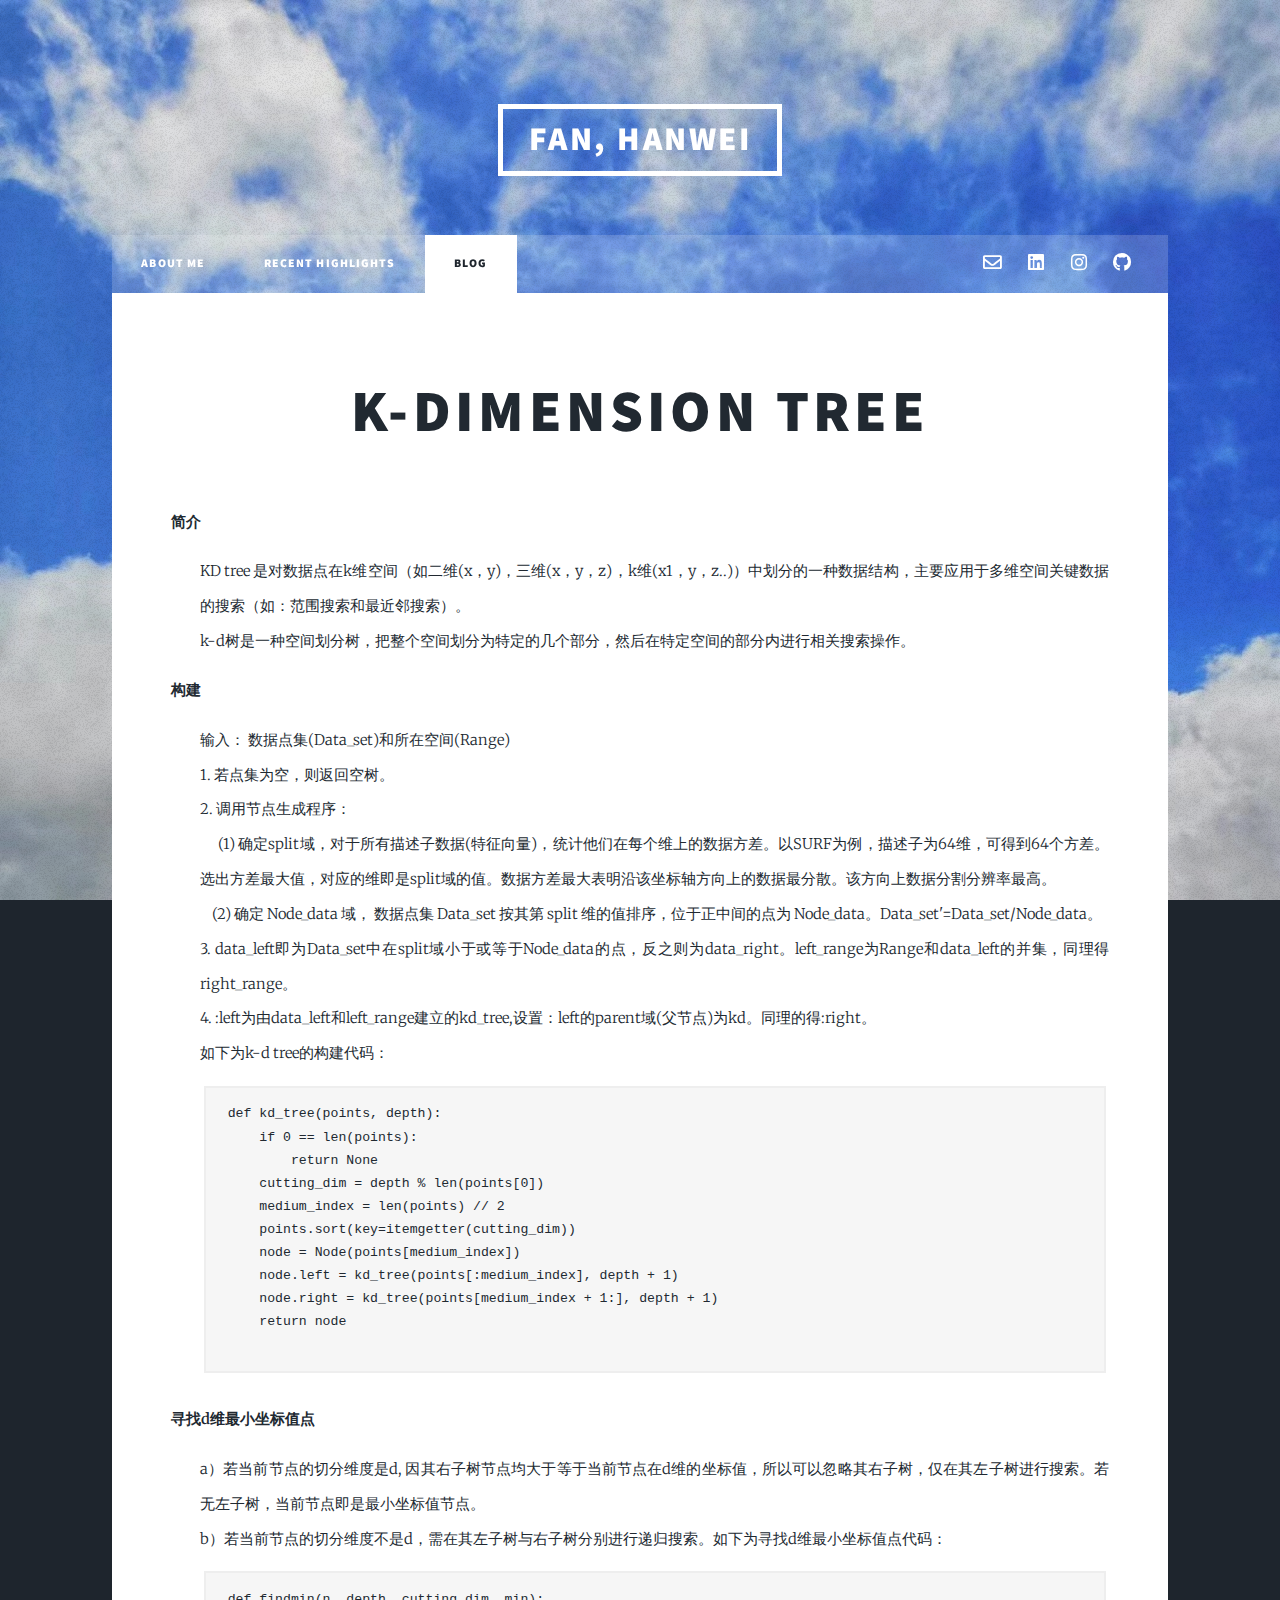
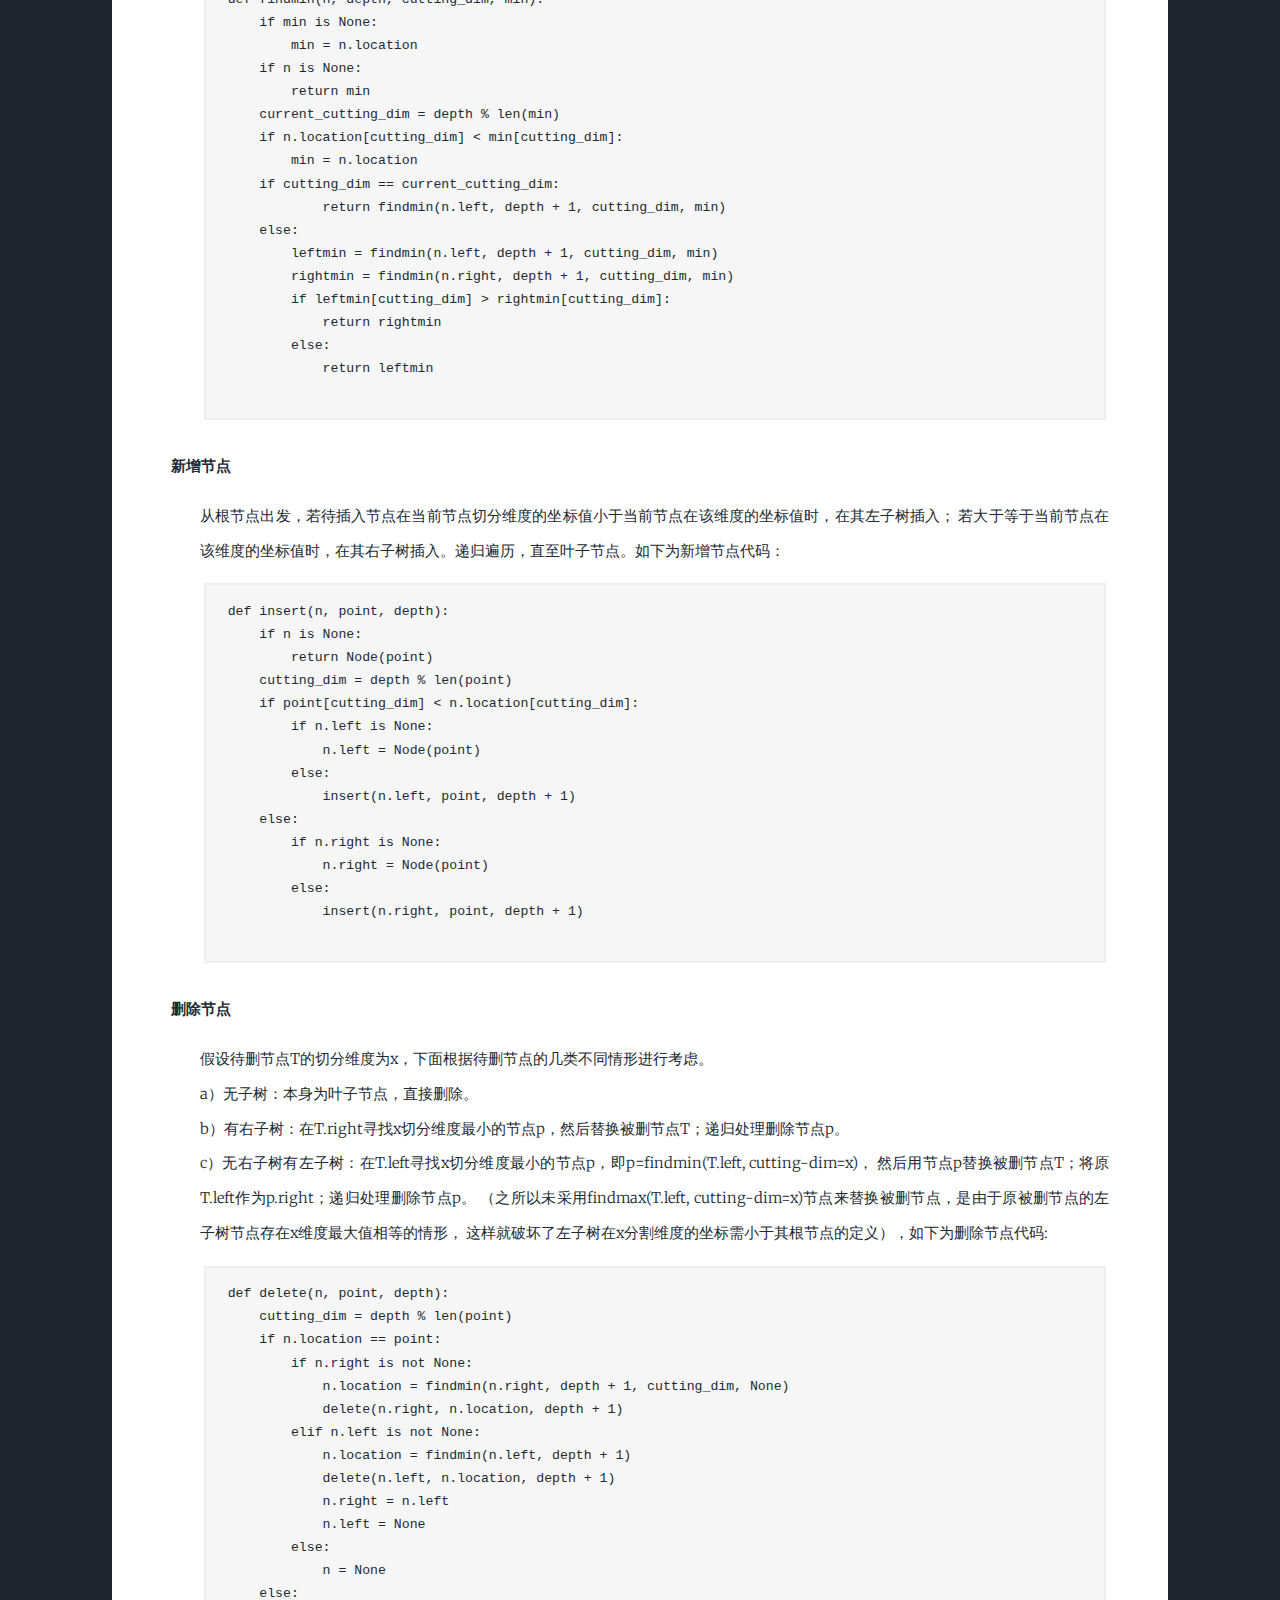
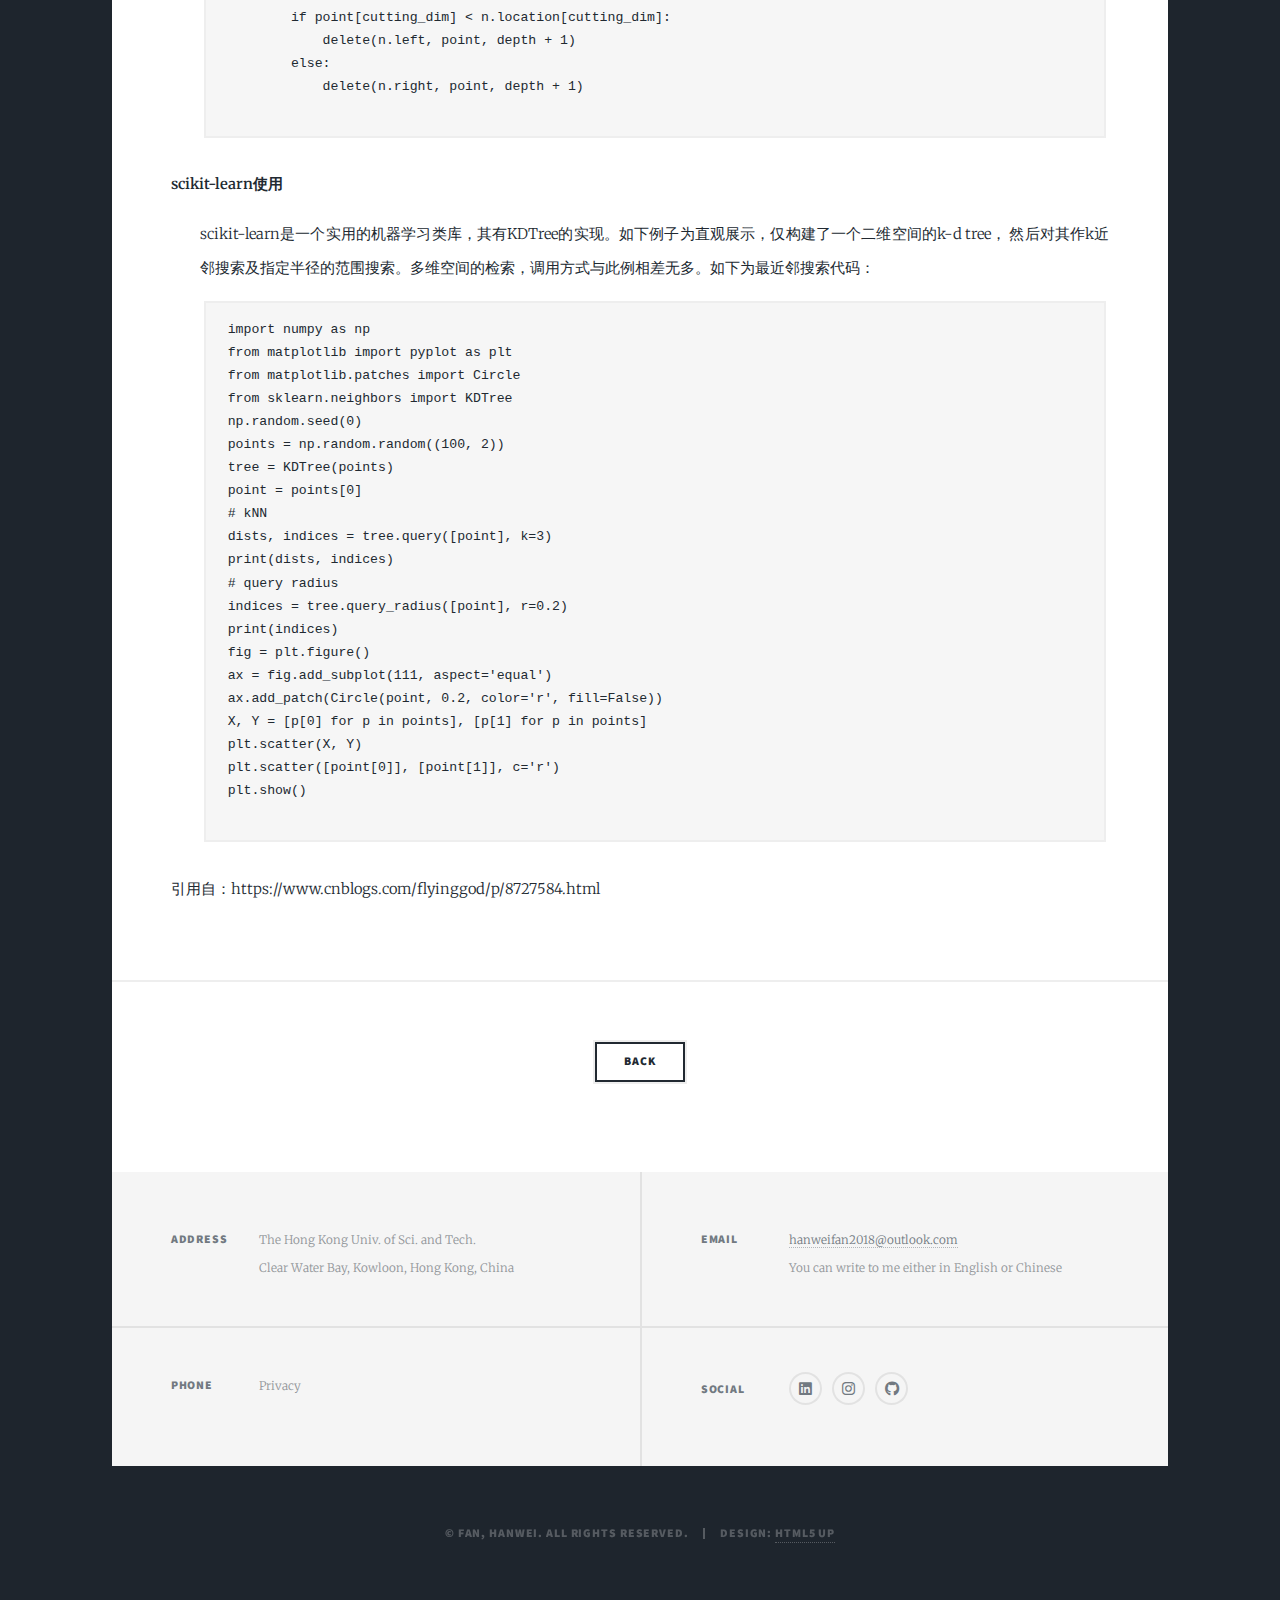
<file: blogarticles/kd.html>
<!DOCTYPE HTML>
<!--
	Massively by HTML5 UP
	html5up.net | @ajlkn
	Free for personal and commercial use under the CCA 3.0 license (html5up.net/license)
-->
<html>
	<head>
		<title>FAN, Hanwei 樊瀚伟 Blog</title>
		<meta charset="utf-8" />
		<meta name="viewport" content="width=device-width, initial-scale=1, user-scalable=no" />
		<link rel="stylesheet" href="../assets/css/main.css" />
		<noscript><link rel="stylesheet" href="../assets/css/noscript.css" /></noscript>
	</head>
	<body class="is-preload">

		<!-- Wrapper -->
			<div id="wrapper">

				<!-- Header -->
					<header id="header">
						<a href="../index.html" class="logo">FAN, Hanwei</a>
					</header>

				<!-- Nav -->
					<nav id="nav">
						<ul class="links">
							<li><a href="../index.html">About me</a></li>
							<li><a href="../RH.html">Recent Highlights</a></li>
							<li class="active"><a href="../Blog.html">Blog</a></li>
						</ul>
						<ul class="icons">
							<li><a href="MAILTO:hanweifan2018@outlook.com" class="icon regular fa-envelope"><span class="label">E-Mail</span></a></li>
							<li><a href="https://www.linkedin.com/in/hanwei-fan-bb3b69192/" class="icon brands fa-linkedin"><span class="label">Linkedin</span></a></li>
							<li><a href="https://www.instagram.com/fan.hanwei/" class="icon brands fa-instagram"><span class="label">Instagram</span></a></li>
							<li><a href="https://github.com/fanhanwei" class="icon brands fa-github"><span class="label">GitHub</span></a></li>
						</ul>
					</nav>

				<!-- Main -->
					<div id="main">
						<!-- Post -->
							<section class="post">
								<header class="major">
									<h1>K-dimension Tree</h1>
								</header>
									<dl>
										<dt>简介</dt>
										<dd>
											<p>KD tree 是对数据点在k维空间（如二维(x，y)，三维(x，y，z)，k维(x1，y，z..)）中划分的一种数据结构，主要应用于多维空间关键数据的搜索（如：范围搜索和最近邻搜索）。<br />
											k-d树是一种空间划分树，把整个空间划分为特定的几个部分，然后在特定空间的部分内进行相关搜索操作。 </p>
										</dd>
										<dt>构建</dt>
										<dd>
											<p>输入： 数据点集(Data_set)和所在空间(Range)<br />
												1. 若点集为空，则返回空树。<br />
												2. 调用节点生成程序：<br />&nbsp;&nbsp;&nbsp;&nbsp;&nbsp;&nbsp;(1) 确定split域，对于所有描述子数据(特征向量)，统计他们在每个维上的数据方差。以SURF为例，描述子为64维，可得到64个方差。
												选出方差最大值，对应的维即是split域的值。数据方差最大表明沿该坐标轴方向上的数据最分散。该方向上数据分割分辨率最高。<br />&nbsp;&nbsp;&nbsp;&nbsp;(2) 确定 Node_data 域，
												数据点集 Data_set 按其第 split 维的值排序，位于正中间的点为 Node_data。Data_set'=Data_set/Node_data。<br />
												3. data_left即为Data_set中在split域小于或等于Node_data的点，反之则为data_right。left_range为Range和data_left的并集，同理得right_range。<br />
												4. :left为由data_left和left_range建立的kd_tree,设置：left的parent域(父节点)为kd。同理的得:right。<br />
												如下为k-d tree的构建代码：
												</p>
											<pre><code>def kd_tree(points, depth):
    if 0 == len(points):
        return None
    cutting_dim = depth % len(points[0])
    medium_index = len(points) // 2
    points.sort(key=itemgetter(cutting_dim))
    node = Node(points[medium_index])
    node.left = kd_tree(points[:medium_index], depth + 1)
    node.right = kd_tree(points[medium_index + 1:], depth + 1)
    return node
    											</code></pre>
										</dd>
										<dt>寻找d维最小坐标值点</dt>
										<dd>
											<p>a）若当前节点的切分维度是d, 因其右子树节点均大于等于当前节点在d维的坐标值，所以可以忽略其右子树，仅在其左子树进行搜索。若无左子树，当前节点即是最小坐标值节点。<br />
												b）若当前节点的切分维度不是d，需在其左子树与右子树分别进行递归搜索。如下为寻找d维最小坐标值点代码：<br /></p>
											<pre><code>def findmin(n, depth, cutting_dim, min):
    if min is None:
        min = n.location
    if n is None:
        return min
    current_cutting_dim = depth % len(min)
    if n.location[cutting_dim] < min[cutting_dim]:
        min = n.location
    if cutting_dim == current_cutting_dim:
            return findmin(n.left, depth + 1, cutting_dim, min)
    else:
        leftmin = findmin(n.left, depth + 1, cutting_dim, min)
        rightmin = findmin(n.right, depth + 1, cutting_dim, min)
        if leftmin[cutting_dim] > rightmin[cutting_dim]:
            return rightmin
        else:
            return leftmin
    											</code></pre>
										</dd>
										<dt>新增节点</dt>
										<dd>
											<p>从根节点出发，若待插入节点在当前节点切分维度的坐标值小于当前节点在该维度的坐标值时，在其左子树插入；
											若大于等于当前节点在该维度的坐标值时，在其右子树插入。递归遍历，直至叶子节点。如下为新增节点代码：</p>
											<pre><code>def insert(n, point, depth):
    if n is None:
        return Node(point)
    cutting_dim = depth % len(point)
    if point[cutting_dim] < n.location[cutting_dim]:
        if n.left is None:
            n.left = Node(point)
        else:
            insert(n.left, point, depth + 1)
    else:
        if n.right is None:
            n.right = Node(point)
        else:
            insert(n.right, point, depth + 1)
											</code></pre>
										</dd>
										<dt>删除节点</dt>
										<dd>
											<p>假设待删节点T的切分维度为x，下面根据待删节点的几类不同情形进行考虑。<br />
												a）无子树：本身为叶子节点，直接删除。<br />
												b）有右子树：在T.right寻找x切分维度最小的节点p，然后替换被删节点T；递归处理删除节点p。<br />
												c）无右子树有左子树：在T.left寻找x切分维度最小的节点p，即p=findmin(T.left, cutting-dim=x)，
												然后用节点p替换被删节点T；将原T.left作为p.right；递归处理删除节点p。
												（之所以未采用findmax(T.left, cutting-dim=x)节点来替换被删节点，是由于原被删节点的左子树节点存在x维度最大值相等的情形，
												这样就破坏了左子树在x分割维度的坐标需小于其根节点的定义），如下为删除节点代码:</p>
											<pre><code>def delete(n, point, depth):
    cutting_dim = depth % len(point)
    if n.location == point:
        if n.right is not None:
            n.location = findmin(n.right, depth + 1, cutting_dim, None)
            delete(n.right, n.location, depth + 1)
        elif n.left is not None:
            n.location = findmin(n.left, depth + 1)
            delete(n.left, n.location, depth + 1)
            n.right = n.left
            n.left = None
        else:
            n = None
    else:
        if point[cutting_dim] < n.location[cutting_dim]:
            delete(n.left, point, depth + 1)
        else:
            delete(n.right, point, depth + 1)
											</code></pre>
										</dd>
											
										<dt>scikit-learn使用</dt>
										<dd>
											<p>scikit-learn是一个实用的机器学习类库，其有KDTree的实现。如下例子为直观展示，仅构建了一个二维空间的k-d tree，
												然后对其作k近邻搜索及指定半径的范围搜索。多维空间的检索，调用方式与此例相差无多。如下为最近邻搜索代码：</p>
											<pre><code>import numpy as np
from matplotlib import pyplot as plt
from matplotlib.patches import Circle
from sklearn.neighbors import KDTree
np.random.seed(0)
points = np.random.random((100, 2))
tree = KDTree(points)
point = points[0]
# kNN
dists, indices = tree.query([point], k=3)
print(dists, indices)
# query radius
indices = tree.query_radius([point], r=0.2)
print(indices)
fig = plt.figure()
ax = fig.add_subplot(111, aspect='equal')
ax.add_patch(Circle(point, 0.2, color='r', fill=False))
X, Y = [p[0] for p in points], [p[1] for p in points]
plt.scatter(X, Y)
plt.scatter([point[0]], [point[1]], c='r')
plt.show()
											</code></pre>
										</dd>
									</dl>
								<p>引用自：https://www.cnblogs.com/flyinggod/p/8727584.html</p>
							</section>
						
						<!-- Footer -->
							<footer>
								<div class="pagination">
									<ul class="actions special">
										<li><a href="../Blog.html" class="button">Back</a></li>
									</ul>
								</div>
							</footer>

					</div>

				<!-- Footer -->
					<footer id="footer">
						<section class="split contact">
							<section class="alt">
								<h3>Address</h3>
								<p>The Hong Kong Univ. of Sci. and Tech.<br />
								Clear Water Bay, Kowloon, Hong Kong, China </p>
							</section>
							<section>
								<h3>Phone</h3>
								<p>Privacy</p>
							</section>
						</section>
						<section class="split contact">
							<section class="alt">
								<h3>Email</h3>
								<p><a href="MAILTO:hanweifan2018@outlook.com">hanweifan2018@outlook.com</a><br />
									You can write to me either in English or Chinese</p>
							</section>
							<section>
								<h3>Social</h3>
								<ul class="icons alt">
									<li><a href="https://www.linkedin.com/in/hanwei-fan-bb3b69192/" class="icon brands fa-linkedin"><span class="label">Linkdin</span></a></li>
									<li><a href="https://www.instagram.com/fan.hanwei/" class="icon brands fa-instagram"><span class="label">Instagram</span></a></li>
									<li><a href="https://github.com/fanhanwei" class="icon brands fa-github"><span class="label">GitHub</span></a></li>
								</ul>
							</section>
						</section>
					</footer>

				<!-- Copyright -->
					<div id="copyright">
						<ul><li>&copy; FAN, Hanwei. All Rights Reserved.</li><li>Design: <a href="https://html5up.net">HTML5 UP</a></li></ul>
					</div>

			</div>

		<!-- Scripts -->
			<script src="../assets/js/jquery.min.js"></script>
			<script src="../assets/js/jquery.scrollex.min.js"></script>
			<script src="../assets/js/jquery.scrolly.min.js"></script>
			<script src="../assets/js/browser.min.js"></script>
			<script src="../assets/js/breakpoints.min.js"></script>
			<script src="../assets/js/util.js"></script>
			<script src="../assets/js/main.js"></script>

	</body>
</html>
</file>
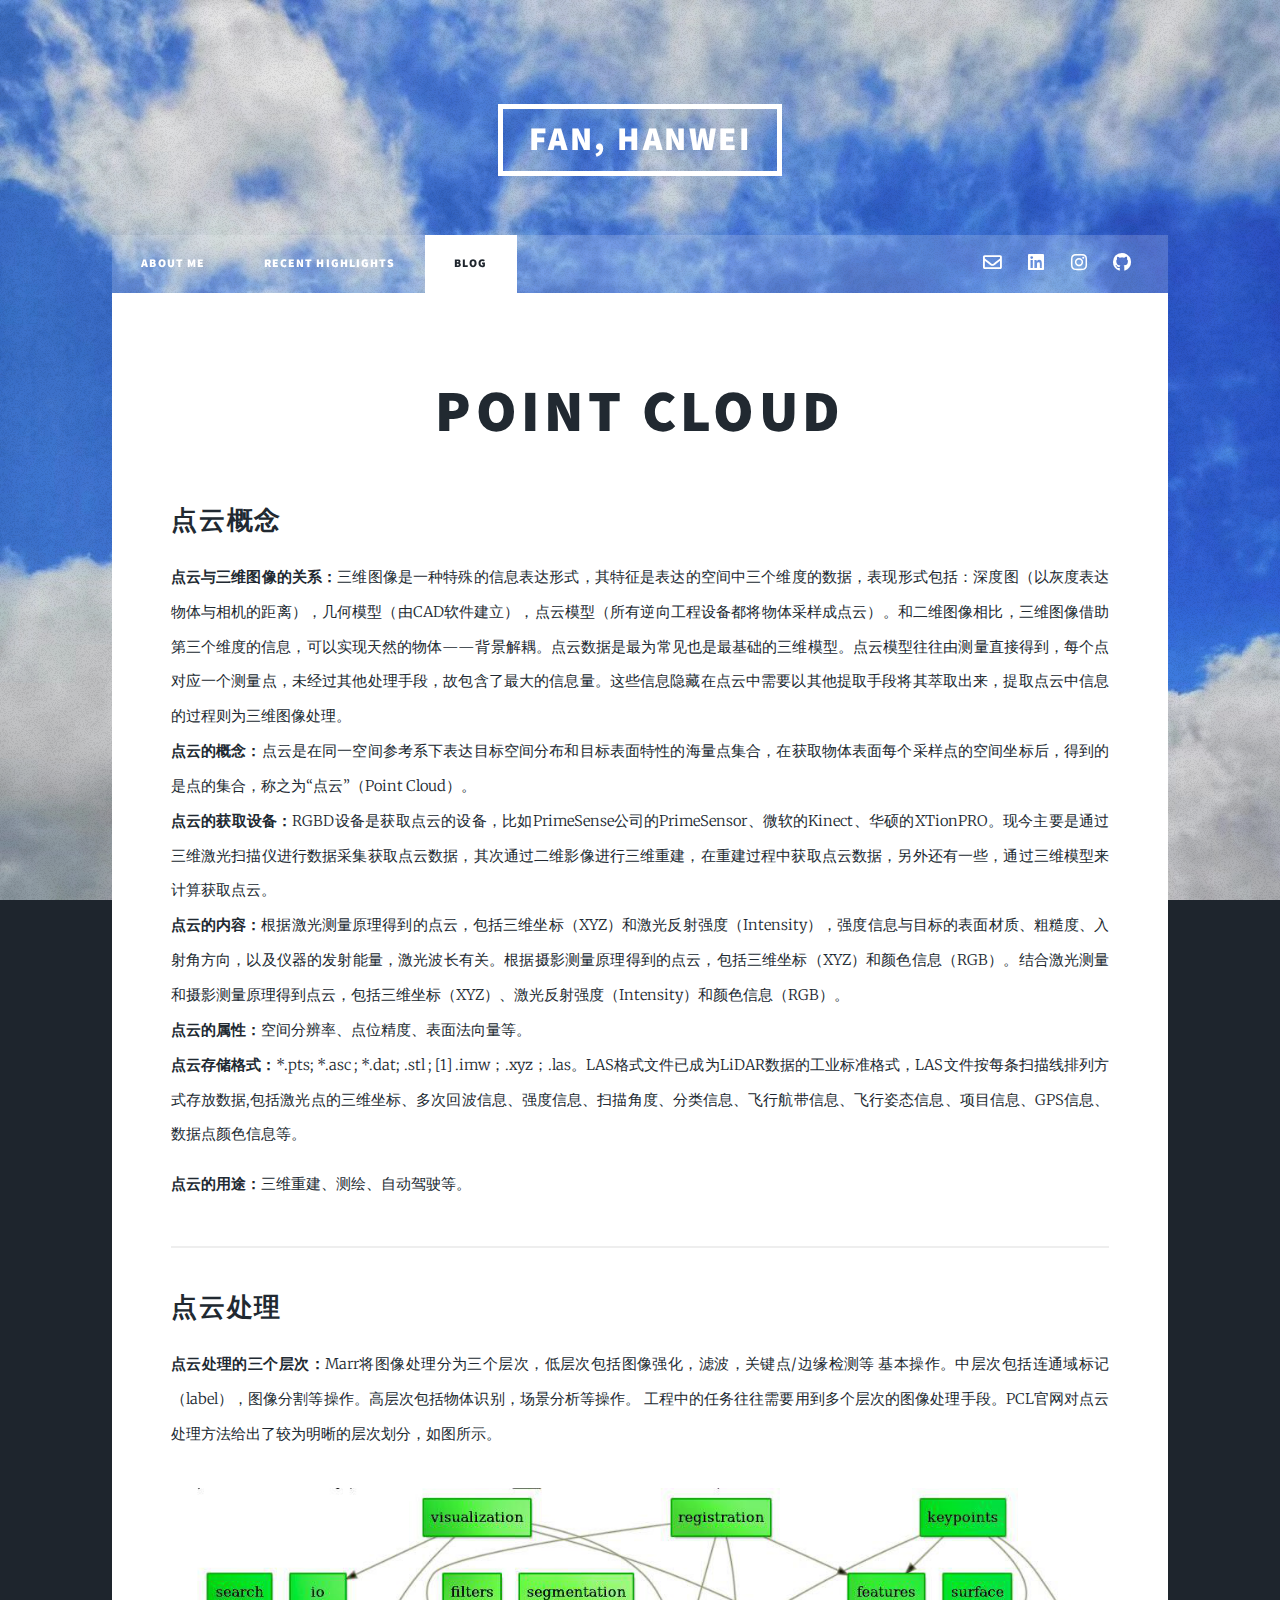
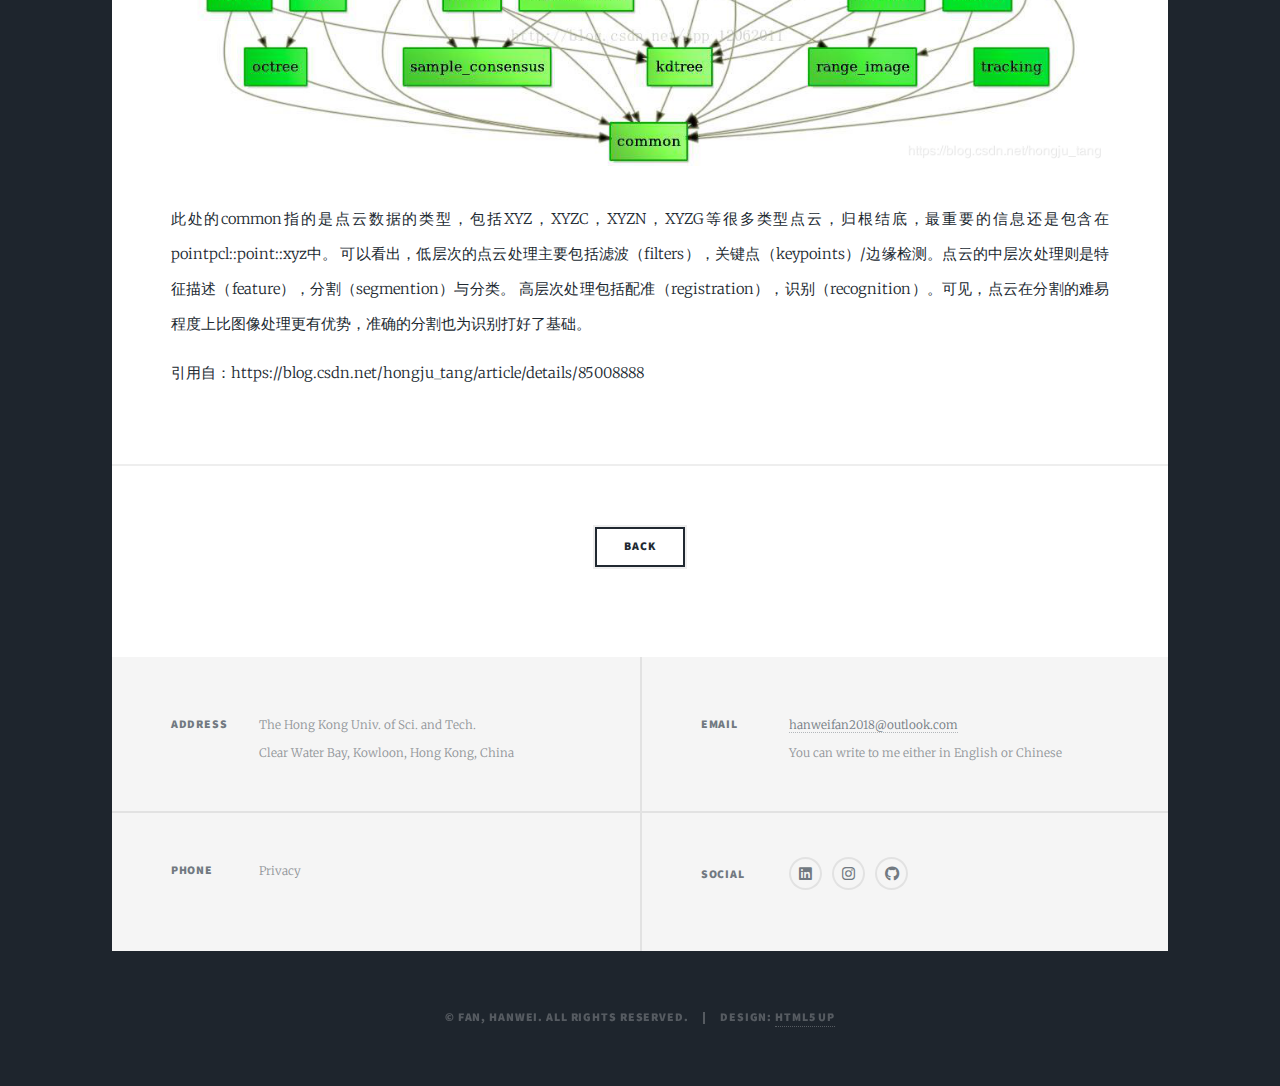
<file: blogarticles/pointcloud.html>
<!DOCTYPE HTML>
<!--
	Massively by HTML5 UP
	html5up.net | @ajlkn
	Free for personal and commercial use under the CCA 3.0 license (html5up.net/license)
-->
<html>
	<head>
		<title>FAN, Hanwei 樊瀚伟 Blog</title>
		<meta charset="utf-8" />
		<meta name="viewport" content="width=device-width, initial-scale=1, user-scalable=no" />
		<link rel="stylesheet" href="../assets/css/main.css" />
		<noscript><link rel="stylesheet" href="../assets/css/noscript.css" /></noscript>
	</head>
	<body class="is-preload">

		<!-- Wrapper -->
			<div id="wrapper">

				<!-- Header -->
					<header id="header">
						<a href="../index.html" class="logo">FAN, Hanwei</a>
					</header>

				<!-- Nav -->
					<nav id="nav">
						<ul class="links">
							<li><a href="../index.html">About me</a></li>
							<li><a href="../RH.html">Recent Highlights</a></li>
							<li class="active"><a href="../Blog.html">Blog</a></li>
						</ul>
						<ul class="icons">
							<li><a href="MAILTO:hanweifan2018@outlook.com" class="icon regular fa-envelope"><span class="label">E-Mail</span></a></li>
							<li><a href="https://www.linkedin.com/in/hanwei-fan-bb3b69192/" class="icon brands fa-linkedin"><span class="label">Linkedin</span></a></li>
							<li><a href="https://www.instagram.com/fan.hanwei/" class="icon brands fa-instagram"><span class="label">Instagram</span></a></li>
							<li><a href="https://github.com/fanhanwei" class="icon brands fa-github"><span class="label">GitHub</span></a></li>
						</ul>
					</nav>

				<!-- Main -->
					<div id="main">
						<!-- Post -->
							<section class="post">
								<header class="major">
									<h1>Point Cloud</h1>
								</header>

								<!-- Text stuff -->
									<h2>点云概念</h2>
									<p><strong>点云与三维图像的关系：</strong>三维图像是一种特殊的信息表达形式，其特征是表达的空间中三个维度的数据，表现形式包括：深度图（以灰度表达物体与相机的距离），几何模型（由CAD软件建立），点云模型（所有逆向工程设备都将物体采样成点云）。和二维图像相比，三维图像借助第三个维度的信息，可以实现天然的物体——背景解耦。点云数据是最为常见也是最基础的三维模型。点云模型往往由测量直接得到，每个点对应一个测量点，未经过其他处理手段，故包含了最大的信息量。这些信息隐藏在点云中需要以其他提取手段将其萃取出来，提取点云中信息的过程则为三维图像处理。<br />
									<strong>点云的概念：</strong>点云是在同一空间参考系下表达目标空间分布和目标表面特性的海量点集合，在获取物体表面每个采样点的空间坐标后，得到的是点的集合，称之为“点云”（Point Cloud）。<br />
									<strong>点云的获取设备：</strong>RGBD设备是获取点云的设备，比如PrimeSense公司的PrimeSensor、微软的Kinect、华硕的XTionPRO。现今主要是通过三维激光扫描仪进行数据采集获取点云数据，其次通过二维影像进行三维重建，在重建过程中获取点云数据，另外还有一些，通过三维模型来计算获取点云。<br />
									<strong>点云的内容：</strong>根据激光测量原理得到的点云，包括三维坐标（XYZ）和激光反射强度（Intensity），强度信息与目标的表面材质、粗糙度、入射角方向，以及仪器的发射能量，激光波长有关。根据摄影测量原理得到的点云，包括三维坐标（XYZ）和颜色信息（RGB）。结合激光测量和摄影测量原理得到点云，包括三维坐标（XYZ）、激光反射强度（Intensity）和颜色信息（RGB）。<br />
									<strong>点云的属性：</strong>空间分辨率、点位精度、表面法向量等。<br />
									<strong>点云存储格式：</strong>*.pts; *.asc ; *.dat; .stl ; [1] .imw；.xyz；.las。LAS格式文件已成为LiDAR数据的工业标准格式，LAS文件按每条扫描线排列方式存放数据,包括激光点的三维坐标、多次回波信息、强度信息、扫描角度、分类信息、飞行航带信息、飞行姿态信息、项目信息、GPS信息、数据点颜色信息等。</p>
									<strong>点云的用途：</strong>三维重建、测绘、自动驾驶等。<br />
									<hr />
								
									
								<!-- Text stuff -->
									<h2>点云处理</h2>
									<p><strong>点云处理的三个层次：</strong>Marr将图像处理分为三个层次，低层次包括图像强化，滤波，关键点/边缘检测等
										基本操作。中层次包括连通域标记（label），图像分割等操作。高层次包括物体识别，场景分析等操作。
										工程中的任务往往需要用到多个层次的图像处理手段。PCL官网对点云处理方法给出了较为明晰的层次划分，如图所示。<br />
										<span class="image fit"><img src="../blogimages/1.png" alt="" /></span>
										此处的common指的是点云数据的类型，包括XYZ，XYZC，XYZN，XYZG等很多类型点云，归根结底，最重要的信息还是包含在pointpcl::point::xyz中。
										可以看出，低层次的点云处理主要包括滤波（filters），关键点（keypoints）/边缘检测。点云的中层次处理则是特征描述（feature），分割（segmention）与分类。
										高层次处理包括配准（registration），识别（recognition）。可见，点云在分割的难易程度上比图像处理更有优势，准确的分割也为识别打好了基础。</p>
									
									<p>引用自：https://blog.csdn.net/hongju_tang/article/details/85008888</p>
									
								</section>
						
						<!-- Footer -->
							<footer>
								<div class="pagination">
									<ul class="actions special">
										<li><a href="../Blog.html" class="button">Back</a></li>
									</ul>
								</div>
							</footer>

					</div>

				<!-- Footer -->
					<footer id="footer">
						<section class="split contact">
							<section class="alt">
								<h3>Address</h3>
								<p>The Hong Kong Univ. of Sci. and Tech.<br />
								Clear Water Bay, Kowloon, Hong Kong, China </p>
							</section>
							<section>
								<h3>Phone</h3>
								<p>Privacy</p>
							</section>
						</section>
						<section class="split contact">
							<section class="alt">
								<h3>Email</h3>
								<p><a href="MAILTO:hanweifan2018@outlook.com">hanweifan2018@outlook.com</a><br />
									You can write to me either in English or Chinese</p>
							</section>
							<section>
								<h3>Social</h3>
								<ul class="icons alt">
									<li><a href="https://www.linkedin.com/in/hanwei-fan-bb3b69192/" class="icon brands fa-linkedin"><span class="label">Linkdin</span></a></li>
									<li><a href="https://www.instagram.com/fan.hanwei/" class="icon brands fa-instagram"><span class="label">Instagram</span></a></li>
									<li><a href="https://github.com/fanhanwei" class="icon brands fa-github"><span class="label">GitHub</span></a></li>
								</ul>
							</section>
						</section>
					</footer>

				<!-- Copyright -->
					<div id="copyright">
						<ul><li>&copy; FAN, Hanwei. All Rights Reserved.</li><li>Design: <a href="https://html5up.net">HTML5 UP</a></li></ul>
					</div>

			</div>

		<!-- Scripts -->
			<script src="../assets/js/jquery.min.js"></script>
			<script src="../assets/js/jquery.scrollex.min.js"></script>
			<script src="../assets/js/jquery.scrolly.min.js"></script>
			<script src="../assets/js/browser.min.js"></script>
			<script src="../assets/js/breakpoints.min.js"></script>
			<script src="../assets/js/util.js"></script>
			<script src="../assets/js/main.js"></script>

	</body>
</html>
</file>
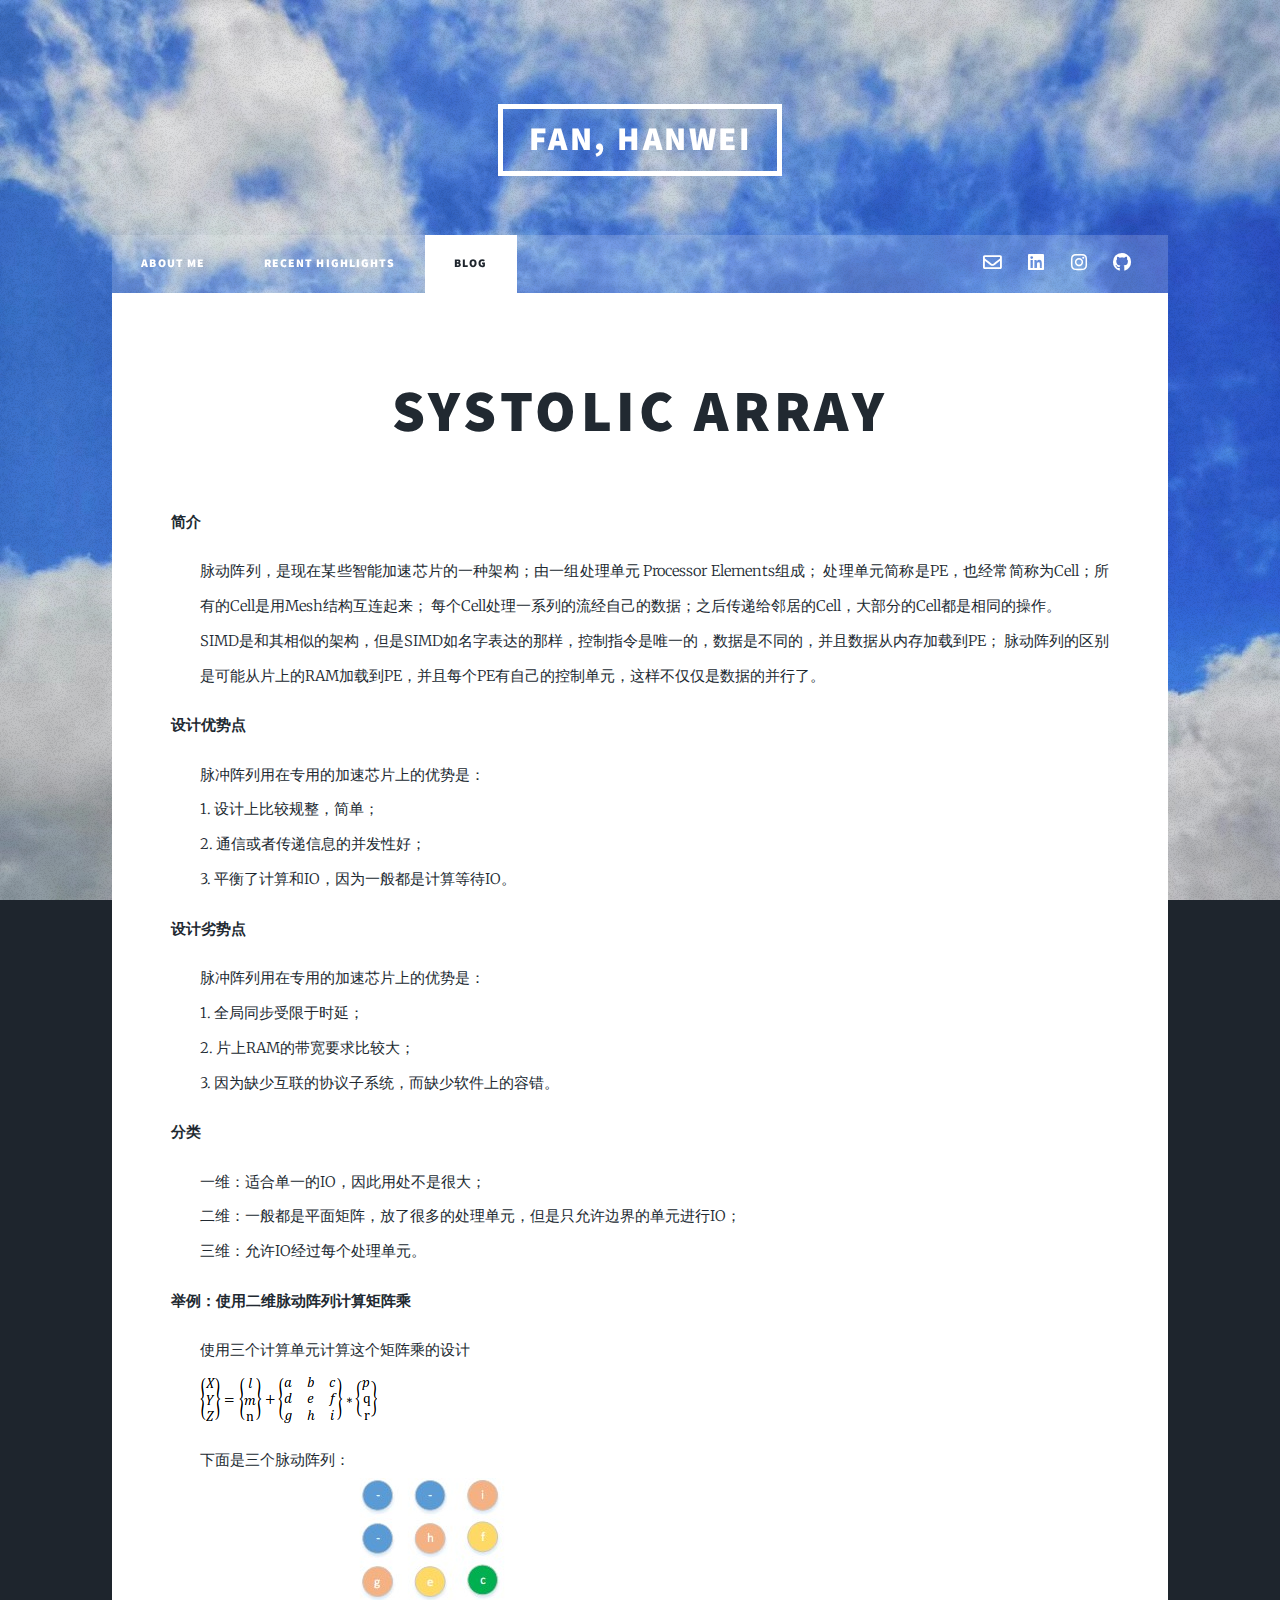
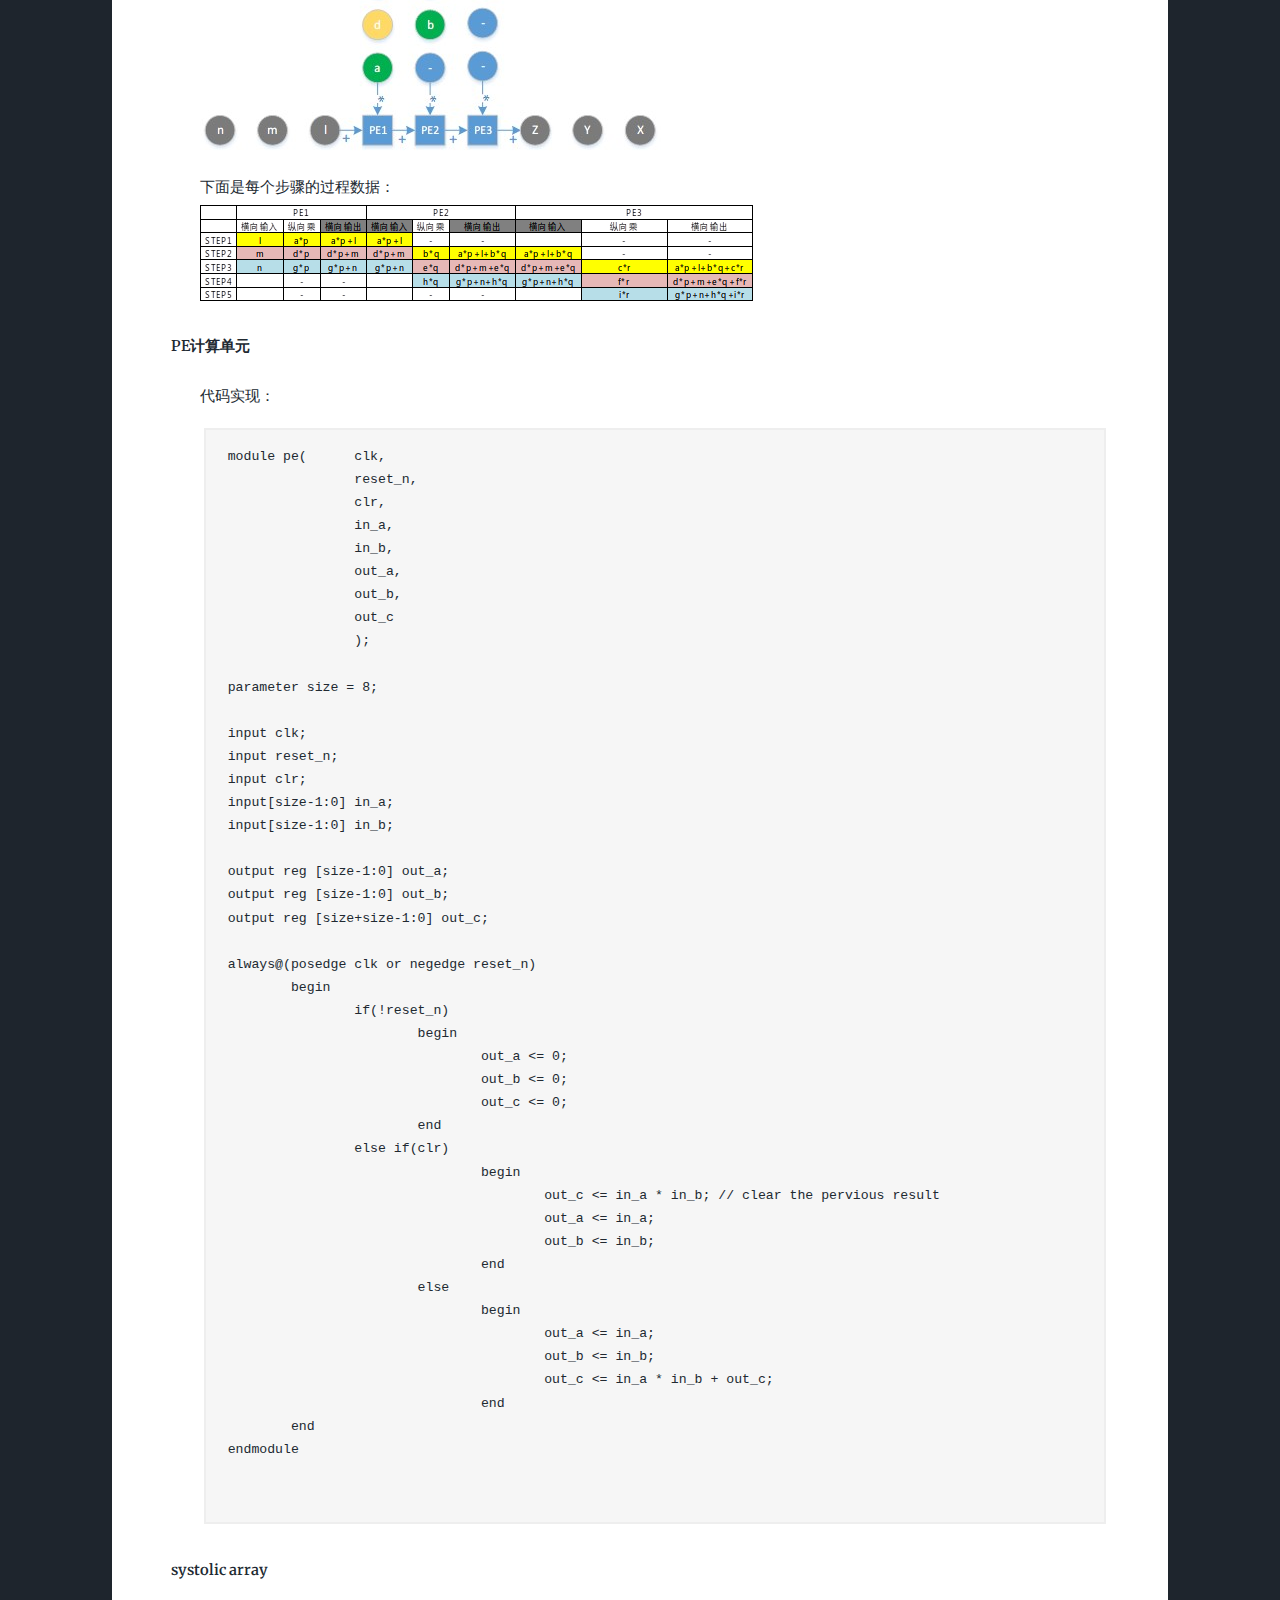
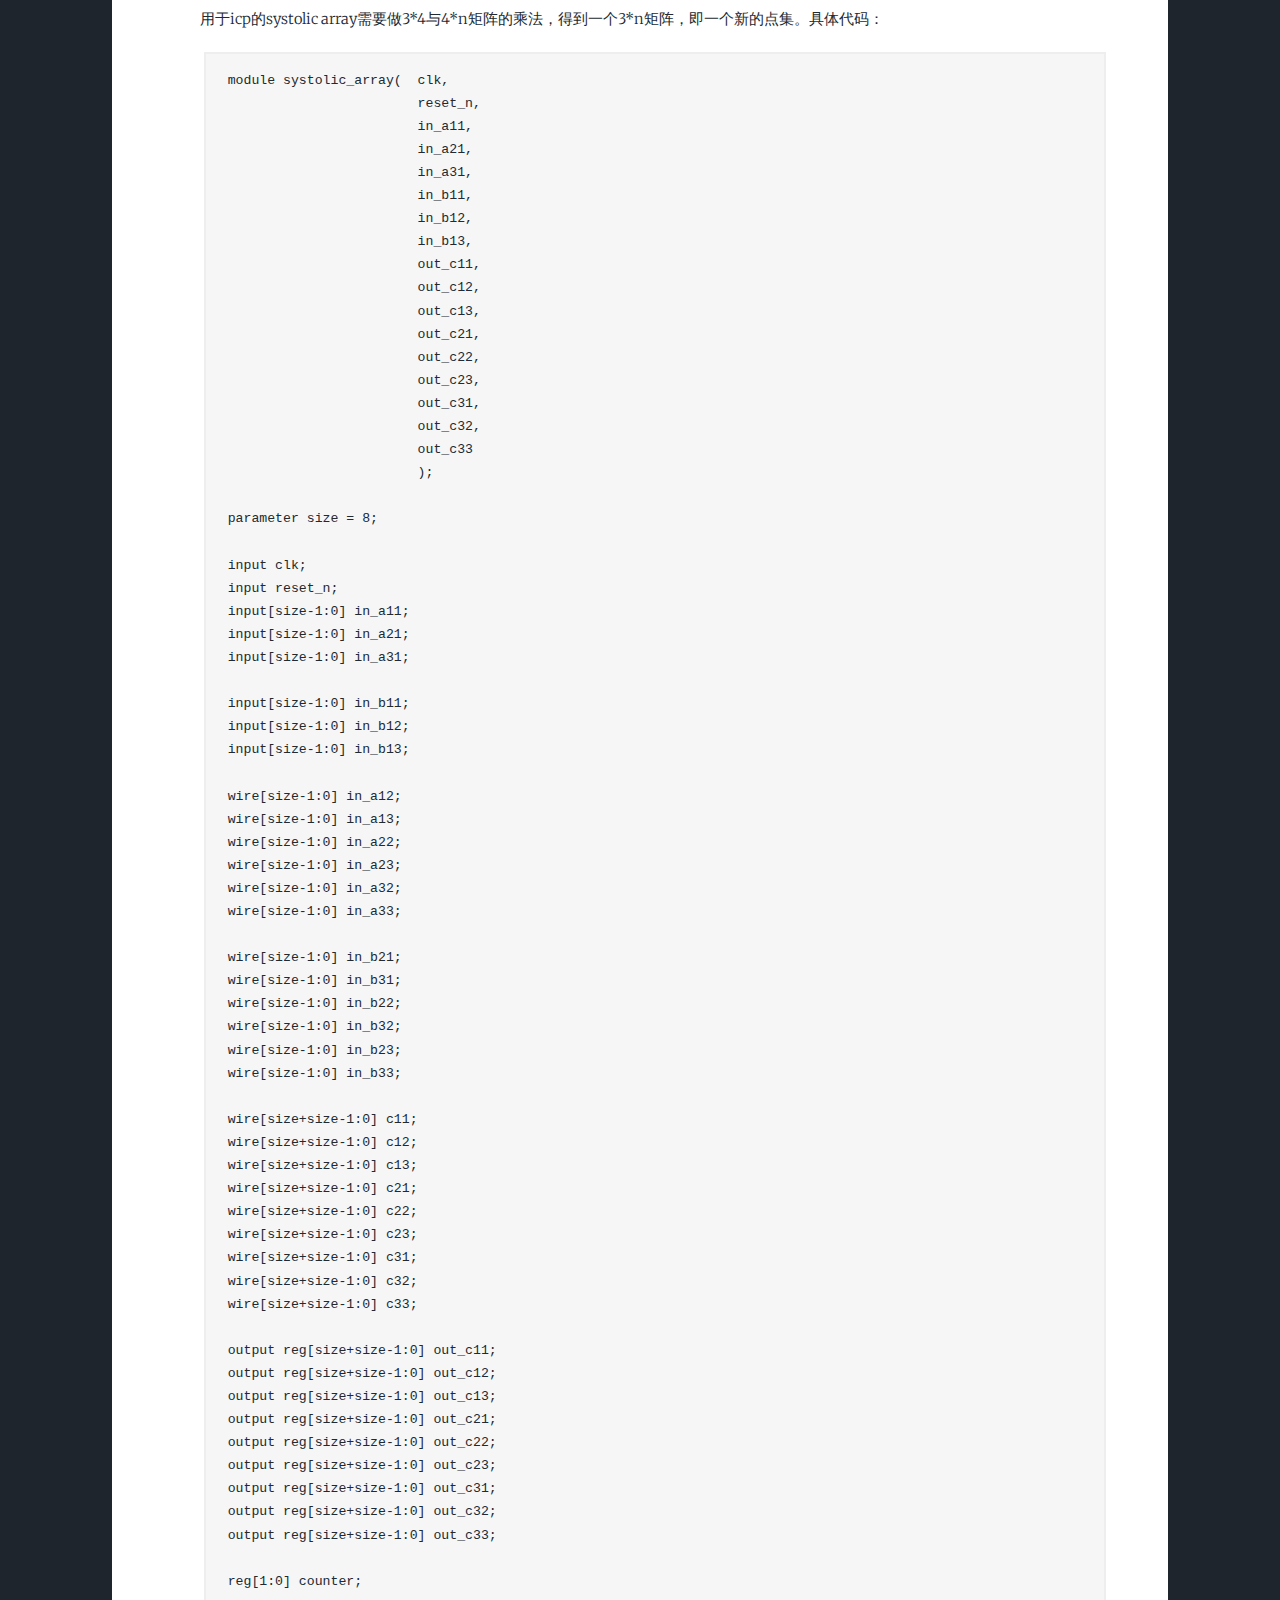
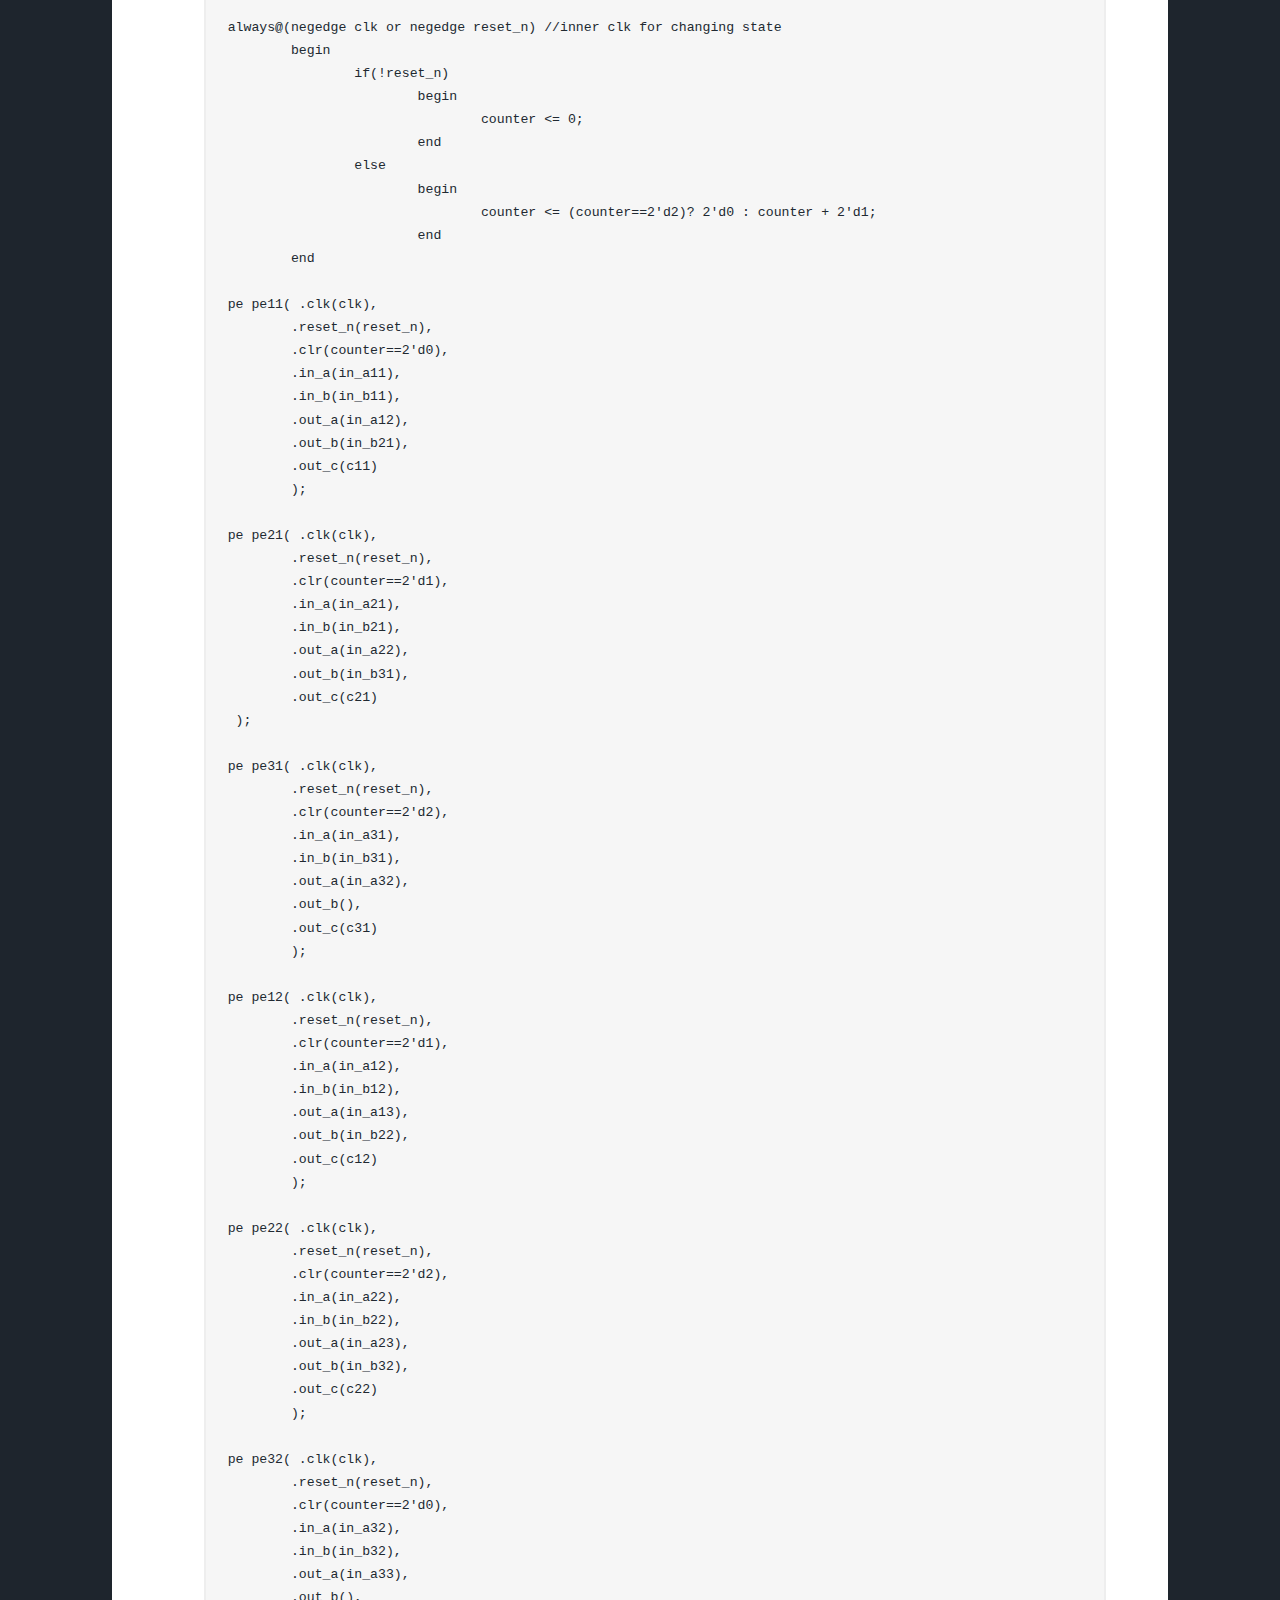
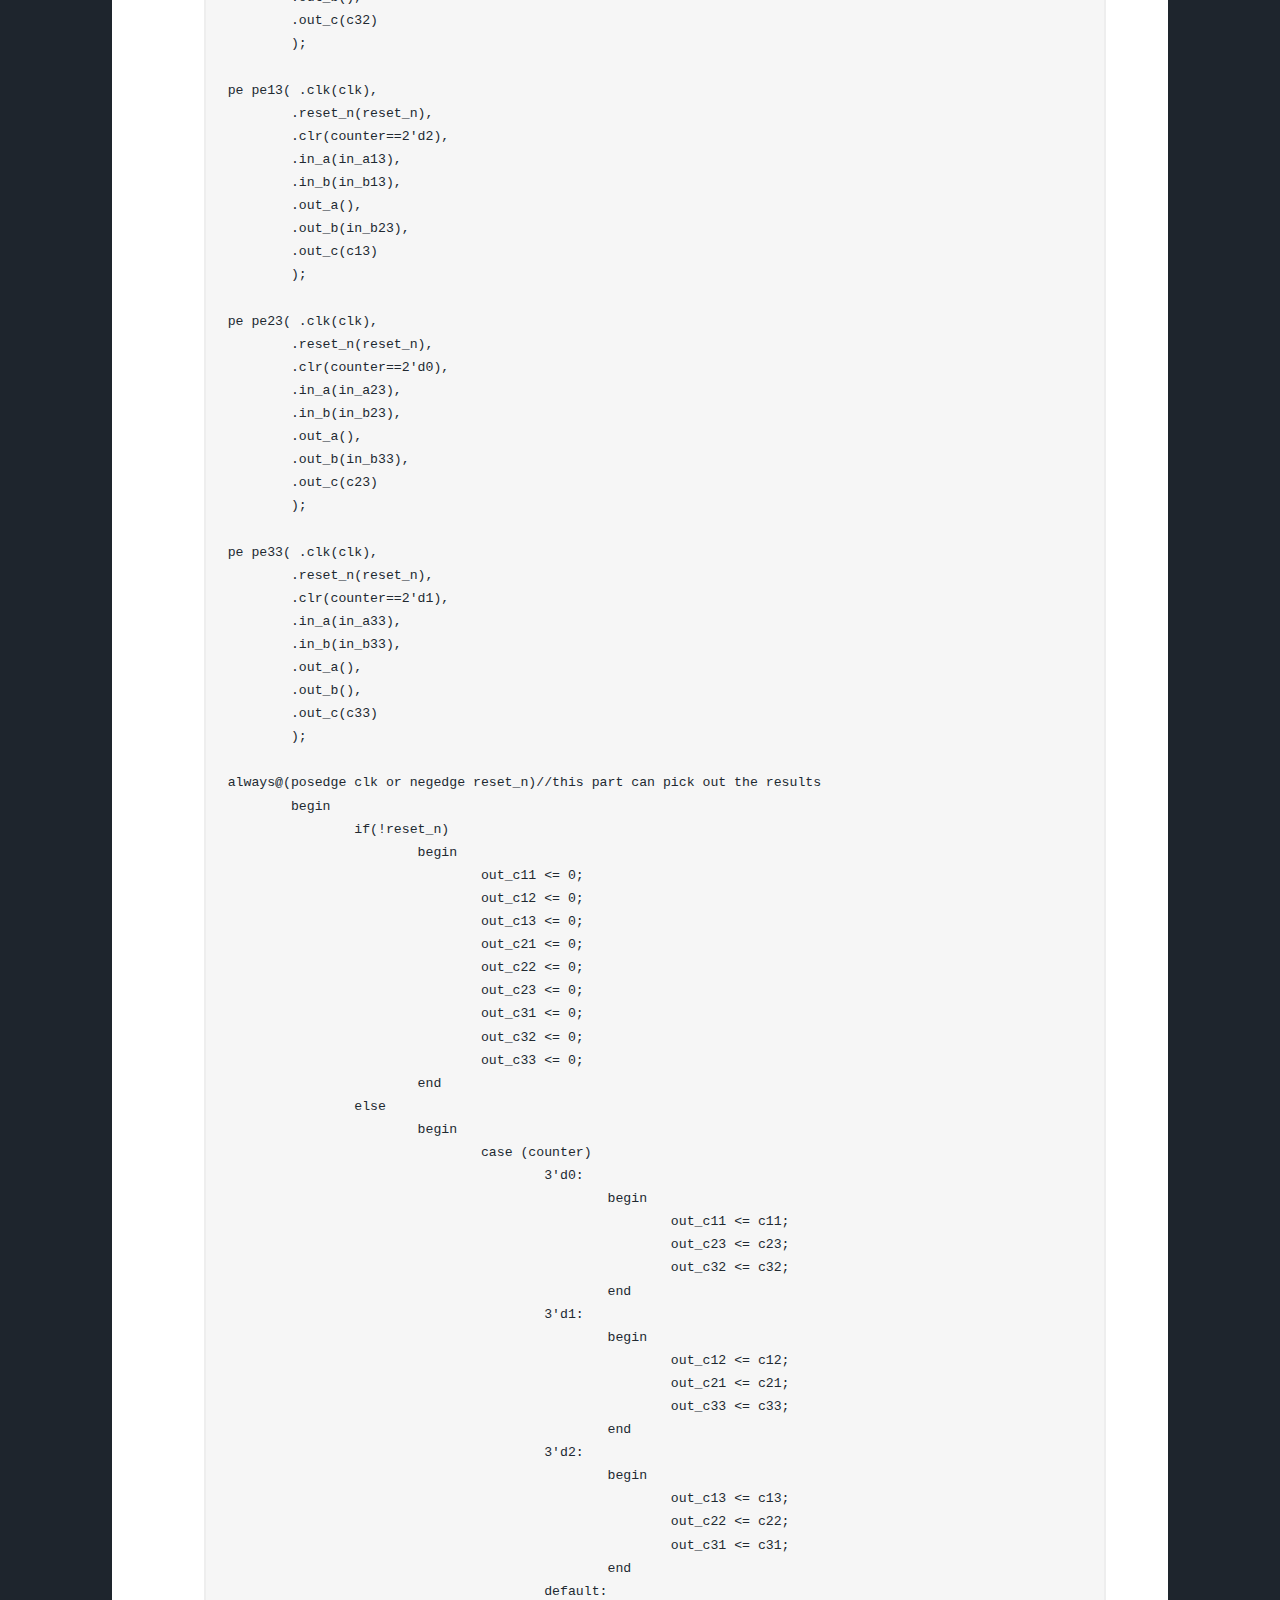
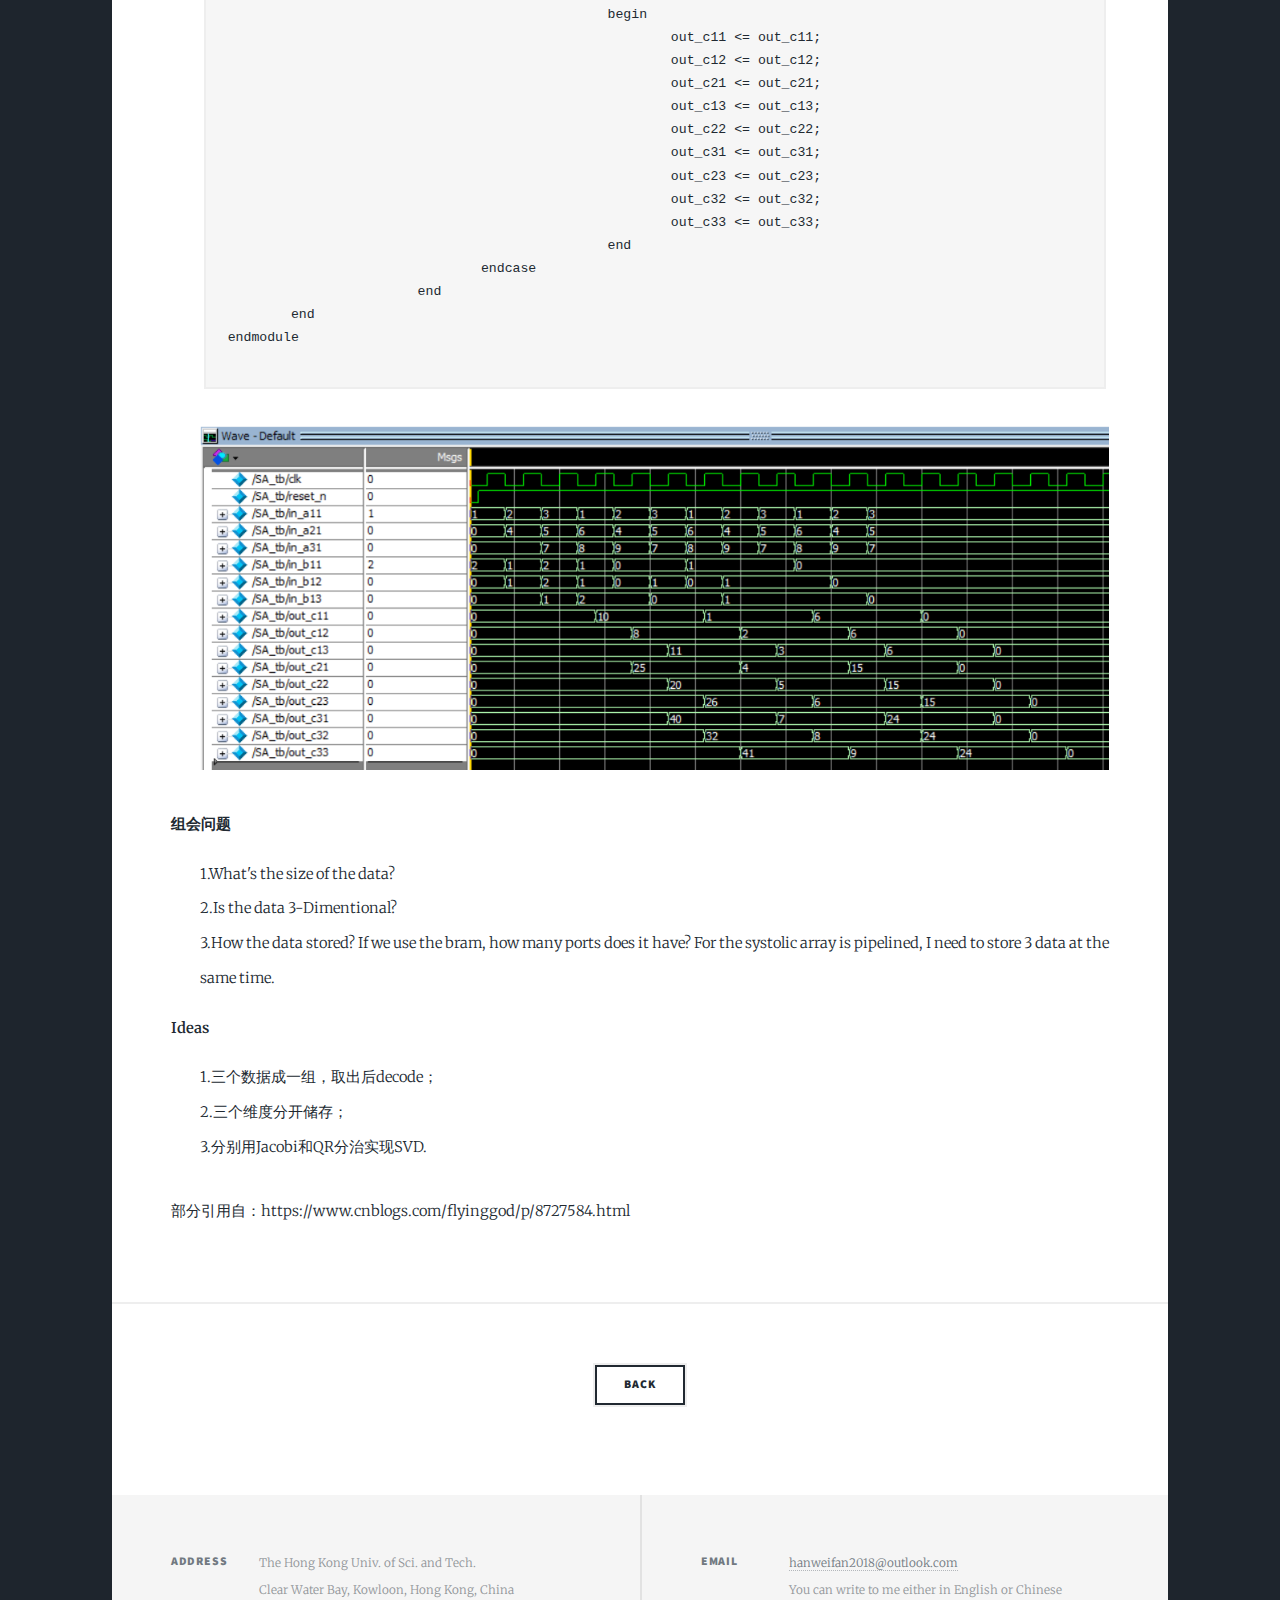
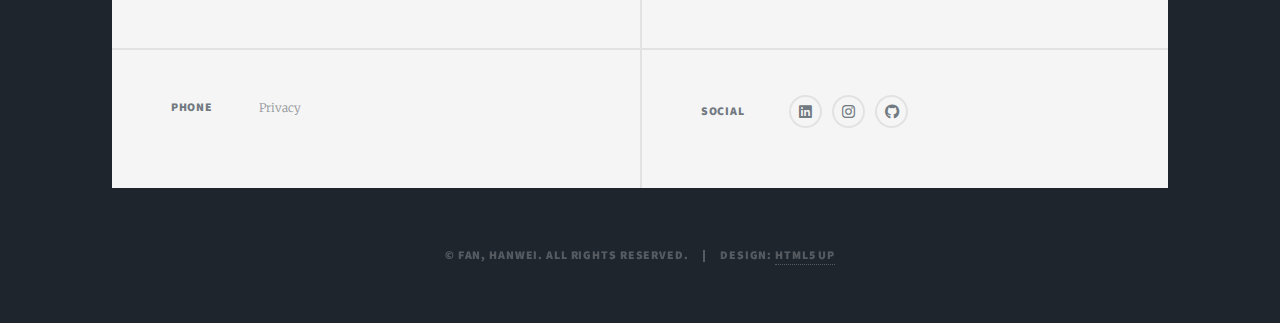
<file: blogarticles/SAMM.html>
<!DOCTYPE HTML>
<!--
	Massively by HTML5 UP
	html5up.net | @ajlkn
	Free for personal and commercial use under the CCA 3.0 license (html5up.net/license)
-->
<html>
	<head>
		<title>FAN, Hanwei 樊瀚伟 Blog</title>
		<meta charset="utf-8" />
		<meta name="viewport" content="width=device-width, initial-scale=1, user-scalable=no" />
		<link rel="stylesheet" href="../assets/css/main.css" />
		<noscript><link rel="stylesheet" href="../assets/css/noscript.css" /></noscript>
	</head>
	<body class="is-preload">

		<!-- Wrapper -->
			<div id="wrapper">

				<!-- Header -->
					<header id="header">
						<a href="../index.html" class="logo">FAN, Hanwei</a>
					</header>

				<!-- Nav -->
					<nav id="nav">
						<ul class="links">
							<li><a href="../index.html">About me</a></li>
							<li><a href="../RH.html">Recent Highlights</a></li>
							<li class="active"><a href="../Blog.html">Blog</a></li>
						</ul>
						<ul class="icons">
							<li><a href="MAILTO:hanweifan2018@outlook.com" class="icon regular fa-envelope"><span class="label">E-Mail</span></a></li>
							<li><a href="https://www.linkedin.com/in/hanwei-fan-bb3b69192/" class="icon brands fa-linkedin"><span class="label">Linkedin</span></a></li>
							<li><a href="https://www.instagram.com/fan.hanwei/" class="icon brands fa-instagram"><span class="label">Instagram</span></a></li>
							<li><a href="https://github.com/fanhanwei" class="icon brands fa-github"><span class="label">GitHub</span></a></li>
						</ul>
					</nav>

				<!-- Main -->
					<div id="main">
						<!-- Post -->
							<section class="post">
								<header class="major">
									<h2>Systolic Array</h2>
								</header>
									<dl>
										<dt>简介</dt>
										<dd>
											<p>脉动阵列，是现在某些智能加速芯片的一种架构；由一组处理单元 Processor Elements组成；
											处理单元简称是PE，也经常简称为Cell；所有的Cell是用Mesh结构互连起来；
											每个Cell处理一系列的流经自己的数据；之后传递给邻居的Cell，大部分的Cell都是相同的操作。<br />
											SIMD是和其相似的架构，但是SIMD如名字表达的那样，控制指令是唯一的，数据是不同的，并且数据从内存加载到PE；
											脉动阵列的区别是可能从片上的RAM加载到PE，并且每个PE有自己的控制单元，这样不仅仅是数据的并行了。</p>
										</dd>
										<dt>设计优势点</dt>
										<dd>
											<p>脉冲阵列用在专用的加速芯片上的优势是：<br />
											1. 设计上比较规整，简单；<br />
											2. 通信或者传递信息的并发性好；<br />
											3. 平衡了计算和IO，因为一般都是计算等待IO。</p>
										</dd>
										<dt>设计劣势点</dt>
										<dd>
											<p>脉冲阵列用在专用的加速芯片上的优势是：<br />
											1. 全局同步受限于时延；<br />
											2. 片上RAM的带宽要求比较大；<br />
											3. 因为缺少互联的协议子系统，而缺少软件上的容错。</p>
										</dd>									
										<dt>分类</dt>
										<dd>
											<p>一维：适合单一的IO，因此用处不是很大；<br />
											二维：一般都是平面矩阵，放了很多的处理单元，但是只允许边界的单元进行IO；<br />
											三维：允许IO经过每个处理单元。</p>
										</dd>
										<dt>举例：使用二维脉动阵列计算矩阵乘</dt>
										<dd>
											<p>使用三个计算单元计算这个矩阵乘的设计<br /><img src="../blogimages/samm1.png" alt="" /><br />
												下面是三个脉动阵列：<br /><img src="../blogimages/samm2.jpg" alt="" /><br />
												下面是每个步骤的过程数据：<br /><img src="../blogimages/samm3.png" alt="" /></p>
										</dd>
										<dt>PE计算单元</dt>
										<dd>
											<p>代码实现：</p>
											<pre><code>module pe(	clk,
		reset_n,
		clr,
		in_a,
		in_b,
		out_a,
		out_b,
		out_c					
		);

parameter size = 8;

input clk;
input reset_n;
input clr;
input[size-1:0] in_a;
input[size-1:0] in_b;

output reg [size-1:0] out_a;
output reg [size-1:0] out_b;
output reg [size+size-1:0] out_c;

always@(posedge clk or negedge reset_n)
	begin
		if(!reset_n)
			begin
				out_a <= 0;
				out_b <= 0;
				out_c <= 0;
			end
		else if(clr)
				begin
					out_c <= in_a * in_b; // clear the pervious result
					out_a <= in_a;
					out_b <= in_b;
				end
			else
				begin
					out_a <= in_a;
					out_b <= in_b;
					out_c <= in_a * in_b + out_c;
				end
	end
endmodule

											</code></pre>
										</dd>
										<dt>systolic array</dt>
										<dd>
											<p>用于icp的systolic array需要做3*4与4*n矩阵的乘法，得到一个3*n矩阵，即一个新的点集。具体代码：</p>
											<pre><code>module systolic_array(	clk,
			reset_n,
			in_a11,
			in_a21,
			in_a31,
			in_b11,
			in_b12,
			in_b13,
			out_c11,
			out_c12,
			out_c13,
			out_c21,
			out_c22,
			out_c23,
			out_c31,
			out_c32,
			out_c33
			);

parameter size = 8;

input clk;
input reset_n;
input[size-1:0] in_a11;
input[size-1:0] in_a21;
input[size-1:0] in_a31;

input[size-1:0] in_b11;
input[size-1:0] in_b12;
input[size-1:0] in_b13;

wire[size-1:0] in_a12;
wire[size-1:0] in_a13;
wire[size-1:0] in_a22;
wire[size-1:0] in_a23;
wire[size-1:0] in_a32;
wire[size-1:0] in_a33;

wire[size-1:0] in_b21;
wire[size-1:0] in_b31;
wire[size-1:0] in_b22;
wire[size-1:0] in_b32;
wire[size-1:0] in_b23;
wire[size-1:0] in_b33;

wire[size+size-1:0] c11;
wire[size+size-1:0] c12;
wire[size+size-1:0] c13;
wire[size+size-1:0] c21;
wire[size+size-1:0] c22;
wire[size+size-1:0] c23;
wire[size+size-1:0] c31;
wire[size+size-1:0] c32;
wire[size+size-1:0] c33;

output reg[size+size-1:0] out_c11;
output reg[size+size-1:0] out_c12;
output reg[size+size-1:0] out_c13;
output reg[size+size-1:0] out_c21;
output reg[size+size-1:0] out_c22;
output reg[size+size-1:0] out_c23;
output reg[size+size-1:0] out_c31;
output reg[size+size-1:0] out_c32;
output reg[size+size-1:0] out_c33;

reg[1:0] counter;

always@(negedge clk or negedge reset_n) //inner clk for changing state
	begin
		if(!reset_n)
			begin 
				counter <= 0;
			end
		else
			begin
				counter <= (counter==2'd2)? 2'd0 : counter + 2'd1;
			end
	end

pe pe11( .clk(clk),
	.reset_n(reset_n),
	.clr(counter==2'd0),
	.in_a(in_a11),
	.in_b(in_b11),
	.out_a(in_a12),
	.out_b(in_b21),
	.out_c(c11)
	);
		
pe pe21( .clk(clk),
	.reset_n(reset_n),
	.clr(counter==2'd1),
	.in_a(in_a21),
	.in_b(in_b21),
	.out_a(in_a22),
	.out_b(in_b31),
	.out_c(c21)
 );
		
pe pe31( .clk(clk),
	.reset_n(reset_n),
	.clr(counter==2'd2),
	.in_a(in_a31),
	.in_b(in_b31),
	.out_a(in_a32),
	.out_b(),
	.out_c(c31)
	);
		 
pe pe12( .clk(clk),
	.reset_n(reset_n),
	.clr(counter==2'd1),
	.in_a(in_a12),
	.in_b(in_b12),
	.out_a(in_a13),
	.out_b(in_b22),
	.out_c(c12)
	);
		
pe pe22( .clk(clk),
	.reset_n(reset_n),
	.clr(counter==2'd2),
	.in_a(in_a22),
	.in_b(in_b22),
	.out_a(in_a23),
	.out_b(in_b32),
	.out_c(c22)
	);
		
pe pe32( .clk(clk),
	.reset_n(reset_n),
	.clr(counter==2'd0),
	.in_a(in_a32),
	.in_b(in_b32),
	.out_a(in_a33),
	.out_b(),
	.out_c(c32)
	);
			
pe pe13( .clk(clk),
	.reset_n(reset_n),
	.clr(counter==2'd2),
	.in_a(in_a13),
	.in_b(in_b13),
	.out_a(),
	.out_b(in_b23),
	.out_c(c13)
	);
		
pe pe23( .clk(clk),
	.reset_n(reset_n),
	.clr(counter==2'd0),
	.in_a(in_a23),
	.in_b(in_b23),
	.out_a(),
	.out_b(in_b33),
	.out_c(c23)
	);
		
pe pe33( .clk(clk),
	.reset_n(reset_n),
	.clr(counter==2'd1),
	.in_a(in_a33),
	.in_b(in_b33),
	.out_a(),
	.out_b(),
	.out_c(c33)
	);
		 
always@(posedge clk or negedge reset_n)//this part can pick out the results
	begin
		if(!reset_n)
			begin
				out_c11 <= 0;
				out_c12 <= 0;
				out_c13 <= 0;
				out_c21 <= 0;
				out_c22 <= 0;
				out_c23 <= 0;
				out_c31 <= 0;
				out_c32 <= 0;
				out_c33 <= 0;
			end
		else
			begin
				case (counter)
					3'd0:
						begin
							out_c11 <= c11;
							out_c23 <= c23;
							out_c32 <= c32;
						end
					3'd1:
						begin
							out_c12 <= c12;
							out_c21 <= c21;
							out_c33 <= c33;
						end
					3'd2:
						begin
							out_c13 <= c13;
							out_c22 <= c22;
							out_c31 <= c31;
						end
					default:
						begin
							out_c11 <= out_c11;
							out_c12 <= out_c12;
							out_c21 <= out_c21;
							out_c13 <= out_c13;
							out_c22 <= out_c22;
							out_c31 <= out_c31;
							out_c23 <= out_c23;
							out_c32 <= out_c32;
							out_c33 <= out_c33;
						end
				endcase
			end
	end
endmodule		
											</code></pre>
											<span class="image fit"><img src="../blogimages/samm4.png" alt="" /></span>
										</dd>
											
										<dt>组会问题</dt>
										<dd>
											<p>1.What's the size of the data? <br/>
												2.Is the data 3-Dimentional? <br/>
												3.How the data stored? If we use the bram, how many ports does it have?
												 For the systolic array is pipelined, I need to store 3 data at the same time.<br/>
											</p>
										</dd>
										
										<dt>Ideas</dt>
										<dd>
											<p>1.三个数据成一组，取出后decode； <br/>
												2.三个维度分开储存； <br/>
												3.分别用Jacobi和QR分治实现SVD.<br/>
											</p>
										</dd>
									</dl>
								<p>部分引用自：https://www.cnblogs.com/flyinggod/p/8727584.html</p>
							</section>
						
						<!-- Footer -->
							<footer>
								<div class="pagination">
									<ul class="actions special">
										<li><a href="../Blog.html" class="button">Back</a></li>
									</ul>
								</div>
							</footer>

					</div>

				<!-- Footer -->
					<footer id="footer">
						<section class="split contact">
							<section class="alt">
								<h3>Address</h3>
								<p>The Hong Kong Univ. of Sci. and Tech.<br />
								Clear Water Bay, Kowloon, Hong Kong, China </p>
							</section>
							<section>
								<h3>Phone</h3>
								<p>Privacy</p>
							</section>
						</section>
						<section class="split contact">
							<section class="alt">
								<h3>Email</h3>
								<p><a href="MAILTO:hanweifan2018@outlook.com">hanweifan2018@outlook.com</a><br />
									You can write to me either in English or Chinese</p>
							</section>
							<section>
								<h3>Social</h3>
								<ul class="icons alt">
									<li><a href="https://www.linkedin.com/in/hanwei-fan-bb3b69192/" class="icon brands fa-linkedin"><span class="label">Linkdin</span></a></li>
									<li><a href="https://www.instagram.com/fan.hanwei/" class="icon brands fa-instagram"><span class="label">Instagram</span></a></li>
									<li><a href="https://github.com/fanhanwei" class="icon brands fa-github"><span class="label">GitHub</span></a></li>
								</ul>
							</section>
						</section>
					</footer>

				<!-- Copyright -->
					<div id="copyright">
						<ul><li>&copy; FAN, Hanwei. All Rights Reserved.</li><li>Design: <a href="https://html5up.net">HTML5 UP</a></li></ul>
					</div>

			</div>

		<!-- Scripts -->
			<script src="../assets/js/jquery.min.js"></script>
			<script src="../assets/js/jquery.scrollex.min.js"></script>
			<script src="../assets/js/jquery.scrolly.min.js"></script>
			<script src="../assets/js/browser.min.js"></script>
			<script src="../assets/js/breakpoints.min.js"></script>
			<script src="../assets/js/util.js"></script>
			<script src="../assets/js/main.js"></script>

	</body>
</html>
</file>
<file: assets/css/main.css>
@import url(fontawesome-all.min.css);
@import url("https://fonts.googleapis.com/css?family=Merriweather:300,700,300italic,700italic|Source+Sans+Pro:900");

/*
	Massively by HTML5 UP
	html5up.net | @ajlkn
	Free for personal and commercial use under the CCA 3.0 license (html5up.net/license)
*/

html, body, div, span, applet, object,
iframe, h1, h2, h3, h4, h5, h6, p, blockquote,
pre, a, abbr, acronym, address, big, cite,
code, del, dfn, em, img, ins, kbd, q, s, samp,
small, strike, strong, sub, sup, tt, var, b,
u, i, center, dl, dt, dd, ol, ul, li, fieldset,
form, label, legend, table, caption, tbody,
tfoot, thead, tr, th, td, article, aside,
canvas, details, embed, figure, figcaption,
footer, header, hgroup, menu, nav, output, ruby,
section, summary, time, mark, audio, video {
	margin: 0;
	padding: 0;
	border: 0;
	font-size: 100%;
	font: inherit;
	vertical-align: baseline;}

article, aside, details, figcaption, figure,
footer, header, hgroup, menu, nav, section {
	display: block;}

body {
	line-height: 1;
}

ol, ul {
	list-style: none;
}

blockquote, q {
	quotes: none;
}

	blockquote:before, blockquote:after, q:before, q:after {
		content: '';
		content: none;
	}

table {
	border-collapse: collapse;
	border-spacing: 0;
}

body {
	-webkit-text-size-adjust: none;
}

mark {
	background-color: transparent;
	color: inherit;
}

input::-moz-focus-inner {
	border: 0;
	padding: 0;
}

input, select, textarea {
	-moz-appearance: none;
	-webkit-appearance: none;
	-ms-appearance: none;
	appearance: none;
}

/* botton */
	.floatingButtonWrap {
		display: block;
		position: fixed;
		bottom: 45px;
		right: 45px;
		z-index: 999999999;
	}

	.floatingButtonInner {
		position: relative;
	}

	.floatingButton {
		display: block;
		width: 60px;
		height: 60px;
		text-align: center;
		background: -webkit-linear-gradient(45deg, #3782f3, #507cb3);
		background: -o-linear-gradient(45deg, #3782f3, #507cb3);
		background: linear-gradient(45deg, #3782f3, #507cb3);
		color: #fff;
		line-height: 50px;
		position: absolute;
		border-radius: 50% 50%;
		bottom: 0px;
		right: 0px;
		border: 5px solid #fefefe;
		/* opacity: 0.3; */
		opacity: 1;
		transition: all 0.4s;
	}

	.floatingButton .fa {
		font-size: 15px !important;
	}

	.floatingButton.open,
	.floatingButton:hover,
	.floatingButton:focus,
	.floatingButton:active {
		opacity: 1;
		color: #fff;
	}


	.floatingButton .fa {
		transform: rotate(0deg);
		transition: all 0.4s;
	}

	.floatingButton.open .fa {
		transform: rotate(270deg);
	}

	.floatingMenu {
		position: absolute;
		bottom: 60px;
		right: 0px;
		/* width: 200px; */
		display: none;
	}

	.floatingMenu li {
		width: 80%;
		/* width: 200px; */
		float: right;
		list-style: none;
		text-align: right;
		margin-bottom: 5px;
		font-family: "Source Sans Pro", Helvetica, sans-serif;
		font-size: 18px;
	}

	.floatingMenu li a {
		padding: 8px 15px;
		display: inline-block;
		background: #e6e6e6;
		color: #2c2d30;
		border-radius: 5px;
		overflow: hidden;
		white-space: nowrap;
		transition: all 0.4s;
		/* -webkit-box-shadow: 1px 3px 5px rgba(0, 0, 0, 0.22);
		box-shadow: 1px 3px 5px rgba(0, 0, 0, 0.22); */
		-webkit-box-shadow: 1px 3px 5px rgba(211, 224, 255, 0.5);
		box-shadow: 1px 3px 5px rgba(211, 224, 255, 0.5);
	}

	.floatingMenu li a:hover {
		margin-right: 10px;
		text-decoration: none;
	}


/* Basic */

	@-ms-viewport {
		width: device-width;
	}

	body {
		-ms-overflow-style: scrollbar;
	}

	@media screen and (max-width: 480px) {

		html, body {
			min-width: 320px;
		}

	}

	html {
		box-sizing: border-box;
	}

	*, *:before, *:after {
		box-sizing: inherit;
	}

	body {
		background-color: #1e252d;
	}

		body.is-preload *, body.is-preload *:before, body.is-preload *:after {
			-moz-animation: none !important;
			-webkit-animation: none !important;
			-ms-animation: none !important;
			animation: none !important;
			-moz-transition: none !important;
			-webkit-transition: none !important;
			-ms-transition: none !important;
			transition: none !important;
		}

/* Type */

	html {
		font-size: 16pt;
	}

		@media screen and (max-width: 1680px) {

			html {
				font-size: 12pt;
			}

		}

		@media screen and (max-width: 1280px) {

			html {
				font-size: 11pt;
			}

		}

		@media screen and (max-width: 360px) {

			html {
				font-size: 10pt;
			}

		}

	body {
		color: #212931;
	}

	body, input, select, textarea {
		font-family: "Merriweather", Georgia, serif;
		font-weight: 300;
		font-size: 1rem;
		line-height: 2.375;
	}

	a {
		-moz-transition: color 0.2s ease-in-out, background-color 0.2s ease-in-out, border-color 0.2s ease-in-out, box-shadow 0.2s ease-in-out;
		-webkit-transition: color 0.2s ease-in-out, background-color 0.2s ease-in-out, border-color 0.2s ease-in-out, box-shadow 0.2s ease-in-out;
		-ms-transition: color 0.2s ease-in-out, background-color 0.2s ease-in-out, border-color 0.2s ease-in-out, box-shadow 0.2s ease-in-out;
		transition: color 0.2s ease-in-out, background-color 0.2s ease-in-out, border-color 0.2s ease-in-out, box-shadow 0.2s ease-in-out;
		border-bottom: dotted 1px;
		text-decoration: none;
	}

		a:hover {
			border-bottom-color: transparent;
		}

	strong, b {
		font-weight: 600;
	}

	em, i {
		font-style: italic;
	}

	p {
		text-align: justify;
		margin: 0 0 1rem 0;
	}

	h1, h2, h3, h4, h5, h6 {
		font-family: "Source Sans Pro", Helvetica, sans-serif;
		font-weight: 900;
		line-height: 1.5;
		letter-spacing: 0.075em;
		text-transform: uppercase;
		margin: 0 0 1rem 0;
	}

		h1 a, h2 a, h3 a, h4 a, h5 a, h6 a {
			border-bottom: 0;
			color: inherit;
			text-decoration: none;
		}

	h1 {
		font-size: 4rem;
		line-height: 1.1;
		margin: 0 0 2rem 0;
	}

	h2 {
		font-size: 1.75rem;
		line-height: 1.3;
		margin: 0 0 1.5rem 0;
	}

	h3 {
		font-size: 1.25rem;
		margin: 0 0 1.5rem 0;
	}

	h4 {
		font-size: 1rem;
	}

	h5 {
		font-size: 0.9rem;
	}

	h6 {
		font-size: 0.8rem;
	}

	sub {
		font-size: 0.8rem;
		position: relative;
		top: 0.5rem;
	}

	sup {
		font-size: 0.8rem;
		position: relative;
		top: -0.5rem;
	}

	blockquote {
		border-left: solid 4px;
		font-style: italic;
		margin: 0 0 2rem 0;
		padding: 0.5rem 0 0.5rem 2rem;
	}

	code {
		border: solid 2px;
		font-family: "Courier New", monospace;
		font-size: 0.9rem;
		margin: 0 0.25rem;
		padding: 0.25rem 0.65rem;
	}

	pre {
		-webkit-overflow-scrolling: touch;
		font-family: "Courier New", monospace;
		font-size: 0.9rem;
		margin: 0 0 2rem 0;
	}

		pre code {
			display: block;
			line-height: 1.75;
			padding: 1rem 1.5rem;
			overflow-x: auto;
		}

	hr {
		border: 0;
		border-bottom: solid 2px;
		margin: 3rem 0;
	}

		hr.major {
			margin: 5rem 0;
		}

	.align-left {
		text-align: left;
	}

	.align-center {
		text-align: center;
	}

	.align-right {
		text-align: right;
	}

	input, select, textarea {
		color: #212931;
	}

	a {
		color: #212931;
		border-bottom-color: rgba(33, 41, 49, 0.5);
	}

		a:hover {
			border-bottom-color: transparent;
			color: #18bfef !important;
		}

	strong, b {
		color: #212931;
	}

	h1, h2, h3, h4, h5, h6 {
		color: #212931;
	}

	blockquote {
		border-left-color: #eeeeee;
	}

	code {
		background: rgba(220, 220, 220, 0.25);
		border-color: #eeeeee;
	}

	hr {
		border-bottom-color: #eeeeee;
	}

/* Row */

	.row {
		display: flex;
		flex-wrap: wrap;
		box-sizing: border-box;
		align-items: stretch;
	}

		.row > * {
			box-sizing: border-box;
		}

		.row.gtr-uniform > * > :last-child {
			margin-bottom: 0;
		}

		.row.aln-left {
			justify-content: flex-start;
		}

		.row.aln-center {
			justify-content: center;
		}

		.row.aln-right {
			justify-content: flex-end;
		}

		.row.aln-top {
			align-items: flex-start;
		}

		.row.aln-middle {
			align-items: center;
		}

		.row.aln-bottom {
			align-items: flex-end;
		}

		.row > .imp {
			order: -1;
		}

		.row > .col-1 {
			width: 8.33333%;
		}

		.row > .off-1 {
			margin-left: 8.33333%;
		}

		.row > .col-2 {
			width: 16.66667%;
		}

		.row > .off-2 {
			margin-left: 16.66667%;
		}

		.row > .col-3 {
			width: 25%;
		}

		.row > .off-3 {
			margin-left: 25%;
		}

		.row > .col-4 {
			width: 33.33333%;
		}

		.row > .off-4 {
			margin-left: 33.33333%;
		}

		.row > .col-5 {
			width: 41.66667%;
		}

		.row > .off-5 {
			margin-left: 41.66667%;
		}

		.row > .col-6 {
			width: 50%;
		}

		.row > .off-6 {
			margin-left: 50%;
		}

		.row > .col-7 {
			width: 58.33333%;
		}

		.row > .off-7 {
			margin-left: 58.33333%;
		}

		.row > .col-8 {
			width: 66.66667%;
		}

		.row > .off-8 {
			margin-left: 66.66667%;
		}

		.row > .col-9 {
			width: 75%;
		}

		.row > .off-9 {
			margin-left: 75%;
		}

		.row > .col-10 {
			width: 83.33333%;
		}

		.row > .off-10 {
			margin-left: 83.33333%;
		}

		.row > .col-11 {
			width: 91.66667%;
		}

		.row > .off-11 {
			margin-left: 91.66667%;
		}

		.row > .col-12 {
			width: 100%;
		}

		.row > .off-12 {
			margin-left: 100%;
		}

		.row.gtr-0 {
			margin-top: 0;
			margin-left: 0rem;
		}

			.row.gtr-0 > * {
				padding: 0 0 0 0rem;
			}

			.row.gtr-0.gtr-uniform {
				margin-top: 0rem;
			}

				.row.gtr-0.gtr-uniform > * {
					padding-top: 0rem;
				}

		.row.gtr-25 {
			margin-top: 0;
			margin-left: -0.375rem;
		}

			.row.gtr-25 > * {
				padding: 0 0 0 0.375rem;
			}

			.row.gtr-25.gtr-uniform {
				margin-top: -0.375rem;
			}

				.row.gtr-25.gtr-uniform > * {
					padding-top: 0.375rem;
				}

		.row.gtr-50 {
			margin-top: 0;
			margin-left: -0.75rem;
		}

			.row.gtr-50 > * {
				padding: 0 0 0 0.75rem;
			}

			.row.gtr-50.gtr-uniform {
				margin-top: -0.75rem;
			}

				.row.gtr-50.gtr-uniform > * {
					padding-top: 0.75rem;
				}

		.row {
			margin-top: 0;
			margin-left: -1.5rem;
		}

			.row > * {
				padding: 0 0 0 1.5rem;
			}

			.row.gtr-uniform {
				margin-top: -1.5rem;
			}

				.row.gtr-uniform > * {
					padding-top: 1.5rem;
				}

		.row.gtr-150 {
			margin-top: 0;
			margin-left: -2.25rem;
		}

			.row.gtr-150 > * {
				padding: 0 0 0 2.25rem;
			}

			.row.gtr-150.gtr-uniform {
				margin-top: -2.25rem;
			}

				.row.gtr-150.gtr-uniform > * {
					padding-top: 2.25rem;
				}

		.row.gtr-200 {
			margin-top: 0;
			margin-left: -3rem;
		}

			.row.gtr-200 > * {
				padding: 0 0 0 3rem;
			}

			.row.gtr-200.gtr-uniform {
				margin-top: -3rem;
			}

				.row.gtr-200.gtr-uniform > * {
					padding-top: 3rem;
				}

		@media screen and (max-width: 1680px) {

			.row {
				display: flex;
				flex-wrap: wrap;
				box-sizing: border-box;
				align-items: stretch;
			}

				.row > * {
					box-sizing: border-box;
				}

				.row.gtr-uniform > * > :last-child {
					margin-bottom: 0;
				}

				.row.aln-left {
					justify-content: flex-start;
				}

				.row.aln-center {
					justify-content: center;
				}

				.row.aln-right {
					justify-content: flex-end;
				}

				.row.aln-top {
					align-items: flex-start;
				}

				.row.aln-middle {
					align-items: center;
				}

				.row.aln-bottom {
					align-items: flex-end;
				}

				.row > .imp-xlarge {
					order: -1;
				}

				.row > .col-1-xlarge {
					width: 8.33333%;
				}

				.row > .off-1-xlarge {
					margin-left: 8.33333%;
				}

				.row > .col-2-xlarge {
					width: 16.66667%;
				}

				.row > .off-2-xlarge {
					margin-left: 16.66667%;
				}

				.row > .col-3-xlarge {
					width: 25%;
				}

				.row > .off-3-xlarge {
					margin-left: 25%;
				}

				.row > .col-4-xlarge {
					width: 33.33333%;
				}

				.row > .off-4-xlarge {
					margin-left: 33.33333%;
				}

				.row > .col-5-xlarge {
					width: 41.66667%;
				}

				.row > .off-5-xlarge {
					margin-left: 41.66667%;
				}

				.row > .col-6-xlarge {
					width: 50%;
				}

				.row > .off-6-xlarge {
					margin-left: 50%;
				}

				.row > .col-7-xlarge {
					width: 58.33333%;
				}

				.row > .off-7-xlarge {
					margin-left: 58.33333%;
				}

				.row > .col-8-xlarge {
					width: 66.66667%;
				}

				.row > .off-8-xlarge {
					margin-left: 66.66667%;
				}

				.row > .col-9-xlarge {
					width: 75%;
				}

				.row > .off-9-xlarge {
					margin-left: 75%;
				}

				.row > .col-10-xlarge {
					width: 83.33333%;
				}

				.row > .off-10-xlarge {
					margin-left: 83.33333%;
				}

				.row > .col-11-xlarge {
					width: 91.66667%;
				}

				.row > .off-11-xlarge {
					margin-left: 91.66667%;
				}

				.row > .col-12-xlarge {
					width: 100%;
				}

				.row > .off-12-xlarge {
					margin-left: 100%;
				}

				.row.gtr-0 {
					margin-top: 0;
					margin-left: 0rem;
				}

					.row.gtr-0 > * {
						padding: 0 0 0 0rem;
					}

					.row.gtr-0.gtr-uniform {
						margin-top: 0rem;
					}

						.row.gtr-0.gtr-uniform > * {
							padding-top: 0rem;
						}

				.row.gtr-25 {
					margin-top: 0;
					margin-left: -0.375rem;
				}

					.row.gtr-25 > * {
						padding: 0 0 0 0.375rem;
					}

					.row.gtr-25.gtr-uniform {
						margin-top: -0.375rem;
					}

						.row.gtr-25.gtr-uniform > * {
							padding-top: 0.375rem;
						}

				.row.gtr-50 {
					margin-top: 0;
					margin-left: -0.75rem;
				}

					.row.gtr-50 > * {
						padding: 0 0 0 0.75rem;
					}

					.row.gtr-50.gtr-uniform {
						margin-top: -0.75rem;
					}

						.row.gtr-50.gtr-uniform > * {
							padding-top: 0.75rem;
						}

				.row {
					margin-top: 0;
					margin-left: -1.5rem;
				}

					.row > * {
						padding: 0 0 0 1.5rem;
					}

					.row.gtr-uniform {
						margin-top: -1.5rem;
					}

						.row.gtr-uniform > * {
							padding-top: 1.5rem;
						}

				.row.gtr-150 {
					margin-top: 0;
					margin-left: -2.25rem;
				}

					.row.gtr-150 > * {
						padding: 0 0 0 2.25rem;
					}

					.row.gtr-150.gtr-uniform {
						margin-top: -2.25rem;
					}

						.row.gtr-150.gtr-uniform > * {
							padding-top: 2.25rem;
						}

				.row.gtr-200 {
					margin-top: 0;
					margin-left: -3rem;
				}

					.row.gtr-200 > * {
						padding: 0 0 0 3rem;
					}

					.row.gtr-200.gtr-uniform {
						margin-top: -3rem;
					}

						.row.gtr-200.gtr-uniform > * {
							padding-top: 3rem;
						}

		}

		@media screen and (max-width: 1280px) {

			.row {
				display: flex;
				flex-wrap: wrap;
				box-sizing: border-box;
				align-items: stretch;
			}

				.row > * {
					box-sizing: border-box;
				}

				.row.gtr-uniform > * > :last-child {
					margin-bottom: 0;
				}

				.row.aln-left {
					justify-content: flex-start;
				}

				.row.aln-center {
					justify-content: center;
				}

				.row.aln-right {
					justify-content: flex-end;
				}

				.row.aln-top {
					align-items: flex-start;
				}

				.row.aln-middle {
					align-items: center;
				}

				.row.aln-bottom {
					align-items: flex-end;
				}

				.row > .imp-large {
					order: -1;
				}

				.row > .col-1-large {
					width: 8.33333%;
				}

				.row > .off-1-large {
					margin-left: 8.33333%;
				}

				.row > .col-2-large {
					width: 16.66667%;
				}

				.row > .off-2-large {
					margin-left: 16.66667%;
				}

				.row > .col-3-large {
					width: 25%;
				}

				.row > .off-3-large {
					margin-left: 25%;
				}

				.row > .col-4-large {
					width: 33.33333%;
				}

				.row > .off-4-large {
					margin-left: 33.33333%;
				}

				.row > .col-5-large {
					width: 41.66667%;
				}

				.row > .off-5-large {
					margin-left: 41.66667%;
				}

				.row > .col-6-large {
					width: 50%;
				}

				.row > .off-6-large {
					margin-left: 50%;
				}

				.row > .col-7-large {
					width: 58.33333%;
				}

				.row > .off-7-large {
					margin-left: 58.33333%;
				}

				.row > .col-8-large {
					width: 66.66667%;
				}

				.row > .off-8-large {
					margin-left: 66.66667%;
				}

				.row > .col-9-large {
					width: 75%;
				}

				.row > .off-9-large {
					margin-left: 75%;
				}

				.row > .col-10-large {
					width: 83.33333%;
				}

				.row > .off-10-large {
					margin-left: 83.33333%;
				}

				.row > .col-11-large {
					width: 91.66667%;
				}

				.row > .off-11-large {
					margin-left: 91.66667%;
				}

				.row > .col-12-large {
					width: 100%;
				}

				.row > .off-12-large {
					margin-left: 100%;
				}

				.row.gtr-0 {
					margin-top: 0;
					margin-left: 0rem;
				}

					.row.gtr-0 > * {
						padding: 0 0 0 0rem;
					}

					.row.gtr-0.gtr-uniform {
						margin-top: 0rem;
					}

						.row.gtr-0.gtr-uniform > * {
							padding-top: 0rem;
						}

				.row.gtr-25 {
					margin-top: 0;
					margin-left: -0.375rem;
				}

					.row.gtr-25 > * {
						padding: 0 0 0 0.375rem;
					}

					.row.gtr-25.gtr-uniform {
						margin-top: -0.375rem;
					}

						.row.gtr-25.gtr-uniform > * {
							padding-top: 0.375rem;
						}

				.row.gtr-50 {
					margin-top: 0;
					margin-left: -0.75rem;
				}

					.row.gtr-50 > * {
						padding: 0 0 0 0.75rem;
					}

					.row.gtr-50.gtr-uniform {
						margin-top: -0.75rem;
					}

						.row.gtr-50.gtr-uniform > * {
							padding-top: 0.75rem;
						}

				.row {
					margin-top: 0;
					margin-left: -1.5rem;
				}

					.row > * {
						padding: 0 0 0 1.5rem;
					}

					.row.gtr-uniform {
						margin-top: -1.5rem;
					}

						.row.gtr-uniform > * {
							padding-top: 1.5rem;
						}

				.row.gtr-150 {
					margin-top: 0;
					margin-left: -2.25rem;
				}

					.row.gtr-150 > * {
						padding: 0 0 0 2.25rem;
					}

					.row.gtr-150.gtr-uniform {
						margin-top: -2.25rem;
					}

						.row.gtr-150.gtr-uniform > * {
							padding-top: 2.25rem;
						}

				.row.gtr-200 {
					margin-top: 0;
					margin-left: -3rem;
				}

					.row.gtr-200 > * {
						padding: 0 0 0 3rem;
					}

					.row.gtr-200.gtr-uniform {
						margin-top: -3rem;
					}

						.row.gtr-200.gtr-uniform > * {
							padding-top: 3rem;
						}

		}

		@media screen and (max-width: 980px) {

			.row {
				display: flex;
				flex-wrap: wrap;
				box-sizing: border-box;
				align-items: stretch;
			}

				.row > * {
					box-sizing: border-box;
				}

				.row.gtr-uniform > * > :last-child {
					margin-bottom: 0;
				}

				.row.aln-left {
					justify-content: flex-start;
				}

				.row.aln-center {
					justify-content: center;
				}

				.row.aln-right {
					justify-content: flex-end;
				}

				.row.aln-top {
					align-items: flex-start;
				}

				.row.aln-middle {
					align-items: center;
				}

				.row.aln-bottom {
					align-items: flex-end;
				}

				.row > .imp-medium {
					order: -1;
				}

				.row > .col-1-medium {
					width: 8.33333%;
				}

				.row > .off-1-medium {
					margin-left: 8.33333%;
				}

				.row > .col-2-medium {
					width: 16.66667%;
				}

				.row > .off-2-medium {
					margin-left: 16.66667%;
				}

				.row > .col-3-medium {
					width: 25%;
				}

				.row > .off-3-medium {
					margin-left: 25%;
				}

				.row > .col-4-medium {
					width: 33.33333%;
				}

				.row > .off-4-medium {
					margin-left: 33.33333%;
				}

				.row > .col-5-medium {
					width: 41.66667%;
				}

				.row > .off-5-medium {
					margin-left: 41.66667%;
				}

				.row > .col-6-medium {
					width: 50%;
				}

				.row > .off-6-medium {
					margin-left: 50%;
				}

				.row > .col-7-medium {
					width: 58.33333%;
				}

				.row > .off-7-medium {
					margin-left: 58.33333%;
				}

				.row > .col-8-medium {
					width: 66.66667%;
				}

				.row > .off-8-medium {
					margin-left: 66.66667%;
				}

				.row > .col-9-medium {
					width: 75%;
				}

				.row > .off-9-medium {
					margin-left: 75%;
				}

				.row > .col-10-medium {
					width: 83.33333%;
				}

				.row > .off-10-medium {
					margin-left: 83.33333%;
				}

				.row > .col-11-medium {
					width: 91.66667%;
				}

				.row > .off-11-medium {
					margin-left: 91.66667%;
				}

				.row > .col-12-medium {
					width: 100%;
				}

				.row > .off-12-medium {
					margin-left: 100%;
				}

				.row.gtr-0 {
					margin-top: 0;
					margin-left: 0rem;
				}

					.row.gtr-0 > * {
						padding: 0 0 0 0rem;
					}

					.row.gtr-0.gtr-uniform {
						margin-top: 0rem;
					}

						.row.gtr-0.gtr-uniform > * {
							padding-top: 0rem;
						}

				.row.gtr-25 {
					margin-top: 0;
					margin-left: -0.375rem;
				}

					.row.gtr-25 > * {
						padding: 0 0 0 0.375rem;
					}

					.row.gtr-25.gtr-uniform {
						margin-top: -0.375rem;
					}

						.row.gtr-25.gtr-uniform > * {
							padding-top: 0.375rem;
						}

				.row.gtr-50 {
					margin-top: 0;
					margin-left: -0.75rem;
				}

					.row.gtr-50 > * {
						padding: 0 0 0 0.75rem;
					}

					.row.gtr-50.gtr-uniform {
						margin-top: -0.75rem;
					}

						.row.gtr-50.gtr-uniform > * {
							padding-top: 0.75rem;
						}

				.row {
					margin-top: 0;
					margin-left: -1.5rem;
				}

					.row > * {
						padding: 0 0 0 1.5rem;
					}

					.row.gtr-uniform {
						margin-top: -1.5rem;
					}

						.row.gtr-uniform > * {
							padding-top: 1.5rem;
						}

				.row.gtr-150 {
					margin-top: 0;
					margin-left: -2.25rem;
				}

					.row.gtr-150 > * {
						padding: 0 0 0 2.25rem;
					}

					.row.gtr-150.gtr-uniform {
						margin-top: -2.25rem;
					}

						.row.gtr-150.gtr-uniform > * {
							padding-top: 2.25rem;
						}

				.row.gtr-200 {
					margin-top: 0;
					margin-left: -3rem;
				}

					.row.gtr-200 > * {
						padding: 0 0 0 3rem;
					}

					.row.gtr-200.gtr-uniform {
						margin-top: -3rem;
					}

						.row.gtr-200.gtr-uniform > * {
							padding-top: 3rem;
						}

		}

		@media screen and (max-width: 736px) {

			.row {
				display: flex;
				flex-wrap: wrap;
				box-sizing: border-box;
				align-items: stretch;
			}

				.row > * {
					box-sizing: border-box;
				}

				.row.gtr-uniform > * > :last-child {
					margin-bottom: 0;
				}

				.row.aln-left {
					justify-content: flex-start;
				}

				.row.aln-center {
					justify-content: center;
				}

				.row.aln-right {
					justify-content: flex-end;
				}

				.row.aln-top {
					align-items: flex-start;
				}

				.row.aln-middle {
					align-items: center;
				}

				.row.aln-bottom {
					align-items: flex-end;
				}

				.row > .imp-small {
					order: -1;
				}

				.row > .col-1-small {
					width: 8.33333%;
				}

				.row > .off-1-small {
					margin-left: 8.33333%;
				}

				.row > .col-2-small {
					width: 16.66667%;
				}

				.row > .off-2-small {
					margin-left: 16.66667%;
				}

				.row > .col-3-small {
					width: 25%;
				}

				.row > .off-3-small {
					margin-left: 25%;
				}

				.row > .col-4-small {
					width: 33.33333%;
				}

				.row > .off-4-small {
					margin-left: 33.33333%;
				}

				.row > .col-5-small {
					width: 41.66667%;
				}

				.row > .off-5-small {
					margin-left: 41.66667%;
				}

				.row > .col-6-small {
					width: 50%;
				}

				.row > .off-6-small {
					margin-left: 50%;
				}

				.row > .col-7-small {
					width: 58.33333%;
				}

				.row > .off-7-small {
					margin-left: 58.33333%;
				}

				.row > .col-8-small {
					width: 66.66667%;
				}

				.row > .off-8-small {
					margin-left: 66.66667%;
				}

				.row > .col-9-small {
					width: 75%;
				}

				.row > .off-9-small {
					margin-left: 75%;
				}

				.row > .col-10-small {
					width: 83.33333%;
				}

				.row > .off-10-small {
					margin-left: 83.33333%;
				}

				.row > .col-11-small {
					width: 91.66667%;
				}

				.row > .off-11-small {
					margin-left: 91.66667%;
				}

				.row > .col-12-small {
					width: 100%;
				}

				.row > .off-12-small {
					margin-left: 100%;
				}

				.row.gtr-0 {
					margin-top: 0;
					margin-left: 0rem;
				}

					.row.gtr-0 > * {
						padding: 0 0 0 0rem;
					}

					.row.gtr-0.gtr-uniform {
						margin-top: 0rem;
					}

						.row.gtr-0.gtr-uniform > * {
							padding-top: 0rem;
						}

				.row.gtr-25 {
					margin-top: 0;
					margin-left: -0.375rem;
				}

					.row.gtr-25 > * {
						padding: 0 0 0 0.375rem;
					}

					.row.gtr-25.gtr-uniform {
						margin-top: -0.375rem;
					}

						.row.gtr-25.gtr-uniform > * {
							padding-top: 0.375rem;
						}

				.row.gtr-50 {
					margin-top: 0;
					margin-left: -0.75rem;
				}

					.row.gtr-50 > * {
						padding: 0 0 0 0.75rem;
					}

					.row.gtr-50.gtr-uniform {
						margin-top: -0.75rem;
					}

						.row.gtr-50.gtr-uniform > * {
							padding-top: 0.75rem;
						}

				.row {
					margin-top: 0;
					margin-left: -1.5rem;
				}

					.row > * {
						padding: 0 0 0 1.5rem;
					}

					.row.gtr-uniform {
						margin-top: -1.5rem;
					}

						.row.gtr-uniform > * {
							padding-top: 1.5rem;
						}

				.row.gtr-150 {
					margin-top: 0;
					margin-left: -2.25rem;
				}

					.row.gtr-150 > * {
						padding: 0 0 0 2.25rem;
					}

					.row.gtr-150.gtr-uniform {
						margin-top: -2.25rem;
					}

						.row.gtr-150.gtr-uniform > * {
							padding-top: 2.25rem;
						}

				.row.gtr-200 {
					margin-top: 0;
					margin-left: -3rem;
				}

					.row.gtr-200 > * {
						padding: 0 0 0 3rem;
					}

					.row.gtr-200.gtr-uniform {
						margin-top: -3rem;
					}

						.row.gtr-200.gtr-uniform > * {
							padding-top: 3rem;
						}

		}

		@media screen and (max-width: 480px) {

			.row {
				display: flex;
				flex-wrap: wrap;
				box-sizing: border-box;
				align-items: stretch;
			}

				.row > * {
					box-sizing: border-box;
				}

				.row.gtr-uniform > * > :last-child {
					margin-bottom: 0;
				}

				.row.aln-left {
					justify-content: flex-start;
				}

				.row.aln-center {
					justify-content: center;
				}

				.row.aln-right {
					justify-content: flex-end;
				}

				.row.aln-top {
					align-items: flex-start;
				}

				.row.aln-middle {
					align-items: center;
				}

				.row.aln-bottom {
					align-items: flex-end;
				}

				.row > .imp-xsmall {
					order: -1;
				}

				.row > .col-1-xsmall {
					width: 8.33333%;
				}

				.row > .off-1-xsmall {
					margin-left: 8.33333%;
				}

				.row > .col-2-xsmall {
					width: 16.66667%;
				}

				.row > .off-2-xsmall {
					margin-left: 16.66667%;
				}

				.row > .col-3-xsmall {
					width: 25%;
				}

				.row > .off-3-xsmall {
					margin-left: 25%;
				}

				.row > .col-4-xsmall {
					width: 33.33333%;
				}

				.row > .off-4-xsmall {
					margin-left: 33.33333%;
				}

				.row > .col-5-xsmall {
					width: 41.66667%;
				}

				.row > .off-5-xsmall {
					margin-left: 41.66667%;
				}

				.row > .col-6-xsmall {
					width: 50%;
				}

				.row > .off-6-xsmall {
					margin-left: 50%;
				}

				.row > .col-7-xsmall {
					width: 58.33333%;
				}

				.row > .off-7-xsmall {
					margin-left: 58.33333%;
				}

				.row > .col-8-xsmall {
					width: 66.66667%;
				}

				.row > .off-8-xsmall {
					margin-left: 66.66667%;
				}

				.row > .col-9-xsmall {
					width: 75%;
				}

				.row > .off-9-xsmall {
					margin-left: 75%;
				}

				.row > .col-10-xsmall {
					width: 83.33333%;
				}

				.row > .off-10-xsmall {
					margin-left: 83.33333%;
				}

				.row > .col-11-xsmall {
					width: 91.66667%;
				}

				.row > .off-11-xsmall {
					margin-left: 91.66667%;
				}

				.row > .col-12-xsmall {
					width: 100%;
				}

				.row > .off-12-xsmall {
					margin-left: 100%;
				}

				.row.gtr-0 {
					margin-top: 0;
					margin-left: 0rem;
				}

					.row.gtr-0 > * {
						padding: 0 0 0 0rem;
					}

					.row.gtr-0.gtr-uniform {
						margin-top: 0rem;
					}

						.row.gtr-0.gtr-uniform > * {
							padding-top: 0rem;
						}

				.row.gtr-25 {
					margin-top: 0;
					margin-left: -0.375rem;
				}

					.row.gtr-25 > * {
						padding: 0 0 0 0.375rem;
					}

					.row.gtr-25.gtr-uniform {
						margin-top: -0.375rem;
					}

						.row.gtr-25.gtr-uniform > * {
							padding-top: 0.375rem;
						}

				.row.gtr-50 {
					margin-top: 0;
					margin-left: -0.75rem;
				}

					.row.gtr-50 > * {
						padding: 0 0 0 0.75rem;
					}

					.row.gtr-50.gtr-uniform {
						margin-top: -0.75rem;
					}

						.row.gtr-50.gtr-uniform > * {
							padding-top: 0.75rem;
						}

				.row {
					margin-top: 0;
					margin-left: -1.5rem;
				}

					.row > * {
						padding: 0 0 0 1.5rem;
					}

					.row.gtr-uniform {
						margin-top: -1.5rem;
					}

						.row.gtr-uniform > * {
							padding-top: 1.5rem;
						}

				.row.gtr-150 {
					margin-top: 0;
					margin-left: -2.25rem;
				}

					.row.gtr-150 > * {
						padding: 0 0 0 2.25rem;
					}

					.row.gtr-150.gtr-uniform {
						margin-top: -2.25rem;
					}

						.row.gtr-150.gtr-uniform > * {
							padding-top: 2.25rem;
						}

				.row.gtr-200 {
					margin-top: 0;
					margin-left: -3rem;
				}

					.row.gtr-200 > * {
						padding: 0 0 0 3rem;
					}

					.row.gtr-200.gtr-uniform {
						margin-top: -3rem;
					}

						.row.gtr-200.gtr-uniform > * {
							padding-top: 3rem;
						}

		}

		@media screen and (max-width: 360px) {

			.row {
				display: flex;
				flex-wrap: wrap;
				box-sizing: border-box;
				align-items: stretch;
			}

				.row > * {
					box-sizing: border-box;
				}

				.row.gtr-uniform > * > :last-child {
					margin-bottom: 0;
				}

				.row.aln-left {
					justify-content: flex-start;
				}

				.row.aln-center {
					justify-content: center;
				}

				.row.aln-right {
					justify-content: flex-end;
				}

				.row.aln-top {
					align-items: flex-start;
				}

				.row.aln-middle {
					align-items: center;
				}

				.row.aln-bottom {
					align-items: flex-end;
				}

				.row > .imp-xxsmall {
					order: -1;
				}

				.row > .col-1-xxsmall {
					width: 8.33333%;
				}

				.row > .off-1-xxsmall {
					margin-left: 8.33333%;
				}

				.row > .col-2-xxsmall {
					width: 16.66667%;
				}

				.row > .off-2-xxsmall {
					margin-left: 16.66667%;
				}

				.row > .col-3-xxsmall {
					width: 25%;
				}

				.row > .off-3-xxsmall {
					margin-left: 25%;
				}

				.row > .col-4-xxsmall {
					width: 33.33333%;
				}

				.row > .off-4-xxsmall {
					margin-left: 33.33333%;
				}

				.row > .col-5-xxsmall {
					width: 41.66667%;
				}

				.row > .off-5-xxsmall {
					margin-left: 41.66667%;
				}

				.row > .col-6-xxsmall {
					width: 50%;
				}

				.row > .off-6-xxsmall {
					margin-left: 50%;
				}

				.row > .col-7-xxsmall {
					width: 58.33333%;
				}

				.row > .off-7-xxsmall {
					margin-left: 58.33333%;
				}

				.row > .col-8-xxsmall {
					width: 66.66667%;
				}

				.row > .off-8-xxsmall {
					margin-left: 66.66667%;
				}

				.row > .col-9-xxsmall {
					width: 75%;
				}

				.row > .off-9-xxsmall {
					margin-left: 75%;
				}

				.row > .col-10-xxsmall {
					width: 83.33333%;
				}

				.row > .off-10-xxsmall {
					margin-left: 83.33333%;
				}

				.row > .col-11-xxsmall {
					width: 91.66667%;
				}

				.row > .off-11-xxsmall {
					margin-left: 91.66667%;
				}

				.row > .col-12-xxsmall {
					width: 100%;
				}

				.row > .off-12-xxsmall {
					margin-left: 100%;
				}

				.row.gtr-0 {
					margin-top: 0;
					margin-left: 0rem;
				}

					.row.gtr-0 > * {
						padding: 0 0 0 0rem;
					}

					.row.gtr-0.gtr-uniform {
						margin-top: 0rem;
					}

						.row.gtr-0.gtr-uniform > * {
							padding-top: 0rem;
						}

				.row.gtr-25 {
					margin-top: 0;
					margin-left: -0.375rem;
				}

					.row.gtr-25 > * {
						padding: 0 0 0 0.375rem;
					}

					.row.gtr-25.gtr-uniform {
						margin-top: -0.375rem;
					}

						.row.gtr-25.gtr-uniform > * {
							padding-top: 0.375rem;
						}

				.row.gtr-50 {
					margin-top: 0;
					margin-left: -0.75rem;
				}

					.row.gtr-50 > * {
						padding: 0 0 0 0.75rem;
					}

					.row.gtr-50.gtr-uniform {
						margin-top: -0.75rem;
					}

						.row.gtr-50.gtr-uniform > * {
							padding-top: 0.75rem;
						}

				.row {
					margin-top: 0;
					margin-left: -1.5rem;
				}

					.row > * {
						padding: 0 0 0 1.5rem;
					}

					.row.gtr-uniform {
						margin-top: -1.5rem;
					}

						.row.gtr-uniform > * {
							padding-top: 1.5rem;
						}

				.row.gtr-150 {
					margin-top: 0;
					margin-left: -2.25rem;
				}

					.row.gtr-150 > * {
						padding: 0 0 0 2.25rem;
					}

					.row.gtr-150.gtr-uniform {
						margin-top: -2.25rem;
					}

						.row.gtr-150.gtr-uniform > * {
							padding-top: 2.25rem;
						}

				.row.gtr-200 {
					margin-top: 0;
					margin-left: -3rem;
				}

					.row.gtr-200 > * {
						padding: 0 0 0 3rem;
					}

					.row.gtr-200.gtr-uniform {
						margin-top: -3rem;
					}

						.row.gtr-200.gtr-uniform > * {
							padding-top: 3rem;
						}

		}

/* Box */

	.box {
		border: solid 2px;
		margin-bottom: 2rem;
		padding: 1.5rem;
	}

		.box > :last-child,
		.box > :last-child > :last-child,
		.box > :last-child > :last-child > :last-child {
			margin-bottom: 0;
		}

		.box.alt {
			border: 0;
			border-radius: 0;
			padding: 0;
		}

	.box {
		border-color: #eeeeee;
	}

/* Button */

	input[type="submit"],
	input[type="reset"],
	input[type="button"],
	button,
	.button {
		-moz-appearance: none;
		-webkit-appearance: none;
		-ms-appearance: none;
		appearance: none;
		-moz-transition: background-color 0.2s ease-in-out, box-shadow 0.2s ease-in-out, color 0.2s ease-in-out;
		-webkit-transition: background-color 0.2s ease-in-out, box-shadow 0.2s ease-in-out, color 0.2s ease-in-out;
		-ms-transition: background-color 0.2s ease-in-out, box-shadow 0.2s ease-in-out, color 0.2s ease-in-out;
		transition: background-color 0.2s ease-in-out, box-shadow 0.2s ease-in-out, color 0.2s ease-in-out;
		border: 0;
		border-radius: 0;
		cursor: pointer;
		display: inline-block;
		font-family: "Source Sans Pro", Helvetica, sans-serif;
		font-size: 0.8rem;
		font-weight: 900;
		letter-spacing: 0.075em;
		height: 3rem;
		line-height: 3rem;
		padding: 0 2rem;
		text-align: center;
		text-decoration: none;
		text-transform: uppercase;
		white-space: nowrap;
	}

		input[type="submit"].icon:before,
		input[type="reset"].icon:before,
		input[type="button"].icon:before,
		button.icon:before,
		.button.icon:before {
			margin-right: 0.5rem;
		}

		input[type="submit"].icon.solo,
		input[type="reset"].icon.solo,
		input[type="button"].icon.solo,
		button.icon.solo,
		.button.icon.solo {
			position: relative;
			width: 4rem;
			height: 4rem;
			line-height: 4rem;
			border-radius: 4rem;
			text-indent: 4rem;
			overflow: hidden;
			padding: 0;
			white-space: nowrap;
		}

			input[type="submit"].icon.solo:before,
			input[type="reset"].icon.solo:before,
			input[type="button"].icon.solo:before,
			button.icon.solo:before,
			.button.icon.solo:before {
				position: absolute;
				display: block;
				top: 0;
				left: 0;
				width: inherit;
				height: inherit;
				line-height: inherit;
				font-size: 1.25rem;
				margin-right: 0;
				text-align: center;
				text-indent: 0;
			}

		input[type="submit"].fit,
		input[type="reset"].fit,
		input[type="button"].fit,
		button.fit,
		.button.fit {
			width: 100%;
		}

		input[type="submit"].small,
		input[type="reset"].small,
		input[type="button"].small,
		button.small,
		.button.small {
			font-size: 0.7rem;
			height: 2.5rem;
			line-height: 2.5rem;
			padding: 0 1.5rem;
		}

		input[type="submit"].large,
		input[type="reset"].large,
		input[type="button"].large,
		button.large,
		.button.large {
			font-size: 0.9rem;
			height: 3.5rem;
			line-height: 3.5rem;
			padding: 0 2.75rem;
		}

		@media screen and (max-width: 980px) {

			input[type="submit"],
			input[type="reset"],
			input[type="button"],
			button,
			.button {
				font-size: 0.9rem;
				height: 3.25rem;
				line-height: 3.25rem;
			}

				input[type="submit"].large,
				input[type="reset"].large,
				input[type="button"].large,
				button.large,
				.button.large {
					font-size: 1rem;
					height: 3.75rem;
					line-height: 3.75rem;
				}

		}

		input[type="submit"].disabled, input[type="submit"]:disabled,
		input[type="reset"].disabled,
		input[type="reset"]:disabled,
		input[type="button"].disabled,
		input[type="button"]:disabled,
		button.disabled,
		button:disabled,
		.button.disabled,
		.button:disabled {
			pointer-events: none;
			opacity: 0.25;
		}

	input[type="submit"],
	input[type="reset"],
	input[type="button"],
	button,
	.button {
		background-color: transparent;
		box-shadow: inset 0 0 0 2px #212931;
		color: #212931 !important;
	}

		input[type="submit"]:hover,
		input[type="reset"]:hover,
		input[type="button"]:hover,
		button:hover,
		.button:hover {
			box-shadow: inset 0 0 0 2px #18bfef;
			color: #18bfef !important;
		}

		input[type="submit"].primary,
		input[type="reset"].primary,
		input[type="button"].primary,
		button.primary,
		.button.primary {
			background-color: #212931;
			box-shadow: none;
			color: #ffffff !important;
		}

			input[type="submit"].primary:hover,
			input[type="reset"].primary:hover,
			input[type="button"].primary:hover,
			button.primary:hover,
			.button.primary:hover {
				background-color: #18bfef;
			}

/* Form */

	form {
		margin: 0 0 2rem 0;
	}

		form > :last-child {
			margin-bottom: 0;
		}

		form > .fields {
			display: -moz-flex;
			display: -webkit-flex;
			display: -ms-flex;
			display: flex;
			-moz-flex-wrap: wrap;
			-webkit-flex-wrap: wrap;
			-ms-flex-wrap: wrap;
			flex-wrap: wrap;
			width: calc(100% + 3rem);
			margin: -1.5rem 0 2rem -1.5rem;
		}

			form > .fields > .field {
				-moz-flex-grow: 0;
				-webkit-flex-grow: 0;
				-ms-flex-grow: 0;
				flex-grow: 0;
				-moz-flex-shrink: 0;
				-webkit-flex-shrink: 0;
				-ms-flex-shrink: 0;
				flex-shrink: 0;
				padding: 1.5rem 0 0 1.5rem;
				width: calc(100% - 1.5rem);
			}

				form > .fields > .field.half {
					width: calc(50% - 0.75rem);
				}

				form > .fields > .field.third {
					width: calc(100%/3 - 0.5rem);
				}

				form > .fields > .field.quarter {
					width: calc(25% - 0.375rem);
				}

		@media screen and (max-width: 480px) {

			form > .fields {
				width: calc(100% + 3rem);
				margin: -1.5rem 0 2rem -1.5rem;
			}

				form > .fields > .field {
					padding: 1.5rem 0 0 1.5rem;
					width: calc(100% - 1.5rem);
				}

					form > .fields > .field.half {
						width: calc(100% - 1.5rem);
					}

					form > .fields > .field.third {
						width: calc(100% - 1.5rem);
					}

					form > .fields > .field.quarter {
						width: calc(100% - 1.5rem);
					}

		}

	label {
		display: block;
		font-family: "Source Sans Pro", Helvetica, sans-serif;
		font-weight: 900;
		line-height: 1.5;
		letter-spacing: 0.075em;
		font-size: 0.8rem;
		text-transform: uppercase;
		margin: 0 0 0.75rem 0;
	}

		@media screen and (max-width: 980px) {

			label {
				font-size: 0.9rem;
			}

		}

	input[type="text"],
	input[type="password"],
	input[type="email"],
	select,
	textarea {
		-moz-appearance: none;
		-webkit-appearance: none;
		-ms-appearance: none;
		appearance: none;
		background: transparent;
		border-radius: 0;
		border: solid 2px;
		color: inherit;
		display: block;
		outline: 0;
		padding: 0 1rem;
		text-decoration: none;
		width: 100%;
	}

		input[type="text"]:invalid,
		input[type="password"]:invalid,
		input[type="email"]:invalid,
		select:invalid,
		textarea:invalid {
			box-shadow: none;
		}

	select {
		background-size: 1.25rem;
		background-repeat: no-repeat;
		background-position: calc(100% - 1rem) center;
		height: 3rem;
		padding-right: 3rem;
		text-overflow: ellipsis;
	}

		select:focus::-ms-value {
			background-color: transparent;
		}

		select::-ms-expand {
			display: none;
		}

	input[type="text"],
	input[type="password"],
	input[type="email"],
	select {
		height: 3rem;
	}

	textarea {
		padding: 0.75rem 1rem;
	}

	input[type="checkbox"],
	input[type="radio"] {
		-moz-appearance: none;
		-webkit-appearance: none;
		-ms-appearance: none;
		appearance: none;
		display: block;
		float: left;
		margin-right: -2rem;
		opacity: 0;
		width: 1rem;
		z-index: -1;
	}

		input[type="checkbox"] + label,
		input[type="radio"] + label {
			text-decoration: none;
			cursor: pointer;
			display: inline-block;
			font-size: 1rem;
			letter-spacing: 0;
			font-family: "Merriweather", Georgia, serif;
			text-transform: none;
			font-weight: 300;
			padding-left: 2.8rem;
			padding-right: 1rem;
			position: relative;
		}

			input[type="checkbox"] + label:before,
			input[type="radio"] + label:before {
				-moz-osx-font-smoothing: grayscale;
				-webkit-font-smoothing: antialiased;
				display: inline-block;
				font-style: normal;
				font-variant: normal;
				text-rendering: auto;
				line-height: 1;
				text-transform: none !important;
				font-family: 'Font Awesome 5 Free';
				font-weight: 900;
			}

			input[type="checkbox"] + label:before,
			input[type="radio"] + label:before {
				border-radius: 0;
				border: solid 2px;
				content: '';
				display: inline-block;
				font-size: 0.8rem;
				height: 1.8rem;
				left: 0;
				line-height: 1.65rem;
				position: absolute;
				text-align: center;
				top: -0.125rem;
				width: 1.8rem;
			}

		input[type="checkbox"]:checked + label:before,
		input[type="radio"]:checked + label:before {
			content: '\f00c';
		}

	input[type="checkbox"] + label:before {
		border-radius: 0;
	}

	input[type="radio"] + label:before {
		border-radius: 100%;
	}

	::-webkit-input-placeholder {
		opacity: 1.0;
	}

	:-moz-placeholder {
		opacity: 1.0;
	}

	::-moz-placeholder {
		opacity: 1.0;
	}

	:-ms-input-placeholder {
		opacity: 1.0;
	}

	label {
		color: #212931;
	}

	input[type="text"],
	input[type="password"],
	input[type="email"],
	select,
	textarea {
		border-color: #eeeeee;
	}

		input[type="text"]:focus,
		input[type="password"]:focus,
		input[type="email"]:focus,
		select:focus,
		textarea:focus {
			border-color: #18bfef;
		}

	select {
		background-image: url("data:image/svg+xml;charset=utf8,%3Csvg xmlns='http://www.w3.org/2000/svg' width='40' height='40' preserveAspectRatio='none' viewBox='0 0 40 40'%3E%3Cpath d='M9.4,12.3l10.4,10.4l10.4-10.4c0.2-0.2,0.5-0.4,0.9-0.4c0.3,0,0.6,0.1,0.9,0.4l3.3,3.3c0.2,0.2,0.4,0.5,0.4,0.9 c0,0.4-0.1,0.6-0.4,0.9L20.7,31.9c-0.2,0.2-0.5,0.4-0.9,0.4c-0.3,0-0.6-0.1-0.9-0.4L4.3,17.3c-0.2-0.2-0.4-0.5-0.4-0.9 c0-0.4,0.1-0.6,0.4-0.9l3.3-3.3c0.2-0.2,0.5-0.4,0.9-0.4S9.1,12.1,9.4,12.3z' fill='%23eeeeee' /%3E%3C/svg%3E");
	}

		select option {
			background-color: #ffffff;
			color: #212931;
		}

	.select-wrapper:before {
		color: #eeeeee;
	}

	input[type="checkbox"] + label,
	input[type="radio"] + label {
		color: #212931;
	}

		input[type="checkbox"] + label:before,
		input[type="radio"] + label:before {
			border-color: #eeeeee;
		}

	input[type="checkbox"]:checked + label:before,
	input[type="radio"]:checked + label:before {
		background-color: #212931;
		border-color: #212931;
		color: #ffffff;
	}

	input[type="checkbox"]:focus + label:before,
	input[type="radio"]:focus + label:before {
		border-color: #18bfef;
	}

	::-webkit-input-placeholder {
		color: #909498 !important;
	}

	:-moz-placeholder {
		color: #909498 !important;
	}

	::-moz-placeholder {
		color: #909498 !important;
	}

	:-ms-input-placeholder {
		color: #909498 !important;
	}

	.formerize-placeholder {
		color: #909498 !important;
	}

/* Icon */

	.icon {
		text-decoration: none;
		border-bottom: none;
		position: relative;
	}

		.icon:before {
			-moz-osx-font-smoothing: grayscale;
			-webkit-font-smoothing: antialiased;
			display: inline-block;
			font-style: normal;
			font-variant: normal;
			text-rendering: auto;
			line-height: 1;
			text-transform: none !important;
			font-family: 'Font Awesome 5 Free';
			font-weight: 400;
		}

		.icon > .label {
			display: none;
		}

		.icon:before {
			line-height: inherit;
		}

		.icon.solid:before {
			font-weight: 900;
		}

		.icon.brands:before {
			font-family: 'Font Awesome 5 Brands';
		}

/* Image */

	.image {
		border: 0;
		display: inline-block;
		position: relative;
	}

		.image img {
			display: block;
		}

		.image.left, .image.right {
			max-width: 40%;
		}

			.image.left img, .image.right img {
				width: 100%;
			}

		.image.left {
			float: left;
			margin: 0 2rem 2rem 0;
			top: 0.75rem;
		}

		.image.right {
			float: right;
			margin: 0 0 2rem 2rem;
			top: 0.75rem;
		}

		.image.fit {
			display: block;
			margin: 2.5rem 0;
			width: 100%;
		}

			.image.fit:first-child {
				margin-top: 0;
			}

			.image.fit img {
				width: 100%;
			}

		.image.set {
				display: block;
				margin: 2.5rem 0;
				width: 100%;
		}

			.image.set:first-child {
					margin-top: 0;
			}

			.image.set img {
				max-width: 100%;
				max-height: 300px;
				margin: 0 auto;
			}

		.image.main {
			display: block;
			margin: 4rem 0;
			width: 100%;
		}

			.image.main:first-child {
				margin-top: 0;
			}

			.image.main img {
				width: 100%;
			}

		@media screen and (max-width: 736px) {

			.image.fit {
				margin: 2rem 0;
			}

			.image.main {
				margin: 2rem 0;
			}

		}

	a.image {
		overflow: hidden;
	}

		a.image img {
			-moz-transition: -moz-transform 0.2s ease-out;
			-webkit-transition: -webkit-transform 0.2s ease-out;
			-ms-transition: -ms-transform 0.2s ease-out;
			transition: transform 0.2s ease-out;
		}

		a.image:hover img {
			-moz-transform: scale(1.05);
			-webkit-transform: scale(1.05);
			-ms-transform: scale(1.05);
			transform: scale(1.05);
		}

/* Actions */

	ul.actions {
		display: -moz-flex;
		display: -webkit-flex;
		display: -ms-flex;
		display: flex;
		cursor: default;
		list-style: none;
		margin-left: -1rem;
		padding-left: 0;
	}

		ul.actions li {
			padding: 0 0 0 1rem;
			vertical-align: middle;
		}

		ul.actions.special {
			-moz-justify-content: center;
			-webkit-justify-content: center;
			-ms-justify-content: center;
			justify-content: center;
			width: 100%;
			margin-left: 0;
		}

			ul.actions.special li:first-child {
				padding-left: 0;
			}

		ul.actions.stacked {
			-moz-flex-direction: column;
			-webkit-flex-direction: column;
			-ms-flex-direction: column;
			flex-direction: column;
			margin-left: 0;
		}

			ul.actions.stacked li {
				padding: 1.3rem 0 0 0;
			}

				ul.actions.stacked li:first-child {
					padding-top: 0;
				}

		ul.actions.fit {
			width: calc(100% + 1rem);
		}

			ul.actions.fit li {
				-moz-flex-grow: 1;
				-webkit-flex-grow: 1;
				-ms-flex-grow: 1;
				flex-grow: 1;
				-moz-flex-shrink: 1;
				-webkit-flex-shrink: 1;
				-ms-flex-shrink: 1;
				flex-shrink: 1;
				width: 100%;
			}

				ul.actions.fit li > * {
					width: 100%;
				}

			ul.actions.fit.stacked {
				width: 100%;
			}

		@media screen and (max-width: 480px) {

			ul.actions:not(.fixed) {
				-moz-flex-direction: column;
				-webkit-flex-direction: column;
				-ms-flex-direction: column;
				flex-direction: column;
				margin-left: 0;
				width: 100% !important;
			}

				ul.actions:not(.fixed) li {
					-moz-flex-grow: 1;
					-webkit-flex-grow: 1;
					-ms-flex-grow: 1;
					flex-grow: 1;
					-moz-flex-shrink: 1;
					-webkit-flex-shrink: 1;
					-ms-flex-shrink: 1;
					flex-shrink: 1;
					padding: 1rem 0 0 0;
					text-align: center;
					width: 100%;
				}

					ul.actions:not(.fixed) li > * {
						width: 100%;
					}

					ul.actions:not(.fixed) li:first-child {
						padding-top: 0;
					}

					ul.actions:not(.fixed) li input[type="submit"],
					ul.actions:not(.fixed) li input[type="reset"],
					ul.actions:not(.fixed) li input[type="button"],
					ul.actions:not(.fixed) li button,
					ul.actions:not(.fixed) li .button {
						width: 100%;
					}

						ul.actions:not(.fixed) li input[type="submit"].icon:before,
						ul.actions:not(.fixed) li input[type="reset"].icon:before,
						ul.actions:not(.fixed) li input[type="button"].icon:before,
						ul.actions:not(.fixed) li button.icon:before,
						ul.actions:not(.fixed) li .button.icon:before {
							margin-left: -0.5rem;
						}

		}

/* Icons */

	ul.icons {
		cursor: default;
		list-style: none;
		padding-left: 0;
	}

		ul.icons li {
			display: inline-block;
			padding: 0 0.5rem 0 0;
			vertical-align: middle;
		}

			ul.icons li:last-child {
				padding-right: 0;
			}

			ul.icons li .icon:before {
				width: 2.25rem;
				height: 2.25rem;
				line-height: 2.25rem;
				display: inline-block;
				text-align: center;
				border-radius: 100%;
				font-size: 1.25rem;
			}

		ul.icons.alt li .icon:before {
			-moz-transition: color 0.2s ease-in-out, background-color 0.2s ease-in-out, border-color 0.2s ease-in-out, box-shadow 0.2s ease-in-out;
			-webkit-transition: color 0.2s ease-in-out, background-color 0.2s ease-in-out, border-color 0.2s ease-in-out, box-shadow 0.2s ease-in-out;
			-ms-transition: color 0.2s ease-in-out, background-color 0.2s ease-in-out, border-color 0.2s ease-in-out, box-shadow 0.2s ease-in-out;
			transition: color 0.2s ease-in-out, background-color 0.2s ease-in-out, border-color 0.2s ease-in-out, box-shadow 0.2s ease-in-out;
			font-size: 1rem;
		}

/* List */

	ol {
		list-style: decimal;
		margin: 0 0 2rem 0;
		padding-left: 1.25rem;
	}

		ol li {
			padding-left: 0.25rem;
		}

	ul {
		list-style: disc;
		margin: 0 0 2rem 0;
		padding-left: 1rem;
	}

		ul li {
			padding-left: 0.5rem;
		}

		ul.divided {
			list-style: none;
			padding-left: 0;
		}

			ul.divided li {
				border-top: solid 1px;
				padding: 0.5rem 0;
			}

				ul.divided li:first-child {
					border-top: 0;
					padding-top: 0;
				}

	dl {
		margin: 0 0 2rem 0;
	}

		dl dt {
			display: block;
			font-weight: 600;
			margin: 0 0 1rem 0;
		}

		dl dd {
			margin-left: 2rem;
		}

	ul.divided li {
		border-top-color: #eeeeee;
	}

	ul.icons li a.icon:hover:before {
		color: #18bfef;
	}

	ul.icons.alt li .icon:before {
		box-shadow: inset 0 0 0 2px #eeeeee;
	}

	ul.icons.alt li a.icon:hover:before {
		box-shadow: inset 0 0 0 2px #18bfef;
	}

/* Section/Article */

	section.special, article.special {
		text-align: center;
	}

	header {
		cursor: default;
	}

		header > .date {
			display: block;
			font-size: 0.8rem;
			height: 1;
			margin: 0 0 1rem 0;
			position: relative;
		}

		header > strong {
			font-size: 0.9rem;
			margin-bottom: -0rem;
		}

		header > p {
			font-size: 0.77rem;
			margin-bottom: -0rem;
			font-style: italic;
		}

		header > h1 + p {
			font-size: 1.1rem;
			margin-top: -0.5rem;
			line-height: 2;
		}

		header > h2 + p {
			font-size: 1rem;
			margin-top: -0.75rem;
		}

		header > h3 + p {
			font-size: 0.9rem;
			margin-top: -0.75rem;
		}

		header > h4 + p {
			font-size: 0.8rem;
			margin-top: -0.75rem;
		}

		header.major {
			margin: 0 0 4rem 0;
			text-align: center;
		}

			header.major > :last-child {
				margin-bottom: 0;
			}

			header.major > p {
				margin-top: 0;
				text-align: center;
			}

			header.major > .date {
				font-size: 1rem;
				margin: 0 0 4rem 0;
			}

				header.major > .date:before, header.major > .date:after {
					content: '';
					display: block;
					position: absolute;
					top: 50%;
					width: calc(50% - 6rem);
					border-top: solid 2px;
				}

				header.major > .date:before {
					left: 0;
				}

				header.major > .date:after {
					right: 0;
				}

		@media screen and (max-width: 980px) {

			header br {
				display: none;
			}

		}

		@media screen and (max-width: 736px) {

			header.major {
				margin: 0 0 2rem 0;
			}

		}

	header.major .date:before, header.major .date:after {
		border-top-color: #eeeeee;
	}

/* Table */

	.table-wrapper {
		-webkit-overflow-scrolling: touch;
		overflow-x: auto;
	}

	table {
		margin: 0 0 2rem 0;
		width: 100%;
	}

		table tbody tr {
			border: solid 1px;
			border-left: 0;
			border-right: 0;
		}

		table td {
			padding: 0.75rem 0.75rem;
		}

		table th {
			font-family: "Source Sans Pro", Helvetica, sans-serif;
			font-size: 0.8rem;
			font-weight: 900;
			letter-spacing: 0.075em;
			line-height: 1.5;
			padding: 0 0.75rem 0.75rem 0.75rem;
			text-align: left;
			text-transform: uppercase;
		}

			@media screen and (max-width: 980px) {

				table th {
					font-size: 0.9rem;
				}

			}

		table thead {
			border-bottom: solid 2px;
		}

		table tfoot {
			border-top: solid 2px;
		}

		table.alt {
			border-collapse: separate;
		}

			table.alt tbody tr td {
				border: solid 1px;
				border-left-width: 0;
				border-top-width: 0;
			}

				table.alt tbody tr td:first-child {
					border-left-width: 1px;
				}

			table.alt tbody tr:first-child td {
				border-top-width: 1px;
			}

			table.alt thead {
				border-bottom: 0;
			}

			table.alt tfoot {
				border-top: 0;
			}

	table tbody tr {
		border-color: #eeeeee;
	}

		table tbody tr:nth-child(2n + 1) {
			background-color: rgba(220, 220, 220, 0.25);
		}

	table th {
		color: #212931;
	}

	table thead {
		border-bottom-color: #eeeeee;
	}

	table tfoot {
		border-top-color: #eeeeee;
	}

	table.alt tbody tr td {
		border-color: #eeeeee;
	}

/* Pagination */

	.pagination {
		display: -moz-inline-flex;
		display: -webkit-inline-flex;
		display: -ms-inline-flex;
		display: inline-flex;
		-moz-user-select: none;
		-webkit-user-select: none;
		-ms-user-select: none;
		user-select: none;
		cursor: default;
		list-style: none;
		margin: 0 0 2rem 2px;
		padding: 0;
	}

		.pagination a, .pagination span {
			-moz-transition: background-color 0.2s ease-in-out, border-color 0.2s ease-in-out, box-shadow 0.2s ease-in-out, color 0.2s ease-in-out;
			-webkit-transition: background-color 0.2s ease-in-out, border-color 0.2s ease-in-out, box-shadow 0.2s ease-in-out, color 0.2s ease-in-out;
			-ms-transition: background-color 0.2s ease-in-out, border-color 0.2s ease-in-out, box-shadow 0.2s ease-in-out, color 0.2s ease-in-out;
			transition: background-color 0.2s ease-in-out, border-color 0.2s ease-in-out, box-shadow 0.2s ease-in-out, color 0.2s ease-in-out;
			border: solid 2px;
			display: inline-block;
			font-family: "Source Sans Pro", Helvetica, sans-serif;
			font-size: 0.8rem;
			font-weight: 900;
			height: 3rem;
			letter-spacing: 0.075em;
			line-height: calc(3rem - 4px);
			margin-left: -2px;
			min-width: 3rem;
			position: relative;
			text-align: center;
			text-decoration: none;
			text-transform: uppercase;
		}

		.pagination .next, .pagination .previous {
			text-decoration: none;
			padding: 0 1.75rem;
		}

			.pagination .next:before, .pagination .previous:before {
				-moz-osx-font-smoothing: grayscale;
				-webkit-font-smoothing: antialiased;
				display: inline-block;
				font-style: normal;
				font-variant: normal;
				text-rendering: auto;
				line-height: 1;
				text-transform: none !important;
				font-family: 'Font Awesome 5 Free';
				font-weight: 900;
			}

			.pagination .next:before, .pagination .previous:before {
				display: inline-block;
				color: inherit !important;
				line-height: inherit;
			}

		.pagination .previous:before {
			content: '\f104';
			margin-right: 0.9375em;
		}

		.pagination .next:before {
			content: '\f105';
			float: right;
			margin-left: 0.9375em;
		}

		@media screen and (max-width: 980px) {

			.pagination a, .pagination span {
				font-size: 0.9rem;
			}

		}

		@media screen and (max-width: 480px) {

			.pagination .page, .pagination .extra {
				display: none;
			}

		}

	.pagination a, .pagination span {
		border-color: #eeeeee;
	}

	.pagination a {
		color: #212931 !important;
	}

		.pagination a:hover {
			color: #18bfef !important;
			border-color: #18bfef;
			z-index: 1;
		}

			.pagination a:hover + a,
			.pagination a:hover + span {
				border-left-color: #18bfef;
			}

		.pagination a.active {
			background-color: #eeeeee;
		}

	.pagination span {
		color: #eeeeee;
	}

/* Wrapper */

	#wrapper {
		-moz-transition: opacity 0.5s ease;
		-webkit-transition: opacity 0.5s ease;
		-ms-transition: opacity 0.5s ease;
		transition: opacity 0.5s ease;
		position: relative;
		z-index: 1;
		overflow: hidden;
	}

		#wrapper > .bg {
			position: absolute;
			top: 0;
			left: 0;
			width: 100%;
			height: 100%;
			background-color: #212931;
			background-image: url("../../images/overlay.png"), linear-gradient(0deg, rgba(0, 0, 0, 0.1), rgba(0, 0, 0, 0.1)), url("../../images/bg.jpg");
			background-size: auto,								auto,														100% auto;
			background-position: center,								center,														top center;
			background-repeat: repeat,								no-repeat,													no-repeat;
			background-attachment: scroll,								scroll,														scroll;
			z-index: -1;
		}

			#wrapper > .bg.fixed {
				position: fixed;
				width: 100vw;
				height: 100vh;
			}

		#wrapper.fade-in:before {
			pointer-events: none;
			-moz-transition: opacity 1s ease-in-out;
			-webkit-transition: opacity 1s ease-in-out;
			-ms-transition: opacity 1s ease-in-out;
			transition: opacity 1s ease-in-out;
			-moz-transition-delay: 0.75s;
			-webkit-transition-delay: 0.75s;
			-ms-transition-delay: 0.75s;
			transition-delay: 0.75s;
			background: #1e252d;
			content: '';
			display: block;
			height: 100%;
			left: 0;
			opacity: 0;
			position: fixed;
			top: 0;
			width: 100%;
		}

		body.is-preload #wrapper.fade-in:before {
			opacity: 1;
		}

		@media screen and (orientation: portrait) {

			#wrapper > .bg {
				background-size: auto,								auto,														auto 175%;
			}

		}

/* Intro */

	#intro {
		color: #ffffff;
		padding: 8rem 4rem 6rem 4rem ;
		-moz-align-items: center;
		-webkit-align-items: center;
		-ms-align-items: center;
		align-items: center;
		display: -moz-flex;
		display: -webkit-flex;
		display: -ms-flex;
		display: flex;
		-moz-flex-direction: column;
		-webkit-flex-direction: column;
		-ms-flex-direction: column;
		flex-direction: column;
		-moz-justify-content: -moz-flex-end;
		-webkit-justify-content: -webkit-flex-end;
		-ms-justify-content: -ms-flex-end;
		justify-content: flex-end;
		-moz-transition: opacity 1s ease, -moz-transform 1s ease;
		-webkit-transition: opacity 1s ease, -webkit-transform 1s ease;
		-ms-transition: opacity 1s ease, -ms-transform 1s ease;
		transition: opacity 1s ease, transform 1s ease;
		position: relative;
		cursor: default;
		text-align: center;
		z-index: 1;
		min-height: 100vh;
	}

		#intro input, #intro select, #intro textarea {
			color: #ffffff;
		}

		#intro a {
			color: #ffffff;
			border-bottom-color: rgba(255, 255, 255, 0.5);
		}

			#intro a:hover {
				border-bottom-color: transparent;
				color: #18bfef !important;
			}

		#intro strong, #intro b {
			color: #ffffff;
		}

		#intro h1, #intro h2, #intro h3, #intro h4, #intro h5, #intro h6 {
			color: #ffffff;
		}

		#intro blockquote {
			border-left-color: #ffffff;
		}

		#intro code {
			background: rgba(255, 255, 255, 0.075);
			border-color: #ffffff;
		}

		#intro hr {
			border-bottom-color: #ffffff;
		}

		#intro input[type="submit"],
		#intro input[type="reset"],
		#intro input[type="button"],
		#intro button,
		#intro .button {
			background-color: transparent;
			box-shadow: inset 0 0 0 2px #ffffff;
			color: #ffffff !important;
		}

			#intro input[type="submit"]:hover,
			#intro input[type="reset"]:hover,
			#intro input[type="button"]:hover,
			#intro button:hover,
			#intro .button:hover {
				box-shadow: inset 0 0 0 2px #18bfef;
				color: #18bfef !important;
			}

			#intro input[type="submit"].primary,
			#intro input[type="reset"].primary,
			#intro input[type="button"].primary,
			#intro button.primary,
			#intro .button.primary {
				background-color: #ffffff;
				box-shadow: none;
				color: #1e252d !important;
			}

				#intro input[type="submit"].primary:hover,
				#intro input[type="reset"].primary:hover,
				#intro input[type="button"].primary:hover,
				#intro button.primary:hover,
				#intro .button.primary:hover {
					background-color: #18bfef;
				}

		#intro h1 {
			font-size: 5rem;
			line-height: 1;
		}

		#intro p {
			font-size: 1.25rem;
			font-style: italic;
			margin-top: -0.25rem;
			text-align: center;
		}

		#intro + #header {
			margin-top: -20rem;
		}

			#intro + #header .logo {
				-moz-transform: translateY(2rem);
				-webkit-transform: translateY(2rem);
				-ms-transform: translateY(2rem);
				transform: translateY(2rem);
				opacity: 0;
				visibility: hidden;
			}

		#intro.hidden {
			pointer-events: none;
			-moz-transform: translateY(2rem);
			-webkit-transform: translateY(2rem);
			-ms-transform: translateY(2rem);
			transform: translateY(2rem);
			-moz-transition: opacity 0.5s ease, -moz-transform 0.5s ease, visibility 0.5s;
			-webkit-transition: opacity 0.5s ease, -webkit-transform 0.5s ease, visibility 0.5s;
			-ms-transition: opacity 0.5s ease, -ms-transform 0.5s ease, visibility 0.5s;
			transition: opacity 0.5s ease, transform 0.5s ease, visibility 0.5s;
			opacity: 0;
			visibility: hidden;
		}

			#intro.hidden + #header .logo {
				-moz-transform: translateY(0);
				-webkit-transform: translateY(0);
				-ms-transform: translateY(0);
				transform: translateY(0);
				opacity: 1;
				visibility: visible;
			}

		body.is-preload #intro {
			-moz-transform: translateY(2rem);
			-webkit-transform: translateY(2rem);
			-ms-transform: translateY(2rem);
			transform: translateY(2rem);
			opacity: 0;
		}

			body.is-preload #intro:not(.hidden) + #header + #nav {
				-moz-transform: translateY(4rem);
				-webkit-transform: translateY(4rem);
				-ms-transform: translateY(4rem);
				transform: translateY(4rem);
				opacity: 0;
			}

		@media screen and (max-width: 980px) {

			#intro {
				padding: 4rem 4rem 2rem 4rem ;
				min-height: 90vh;
			}

				#intro p br {
					display: none;
				}

				#intro + #header {
					margin-top: -14rem;
				}

		}

		@media screen and (max-width: 736px) {

			#intro {
				padding: 3rem 2rem 1rem 2rem ;
				min-height: 80vh;
			}

				#intro h1 {
					font-size: 3.25rem;
					line-height: 1.1;
					margin-bottom: 1rem;
				}

				#intro p {
					font-size: 1rem;
					margin-top: 0rem;
				}

				#intro .actions {
					display: none;
				}

		}

/* Header */

	#header {
		color: #ffffff;
		-moz-align-items: center;
		-webkit-align-items: center;
		-ms-align-items: center;
		align-items: center;
		display: -moz-flex;
		display: -webkit-flex;
		display: -ms-flex;
		display: flex;
		-moz-flex-direction: column;
		-webkit-flex-direction: column;
		-ms-flex-direction: column;
		flex-direction: column;
		-moz-justify-content: -moz-flex-end;
		-webkit-justify-content: -webkit-flex-end;
		-ms-justify-content: -ms-flex-end;
		justify-content: flex-end;
		pointer-events: none;
		-moz-user-select: none;
		-webkit-user-select: none;
		-ms-user-select: none;
		user-select: none;
		height: 20rem;
		padding-bottom: 8rem;
		position: relative;
		text-align: center;
		z-index: 2;
	}

		#header input, #header select, #header textarea {
			color: #ffffff;
		}

		#header a {
			color: #ffffff;
			border-bottom-color: rgba(255, 255, 255, 0.5);
		}

			#header a:hover {
				border-bottom-color: transparent;
				color: #18bfef !important;
			}

		#header strong, #header b {
			color: #ffffff;
		}

		#header h1, #header h2, #header h3, #header h4, #header h5, #header h6 {
			color: #ffffff;
		}

		#header blockquote {
			border-left-color: #ffffff;
		}

		#header code {
			background: rgba(255, 255, 255, 0.075);
			border-color: #ffffff;
		}

		#header hr {
			border-bottom-color: #ffffff;
		}

		#header .logo {
			-moz-transition: border-color 0.2s ease-in-out, color 0.2s ease-in-out, opacity 0.5s ease, -moz-transform 0.5s ease, visibility 0.5s;
			-webkit-transition: border-color 0.2s ease-in-out, color 0.2s ease-in-out, opacity 0.5s ease, -webkit-transform 0.5s ease, visibility 0.5s;
			-ms-transition: border-color 0.2s ease-in-out, color 0.2s ease-in-out, opacity 0.5s ease, -ms-transform 0.5s ease, visibility 0.5s;
			transition: border-color 0.2s ease-in-out, color 0.2s ease-in-out, opacity 0.5s ease, transform 0.5s ease, visibility 0.5s;
			pointer-events: auto;
			border-style: solid;
			border-color: #ffffff;
			border-width: 5px !important;
			font-family: "Source Sans Pro", Helvetica, sans-serif;
			font-size: 2.25rem;
			font-weight: 900;
			letter-spacing: 0.075em;
			line-height: 1;
			padding: 1rem 1.75rem;
			text-transform: uppercase;
			visibility: visible;
		}

			#header .logo:hover {
				border-color: #18bfef !important;
				color: #18bfef !important;
			}

		@media screen and (max-width: 980px) {

			#header {
				height: 14rem;
				padding-bottom: 4rem;
			}

		}

		@media screen and (max-width: 736px) {

			#header {
				padding-bottom: 3rem;
			}

				#header .logo {
					font-size: 1.75rem;
					border-width: 3px !important;
				}

		}

/* Nav */

	#nav {
		color: #ffffff;
		display: -moz-flex;
		display: -webkit-flex;
		display: -ms-flex;
		display: flex;
		-moz-transition: -moz-transform 1s ease, opacity 1s ease;
		-webkit-transition: -webkit-transform 1s ease, opacity 1s ease;
		-ms-transition: -ms-transform 1s ease, opacity 1s ease;
		transition: transform 1s ease, opacity 1s ease;
		background: rgba(255, 255, 255, 0.175);
		height: 4rem;
		line-height: 4rem;
		margin: -4rem auto 0 auto;
		overflow: hidden;
		padding: 0 2rem 0 0;
		position: relative;
		width: calc(100% - 4rem);
		max-width: 72rem;
		z-index: 2;
	}

		#nav ul.divided li {
			border-top-color: #ffffff;
		}

		#nav ul.icons li a.icon:hover:before {
			color: #18bfef;
		}

		#nav ul.icons.alt li .icon:before {
			box-shadow: inset 0 0 0 2px #ffffff;
		}

		#nav ul.icons.alt li a.icon:hover:before {
			box-shadow: inset 0 0 0 2px #18bfef;
		}

		#nav input, #nav select, #nav textarea {
			color: #ffffff;
		}

		#nav a {
			color: #ffffff;
			border-bottom-color: rgba(255, 255, 255, 0.5);
		}

			#nav a:hover {
				border-bottom-color: transparent;
				color: #18bfef !important;
			}

		#nav strong, #nav b {
			color: #ffffff;
		}

		#nav h1, #nav h2, #nav h3, #nav h4, #nav h5, #nav h6 {
			color: #ffffff;
		}

		#nav blockquote {
			border-left-color: #ffffff;
		}

		#nav code {
			background: rgba(255, 255, 255, 0.075);
			border-color: #ffffff;
		}

		#nav hr {
			border-bottom-color: #ffffff;
		}

		#nav ul.links {
			display: -moz-flex;
			display: -webkit-flex;
			display: -ms-flex;
			display: flex;
			-moz-flex-grow: 1;
			-webkit-flex-grow: 1;
			-ms-flex-grow: 1;
			flex-grow: 1;
			-moz-flex-shrink: 1;
			-webkit-flex-shrink: 1;
			-ms-flex-shrink: 1;
			flex-shrink: 1;
			font-family: "Source Sans Pro", Helvetica, sans-serif;
			font-weight: 900;
			letter-spacing: 0.075em;
			list-style: none;
			margin-bottom: 0;
			padding-left: 0;
			text-transform: uppercase;
		}

			#nav ul.links li {
				display: block;
				padding-left: 0;
			}

				#nav ul.links li a {
					-moz-transition: background-color 0.2s ease-in-out, color 0.2s ease-in-out;
					-webkit-transition: background-color 0.2s ease-in-out, color 0.2s ease-in-out;
					-ms-transition: background-color 0.2s ease-in-out, color 0.2s ease-in-out;
					transition: background-color 0.2s ease-in-out, color 0.2s ease-in-out;
					display: block;
					font-size: 0.8rem;
					outline: none;
					padding: 0 2rem;
				}

					#nav ul.links li a:hover {
						color: inherit !important;
						background-color: rgba(255, 255, 255, 0.1);
					}

				#nav ul.links li.active {
					background-color: #ffffff;
				}

					#nav ul.links li.active a {
						color: #1e252d;
					}

						#nav ul.links li.active a:hover {
							color: #18bfef !important;
						}

		#nav ul.icons {
			-moz-flex-grow: 0;
			-webkit-flex-grow: 0;
			-ms-flex-grow: 0;
			flex-grow: 0;
			-moz-flex-shrink: 0;
			-webkit-flex-shrink: 0;
			-ms-flex-shrink: 0;
			flex-shrink: 0;
			margin-bottom: 0;
		}

		@media screen and (max-width: 980px) {

			#nav {
				display: none;
			}

		}

/* Main */

	#main {
		background-color: #ffffff;
		position: relative;
		margin: 0 auto;
		width: calc(100% - 4rem);
		max-width: 72rem;
		z-index: 2;
	}

		#main > * {
			padding: 4rem 4rem 2rem 4rem ;
			border-top: solid 2px #eeeeee;
			margin: 0;
		}

			#main > *:first-child {
				border-top: 0;
			}

		#main > footer {
			text-align: center;
		}

		#main > .post {
			padding: 8rem 8rem 6rem 8rem ;
		}

			#main > .post header.major > .date {
				margin-top: -2rem;
			}

			#main > .post header.major > h1, #main > .post header.major h2 {
				font-size: 4rem;
				line-height: 1.1;
				margin: 0 0 2rem 0;
			}

			#main > .post.featured {
				text-align: center;
			}

			@media screen and (max-width: 1280px) {

				#main > .post {
					padding: 6rem 4rem 4rem 4rem ;
				}

			}

			@media screen and (max-width: 736px) {

				#main > .post {
					padding: 4rem 2rem 2rem 2rem ;
				}

					#main > .post header.major > .date {
						margin-top: -1rem;
						margin-bottom: 2rem;
					}

					#main > .post header.major > h1, #main > .post header.major h2 {
						font-size: 2.5rem;
						line-height: 1.2;
						margin: 0 0 1.5rem 0;
					}

			}

		#main > .posts {
			display: -moz-flex;
			display: -webkit-flex;
			display: -ms-flex;
			display: flex;
			-moz-flex-wrap: wrap;
			-webkit-flex-wrap: wrap;
			-ms-flex-wrap: wrap;
			flex-wrap: wrap;
			-moz-align-items: -moz-stretch;
			-webkit-align-items: -webkit-stretch;
			-ms-align-items: -ms-stretch;
			align-items: stretch;
			text-align: center;
			width: 100%;
			padding: 0;
		}

			#main > .posts > * {
				-moz-flex-shrink: 1;
				-webkit-flex-shrink: 1;
				-ms-flex-shrink: 1;
				flex-shrink: 1;
				-moz-flex-grow: 0;
				-webkit-flex-grow: 0;
				-ms-flex-grow: 0;
				flex-grow: 0;
			}

			#main > .posts > * {
				width: 50%;
			}

			#main > .posts > * {
				padding: 4rem;
				width: 50%;
			}

			#main > .posts > article {
				border-color: #eeeeee;
				border-left-width: 2px;
				border-style: solid;
				border-top-width: 2px;
				text-align: center;
				max-height: 640px;
			}

				#main > .posts > article > :last-child {
					margin-bottom: 0;
				}

				#main > .posts > article:nth-child(2n - 1) {
					border-left-width: 0;
				}

				#main > .posts > article:nth-child(-n + 2) {
					border-top-width: 0;
				}

			@media screen and (max-width: 980px) {

				#main > .posts > * {
					width: 50%;
				}

				#main > .posts > * {
					padding: 2.5rem;
					width: 50%;
				}

			}

			@media screen and (max-width: 736px) {

				#main > .posts > * {
					width: 100%;
				}

				#main > .posts > * {
					padding: 2rem;
					width: 100%;
				}

				#main > .posts > article:nth-child(2n - 1) {
					border-left-width: 2px;
				}

				#main > .posts > article:nth-child(-n + 2) {
					border-top-width: 2px;
				}

				#main > .posts > article:nth-child(n) {
					border-left-width: 0;
				}

				#main > .posts > article:nth-child(-n + 1) {
					border-top-width: 0;
				}

				#main > .posts > article .image {
					max-width: 25rem;
					margin-left: auto;
					margin-right: auto;
				}

			}

		@media screen and (max-width: 736px) {

			#main > * {
				padding: 2rem 2rem 0.1rem 2rem ;
			}

		}

		@media screen and (max-width: 480px) {

			#main {
				width: 100%;
			}

		}

/* Footer */

	#footer {
		color: #717981;
		display: -moz-flex;
		display: -webkit-flex;
		display: -ms-flex;
		display: flex;
		background-color: #f5f5f5;
		color: #909498;
		cursor: default;
		position: relative;
		margin: 0 auto;
		width: calc(100% - 4rem);
		max-width: 72rem;
		z-index: 2;
	}

		#footer input, #footer select, #footer textarea {
			color: #717981;
		}

		#footer a {
			color: #717981;
			border-bottom-color: rgba(113, 121, 129, 0.5);
		}

			#footer a:hover {
				border-bottom-color: transparent;
				color: #18bfef !important;
			}

		#footer strong, #footer b {
			color: #717981;
		}

		#footer h1, #footer h2, #footer h3, #footer h4, #footer h5, #footer h6 {
			color: #717981;
		}

		#footer blockquote {
			border-left-color: #e2e2e2;
		}

		#footer code {
			background: rgba(220, 220, 220, 0.5);
			border-color: #e2e2e2;
		}

		#footer hr {
			border-bottom-color: #e2e2e2;
		}

		#footer .box {
			border-color: #e2e2e2;
		}

		#footer input[type="submit"],
		#footer input[type="reset"],
		#footer input[type="button"],
		#footer button,
		#footer .button {
			background-color: transparent;
			box-shadow: inset 0 0 0 2px #717981;
			color: #717981 !important;
		}

			#footer input[type="submit"]:hover,
			#footer input[type="reset"]:hover,
			#footer input[type="button"]:hover,
			#footer button:hover,
			#footer .button:hover {
				box-shadow: inset 0 0 0 2px #18bfef;
				color: #18bfef !important;
			}

			#footer input[type="submit"].primary,
			#footer input[type="reset"].primary,
			#footer input[type="button"].primary,
			#footer button.primary,
			#footer .button.primary {
				background-color: #717981;
				box-shadow: none;
				color: #f5f5f5 !important;
			}

				#footer input[type="submit"].primary:hover,
				#footer input[type="reset"].primary:hover,
				#footer input[type="button"].primary:hover,
				#footer button.primary:hover,
				#footer .button.primary:hover {
					background-color: #18bfef;
				}

		#footer label {
			color: #717981;
		}

		#footer input[type="text"],
		#footer input[type="password"],
		#footer input[type="email"],
		#footer select,
		#footer textarea {
			border-color: #e2e2e2;
		}

			#footer input[type="text"]:focus,
			#footer input[type="password"]:focus,
			#footer input[type="email"]:focus,
			#footer select:focus,
			#footer textarea:focus {
				border-color: #18bfef;
			}

		#footer select {
			background-image: url("data:image/svg+xml;charset=utf8,%3Csvg xmlns='http://www.w3.org/2000/svg' width='40' height='40' preserveAspectRatio='none' viewBox='0 0 40 40'%3E%3Cpath d='M9.4,12.3l10.4,10.4l10.4-10.4c0.2-0.2,0.5-0.4,0.9-0.4c0.3,0,0.6,0.1,0.9,0.4l3.3,3.3c0.2,0.2,0.4,0.5,0.4,0.9 c0,0.4-0.1,0.6-0.4,0.9L20.7,31.9c-0.2,0.2-0.5,0.4-0.9,0.4c-0.3,0-0.6-0.1-0.9-0.4L4.3,17.3c-0.2-0.2-0.4-0.5-0.4-0.9 c0-0.4,0.1-0.6,0.4-0.9l3.3-3.3c0.2-0.2,0.5-0.4,0.9-0.4S9.1,12.1,9.4,12.3z' fill='%23e2e2e2' /%3E%3C/svg%3E");
		}

			#footer select option {
				background-color: #f5f5f5;
				color: #717981;
			}

		#footer .select-wrapper:before {
			color: #e2e2e2;
		}

		#footer input[type="checkbox"] + label,
		#footer input[type="radio"] + label {
			color: #717981;
		}

			#footer input[type="checkbox"] + label:before,
			#footer input[type="radio"] + label:before {
				border-color: #e2e2e2;
			}

		#footer input[type="checkbox"]:checked + label:before,
		#footer input[type="radio"]:checked + label:before {
			background-color: #717981;
			border-color: #717981;
			color: #f5f5f5;
		}

		#footer input[type="checkbox"]:focus + label:before,
		#footer input[type="radio"]:focus + label:before {
			border-color: #18bfef;
		}

		#footer ::-webkit-input-placeholder {
			color: #b3b7bb !important;
		}

		#footer :-moz-placeholder {
			color: #b3b7bb !important;
		}

		#footer ::-moz-placeholder {
			color: #b3b7bb !important;
		}

		#footer :-ms-input-placeholder {
			color: #b3b7bb !important;
		}

		#footer .formerize-placeholder {
			color: #b3b7bb !important;
		}

		#footer ul.divided li {
			border-top-color: #e2e2e2;
		}

		#footer ul.icons li a.icon:hover:before {
			color: #18bfef;
		}

		#footer ul.icons.alt li .icon:before {
			box-shadow: inset 0 0 0 2px #e2e2e2;
		}

		#footer ul.icons.alt li a.icon:hover:before {
			box-shadow: inset 0 0 0 2px #18bfef;
		}

		#footer header.major .date:before, #footer header.major .date:after {
			border-top-color: #e2e2e2;
		}

		#footer table tbody tr {
			border-color: #e2e2e2;
		}

			#footer table tbody tr:nth-child(2n + 1) {
				background-color: rgba(220, 220, 220, 0.5);
			}

		#footer table th {
			color: #717981;
		}

		#footer table thead {
			border-bottom-color: #e2e2e2;
		}

		#footer table tfoot {
			border-top-color: #e2e2e2;
		}

		#footer table.alt tbody tr td {
			border-color: #e2e2e2;
		}

		#footer .pagination a, #footer .pagination span {
			border-color: #e2e2e2;
		}

		#footer .pagination a {
			color: #717981 !important;
		}

			#footer .pagination a:hover {
				color: #18bfef !important;
				border-color: #18bfef;
				z-index: 1;
			}

				#footer .pagination a:hover + a,
				#footer .pagination a:hover + span {
					border-left-color: #18bfef;
				}

			#footer .pagination a.active {
				background-color: #e2e2e2;
			}

		#footer .pagination span {
			color: #e2e2e2;
		}

		#footer > section {
			-moz-flex-basis: 50%;
			-webkit-flex-basis: 50%;
			-ms-flex-basis: 50%;
			flex-basis: 50%;
			-moz-flex-grow: 1;
			-webkit-flex-grow: 1;
			-ms-flex-grow: 1;
			flex-grow: 1;
			-moz-flex-shrink: 1;
			-webkit-flex-shrink: 1;
			-ms-flex-shrink: 1;
			flex-shrink: 1;
			padding: 4rem 4rem 2rem 4rem ;
			border-left: solid 2px #e2e2e2;
		}

			#footer > section:first-child {
				border-left: 0;
			}

			#footer > section.split {
				display: -moz-flex;
				display: -webkit-flex;
				display: -ms-flex;
				display: flex;
				-moz-flex-direction: column;
				-webkit-flex-direction: column;
				-ms-flex-direction: column;
				flex-direction: column;
				padding: 0;
			}

				#footer > section.split > section {
					padding: 3rem 4rem 1rem 4rem ;
					border-top: solid 2px #e2e2e2;
				}

					#footer > section.split > section:first-child {
						padding: 5rem 4rem 1rem 4rem ;
						border-top: 0;
					}

					#footer > section.split > section:last-child {
						padding: 3rem 4rem 3rem 4rem ;
					}

				#footer > section.split.contact > section {
					display: -moz-flex;
					display: -webkit-flex;
					display: -ms-flex;
					display: flex;
					-moz-align-items: center;
					-webkit-align-items: center;
					-ms-align-items: center;
					align-items: center;
					padding: 3.15rem 4rem;
				}

					#footer > section.split.contact > section > * {
						margin-bottom: 0;
					}

					#footer > section.split.contact > section > :first-child {
						-moz-flex-shrink: 0;
						-webkit-flex-shrink: 0;
						-ms-flex-shrink: 0;
						flex-shrink: 0;
						-moz-flex-grow: 0;
						-webkit-flex-grow: 0;
						-ms-flex-grow: 0;
						flex-grow: 0;
						width: 6rem;
					}

					#footer > section.split.contact > section > :last-child {
						-moz-flex-shrink: 1;
						-webkit-flex-shrink: 1;
						-ms-flex-shrink: 1;
						flex-shrink: 1;
						-moz-flex-grow: 1;
						-webkit-flex-grow: 1;
						-ms-flex-grow: 1;
						flex-grow: 1;
					}

					#footer > section.split.contact > section:first-child {
						padding: 4rem 4rem 3rem 4rem;
					}

					#footer > section.split.contact > section:last-child {
						padding: 3rem 4rem 4rem 4rem;
					}

					#footer > section.split.contact > section.alt {
						-moz-align-items: -moz-flex-start;
						-webkit-align-items: -webkit-flex-start;
						-ms-align-items: -ms-flex-start;
						align-items: flex-start;
					}

						#footer > section.split.contact > section.alt > :last-child {
							margin-top: -0.325rem;
						}

		#footer form label,
		#footer h3,
		#footer p {
			font-size: 0.8rem;
		}

		@media screen and (max-width: 980px) {

			#footer {
				display: block;
			}

				#footer > section {
					border-top: solid 2px #e2e2e2;
				}

					#footer > section:first-child {
						border-top: 0;
					}

					#footer > section.split > section {
						padding: 4rem 4rem 2rem 4rem ;
					}

						#footer > section.split > section:first-child {
							padding: 4rem 4rem 2rem 4rem ;
						}

						#footer > section.split > section:last-child {
							padding: 4rem 4rem 2rem 4rem ;
						}

					#footer > section.split.contact > section {
						padding: 4rem;
					}

						#footer > section.split.contact > section:first-child {
							padding: 4rem;
						}

						#footer > section.split.contact > section:last-child {
							padding: 4rem;
						}

				#footer form label,
				#footer h3,
				#footer p {
					font-size: 0.9rem;
				}

		}

		@media screen and (max-width: 736px) {

			#footer > section {
				padding: 2rem 2rem 0.1rem 2rem ;
			}

				#footer > section.split > section {
					padding: 2rem 2rem 0.1rem 2rem ;
				}

					#footer > section.split > section:first-child {
						padding: 2rem 2rem 0.1rem 2rem ;
					}

					#footer > section.split > section:last-child {
						padding: 2rem 2rem 0.1rem 2rem ;
					}

				#footer > section.split.contact > section {
					padding: 2rem;
				}

					#footer > section.split.contact > section:first-child {
						padding: 2rem;
					}

					#footer > section.split.contact > section:last-child {
						padding: 2rem;
					}

		}

		@media screen and (max-width: 480px) {

			#footer {
				width: 100%;
			}

		}

	#copyright {
		color: #ffffff;
		position: relative;
		color: rgba(255, 255, 255, 0.25);
		cursor: default;
		font-family: "Source Sans Pro", Helvetica, sans-serif;
		font-size: 0.8rem;
		font-weight: 900;
		letter-spacing: 0.075em;
		line-height: 1.5;
		text-align: center;
		text-transform: uppercase;
		margin: 4rem auto 8rem auto;
		width: calc(100% - 4rem);
		max-width: 72rem;
		z-index: 2;
	}

		#copyright input, #copyright select, #copyright textarea {
			color: #ffffff;
		}

		#copyright a {
			color: #ffffff;
			border-bottom-color: rgba(255, 255, 255, 0.5);
		}

			#copyright a:hover {
				border-bottom-color: transparent;
				color: #18bfef !important;
			}

		#copyright strong, #copyright b {
			color: #ffffff;
		}

		#copyright h1, #copyright h2, #copyright h3, #copyright h4, #copyright h5, #copyright h6 {
			color: #ffffff;
		}

		#copyright blockquote {
			border-left-color: #ffffff;
		}

		#copyright code {
			background: rgba(255, 255, 255, 0.075);
			border-color: #ffffff;
		}

		#copyright hr {
			border-bottom-color: #ffffff;
		}

		#copyright a {
			color: inherit;
			border-bottom-color: inherit;
		}

		#copyright ul {
			list-style: none;
			margin: 0;
			padding-left: 0;
		}

			#copyright ul li {
				border-left: solid 2px;
				display: inline-block;
				line-height: 1;
				margin-left: 1rem;
				padding-left: 1rem;
			}

				#copyright ul li:first-child {
					border-left: 0;
					margin-left: 0;
					padding-left: 0;
				}

		@media screen and (max-width: 1280px) {

			#copyright {
				margin: 4rem auto;
			}

		}

		@media screen and (max-width: 480px) {

			#copyright ul li {
				border-left: 0;
				margin: 1rem 0 0 0;
				padding-left: 0;
				display: block;
			}

				#copyright ul li:first-child {
					margin-top: 0;
				}

		}

/* Nav Panel */

	#navPanelToggle {
		text-decoration: none;
		-moz-transition: color 0.2s ease-in-out, background-color 0.2s ease-in-out, box-shadow 0.2s ease-in-out;
		-webkit-transition: color 0.2s ease-in-out, background-color 0.2s ease-in-out, box-shadow 0.2s ease-in-out;
		-ms-transition: color 0.2s ease-in-out, background-color 0.2s ease-in-out, box-shadow 0.2s ease-in-out;
		transition: color 0.2s ease-in-out, background-color 0.2s ease-in-out, box-shadow 0.2s ease-in-out;
		display: none;
		position: fixed;
		top: 0.75rem;
		right: 0.75rem;
		border: 0;
		color: #ffffff;
		font-family: "Source Sans Pro", Helvetica, sans-serif;
		font-size: 0.9rem;
		font-weight: 900;
		letter-spacing: 0.075em;
		padding: 0.375rem 1.25rem;
		text-transform: uppercase;
		z-index: 10001;
	}

		#navPanelToggle:before {
			-moz-osx-font-smoothing: grayscale;
			-webkit-font-smoothing: antialiased;
			display: inline-block;
			font-style: normal;
			font-variant: normal;
			text-rendering: auto;
			line-height: 1;
			text-transform: none !important;
			font-family: 'Font Awesome 5 Free';
			font-weight: 900;
		}

		#navPanelToggle:before {
			content: '\f0c9';
			margin-right: 0.5rem;
		}

		#navPanelToggle.alt {
			background-color: rgba(255, 255, 255, 0.875);
			box-shadow: 0 0.125rem 0.75rem 0 rgba(30, 37, 45, 0.25);
			color: #212931;
		}

			#navPanelToggle.alt:hover {
				background-color: #ffffff;
			}

		@media screen and (max-width: 980px) {

			#navPanelToggle {
				display: block;
			}

		}

		@media screen and (max-width: 736px) {

			#navPanelToggle {
				font-size: 0.8rem;
				padding: 0.25rem 1rem;
			}

		}

	#navPanel {
		-moz-transform: translateX(20rem);
		-webkit-transform: translateX(20rem);
		-ms-transform: translateX(20rem);
		transform: translateX(20rem);
		-moz-transition: -moz-transform 0.5s ease, box-shadow 0.5s ease, visibility 0.5s;
		-webkit-transition: -webkit-transform 0.5s ease, box-shadow 0.5s ease, visibility 0.5s;
		-ms-transition: -ms-transform 0.5s ease, box-shadow 0.5s ease, visibility 0.5s;
		transition: transform 0.5s ease, box-shadow 0.5s ease, visibility 0.5s;
		display: none;
		-webkit-overflow-scrolling: touch;
		background: #ffffff;
		box-shadow: none;
		color: #212931;
		height: 100%;
		max-width: 80%;
		overflow-y: auto;
		padding: 3rem 2rem;
		position: fixed;
		right: 0;
		top: 0;
		visibility: hidden;
		width: 20rem;
		z-index: 10002;
	}

		#navPanel .links {
			list-style: none;
			padding-left: 0;
		}

			#navPanel .links li {
				border-top: solid 2px #eeeeee;
			}

				#navPanel .links li a {
					border-bottom: 0;
					display: block;
					font-family: "Source Sans Pro", Helvetica, sans-serif;
					font-size: 0.9rem;
					font-size: 0.9rem;
					font-weight: 900;
					letter-spacing: 0.075em;
					padding: 0.75rem 0;
					text-transform: uppercase;
				}

				#navPanel .links li:first-child {
					border-top: 0;
				}

		#navPanel .close {
			text-decoration: none;
			-moz-transition: color 0.2s ease-in-out;
			-webkit-transition: color 0.2s ease-in-out;
			-ms-transition: color 0.2s ease-in-out;
			transition: color 0.2s ease-in-out;
			-webkit-tap-highlight-color: rgba(0, 0, 0, 0);
			border: 0;
			color: #909498;
			cursor: pointer;
			display: block;
			height: 3.25rem;
			line-height: 3.25rem;
			padding-right: 1.25rem;
			position: absolute;
			right: 0;
			text-align: right;
			top: 0;
			vertical-align: middle;
			width: 7rem;
		}

			#navPanel .close:before {
				-moz-osx-font-smoothing: grayscale;
				-webkit-font-smoothing: antialiased;
				display: inline-block;
				font-style: normal;
				font-variant: normal;
				text-rendering: auto;
				line-height: 1;
				text-transform: none !important;
				font-family: 'Font Awesome 5 Free';
				font-weight: 900;
			}

			#navPanel .close:before {
				content: '\f00d';
				font-size: 1.25rem;
			}

			#navPanel .close:hover {
				color: #212931;
			}

			@media screen and (max-width: 736px) {

				#navPanel .close {
					height: 4rem;
					line-height: 4rem;
				}

			}

		@media screen and (max-width: 980px) {

			#navPanel {
				display: block;
			}

		}

		@media screen and (max-width: 736px) {

			#navPanel {
				padding: 2.5rem 1.75rem;
			}

		}

	@media screen and (max-width: 980px) {

		body.is-navPanel-visible #wrapper {
			opacity: 0.5;
		}

		body.is-navPanel-visible #navPanel {
			-moz-transform: translateX(0);
			-webkit-transform: translateX(0);
			-ms-transform: translateX(0);
			transform: translateX(0);
			box-shadow: 0 0 1.5rem 0 rgba(0, 0, 0, 0.2);
			visibility: visible;
		}

	}
</file>
<file: assets/css/noscript.css>
@import url(font-awesome.min.css);

/*
	Massively by HTML5 UP
	html5up.net | @ajlkn
	Free for personal and commercial use under the CCA 3.0 license (html5up.net/license)
*/

/* Wrapper */

	#wrapper {
		background-color: #212931;
		background-image: url("../../images/overlay.png"), linear-gradient(0deg, rgba(0, 0, 0, 0.1), rgba(0, 0, 0, 0.1)), url("../../images/bg.jpg");
		background-size: auto,								auto,														100% auto;
		background-position: center,								center,														top center;
		background-repeat: repeat,								no-repeat,													no-repeat;
		background-attachment: fixed,								fixed,														fixed;
	}

		#wrapper.fade-in:before {
			display: none;
		}

/* Intro */

	body.is-preload #intro {
		opacity: 1;
	}

		body.is-preload #intro:not(.hidden) + #header + #nav {
			-moz-transform: none;
			-webkit-transform: none;
			-ms-transform: none;
			transform: none;
			opacity: 1;
		}
</file>
